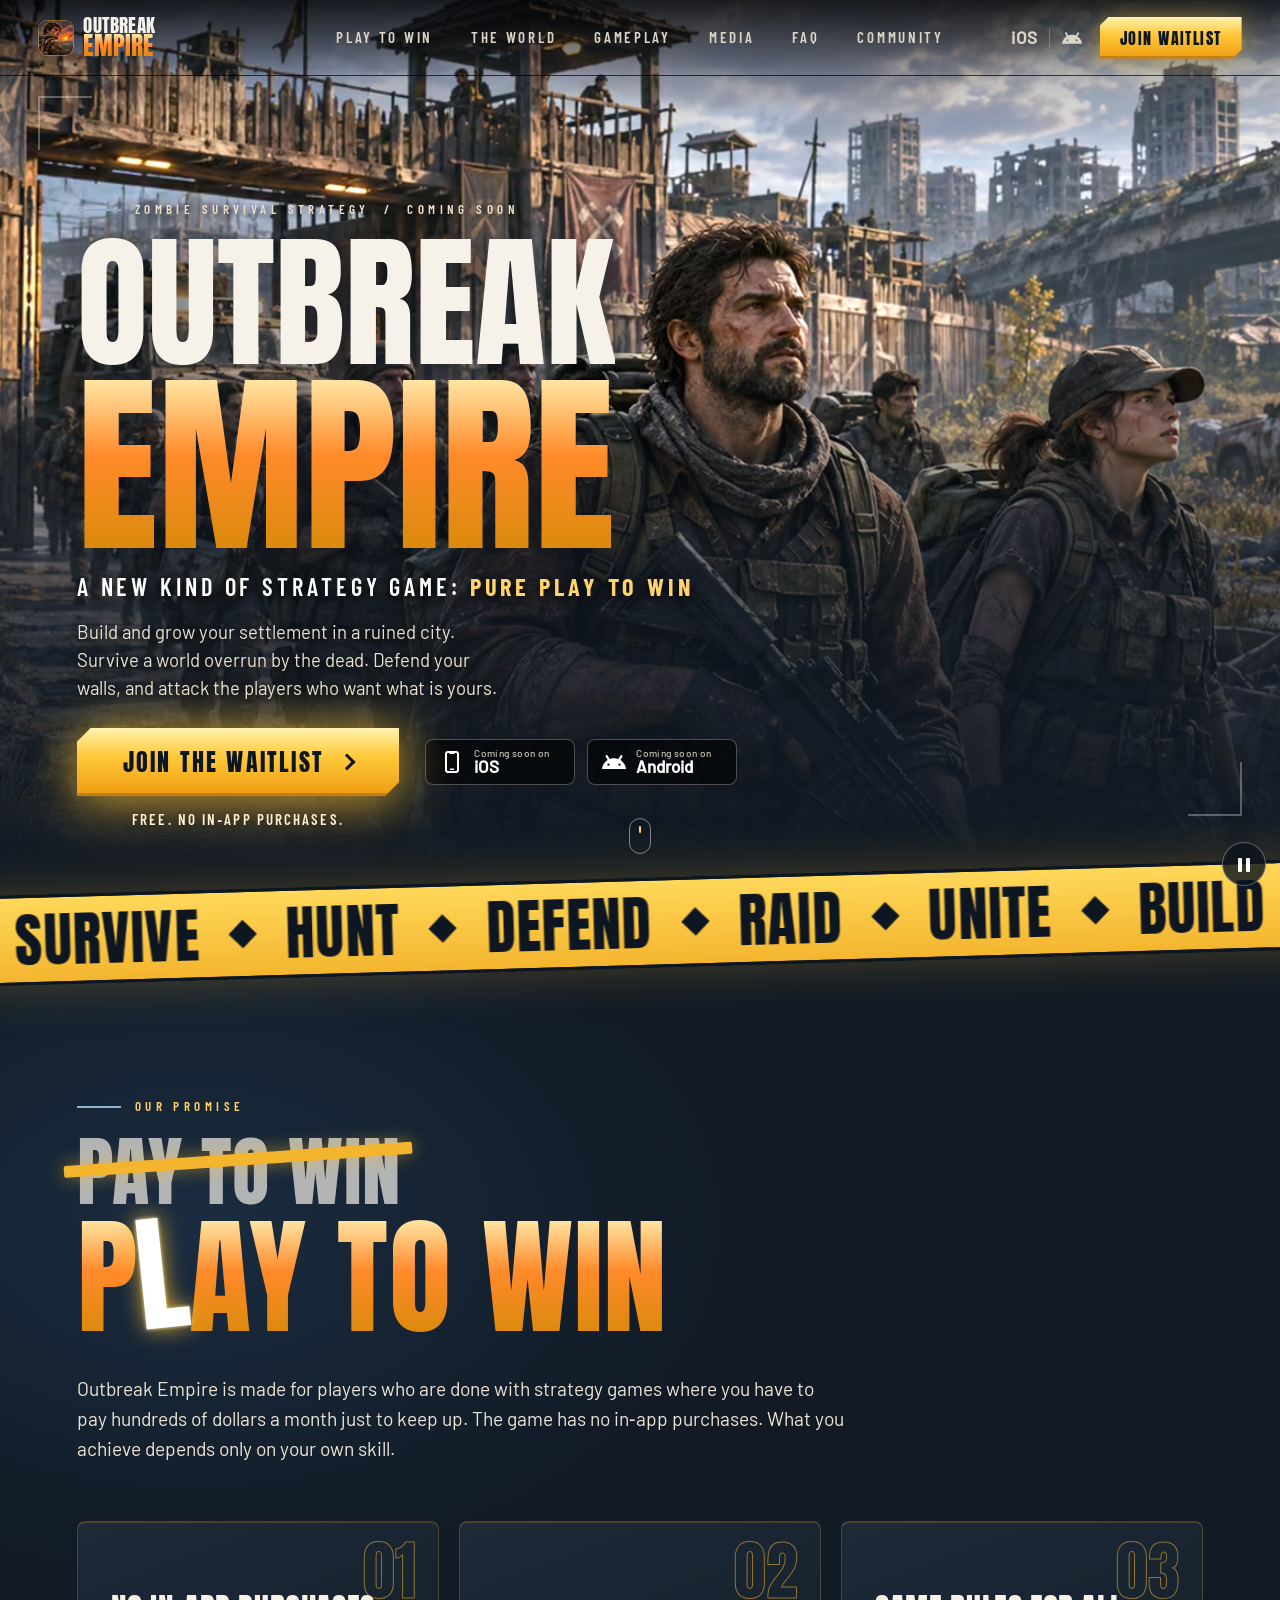
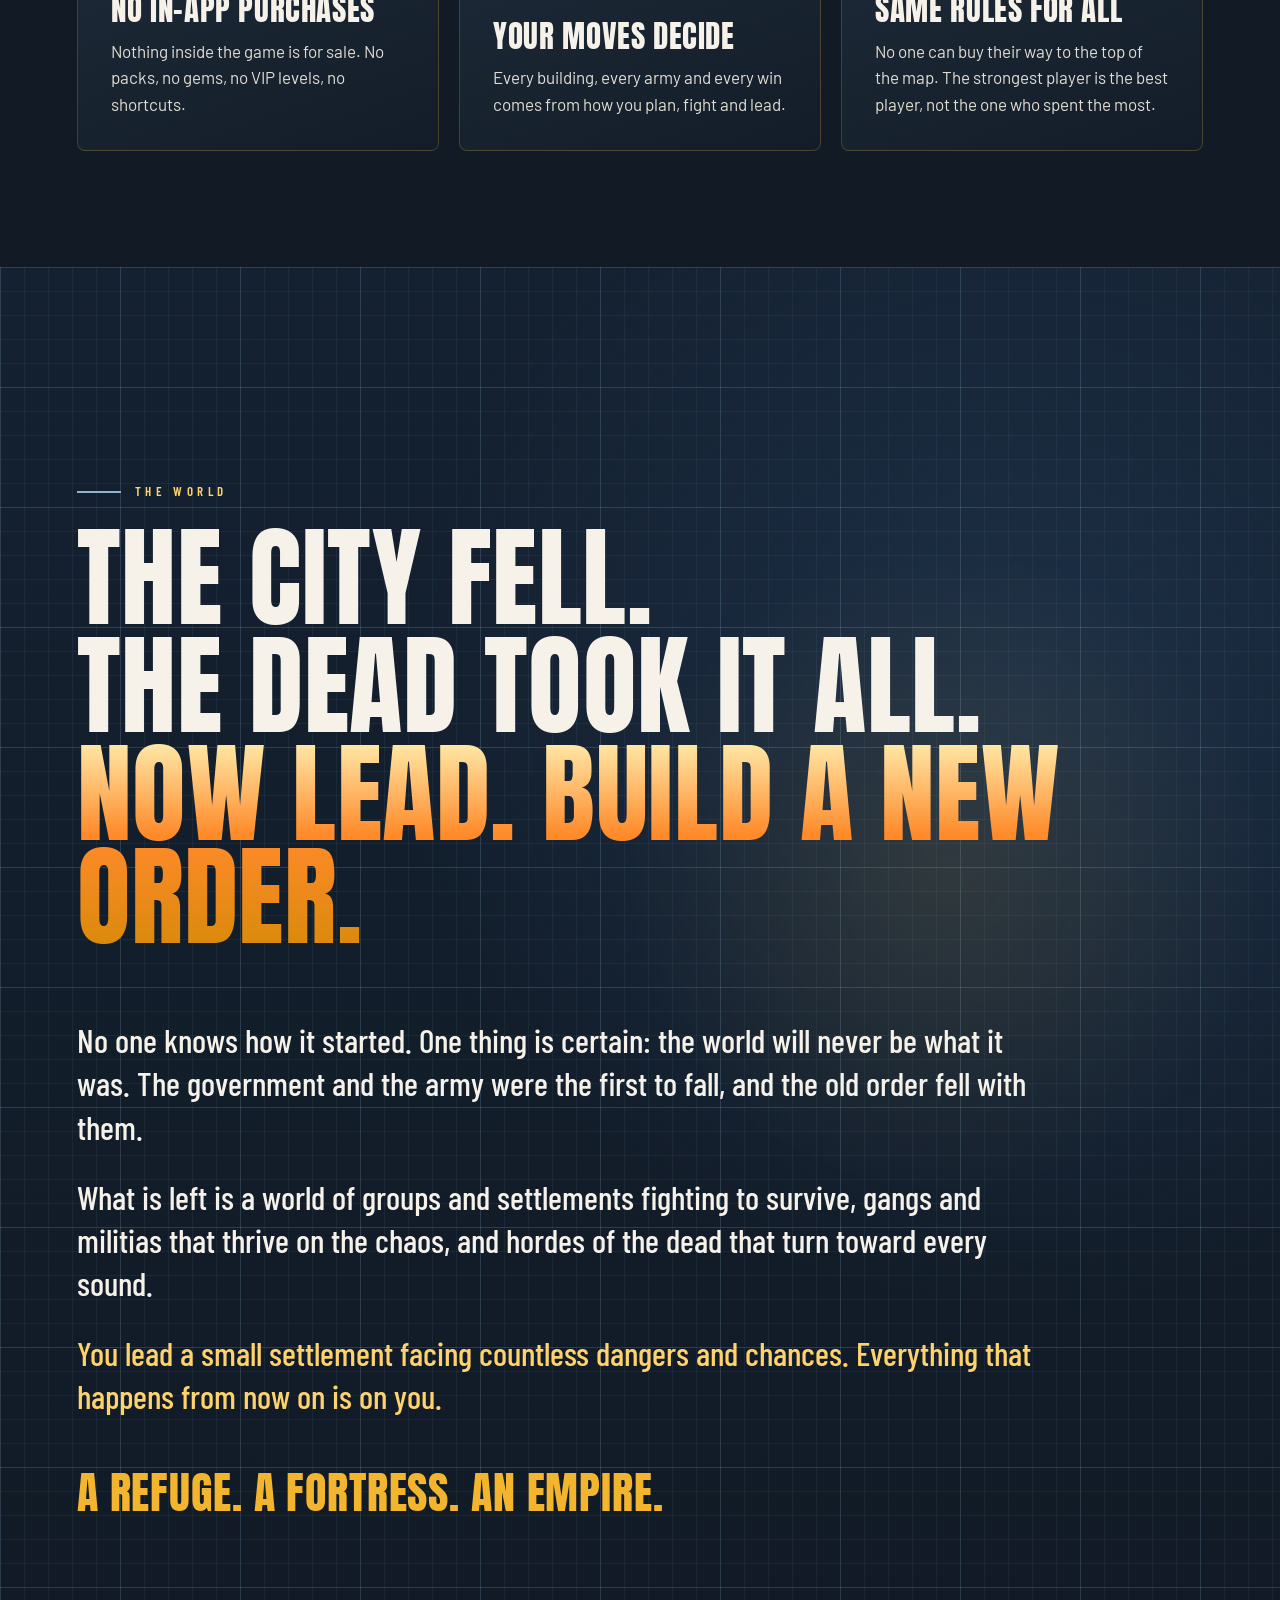
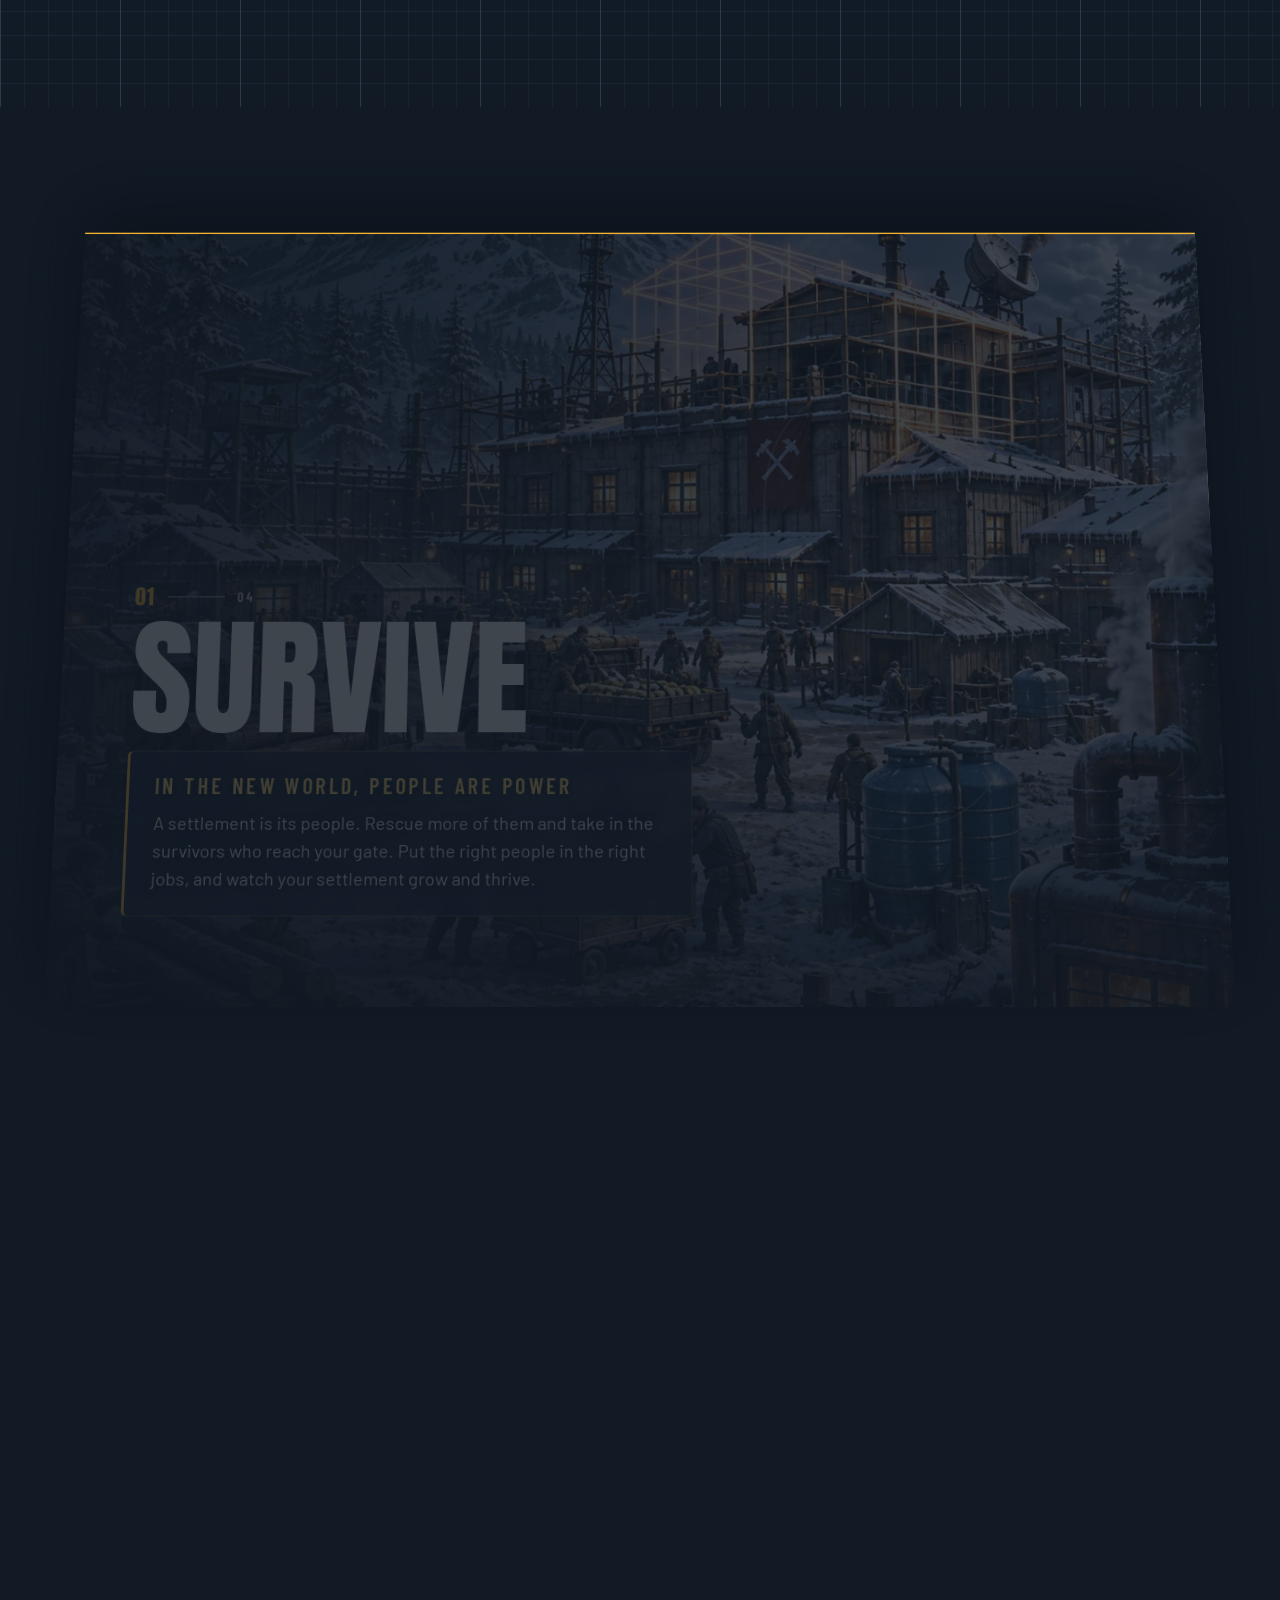
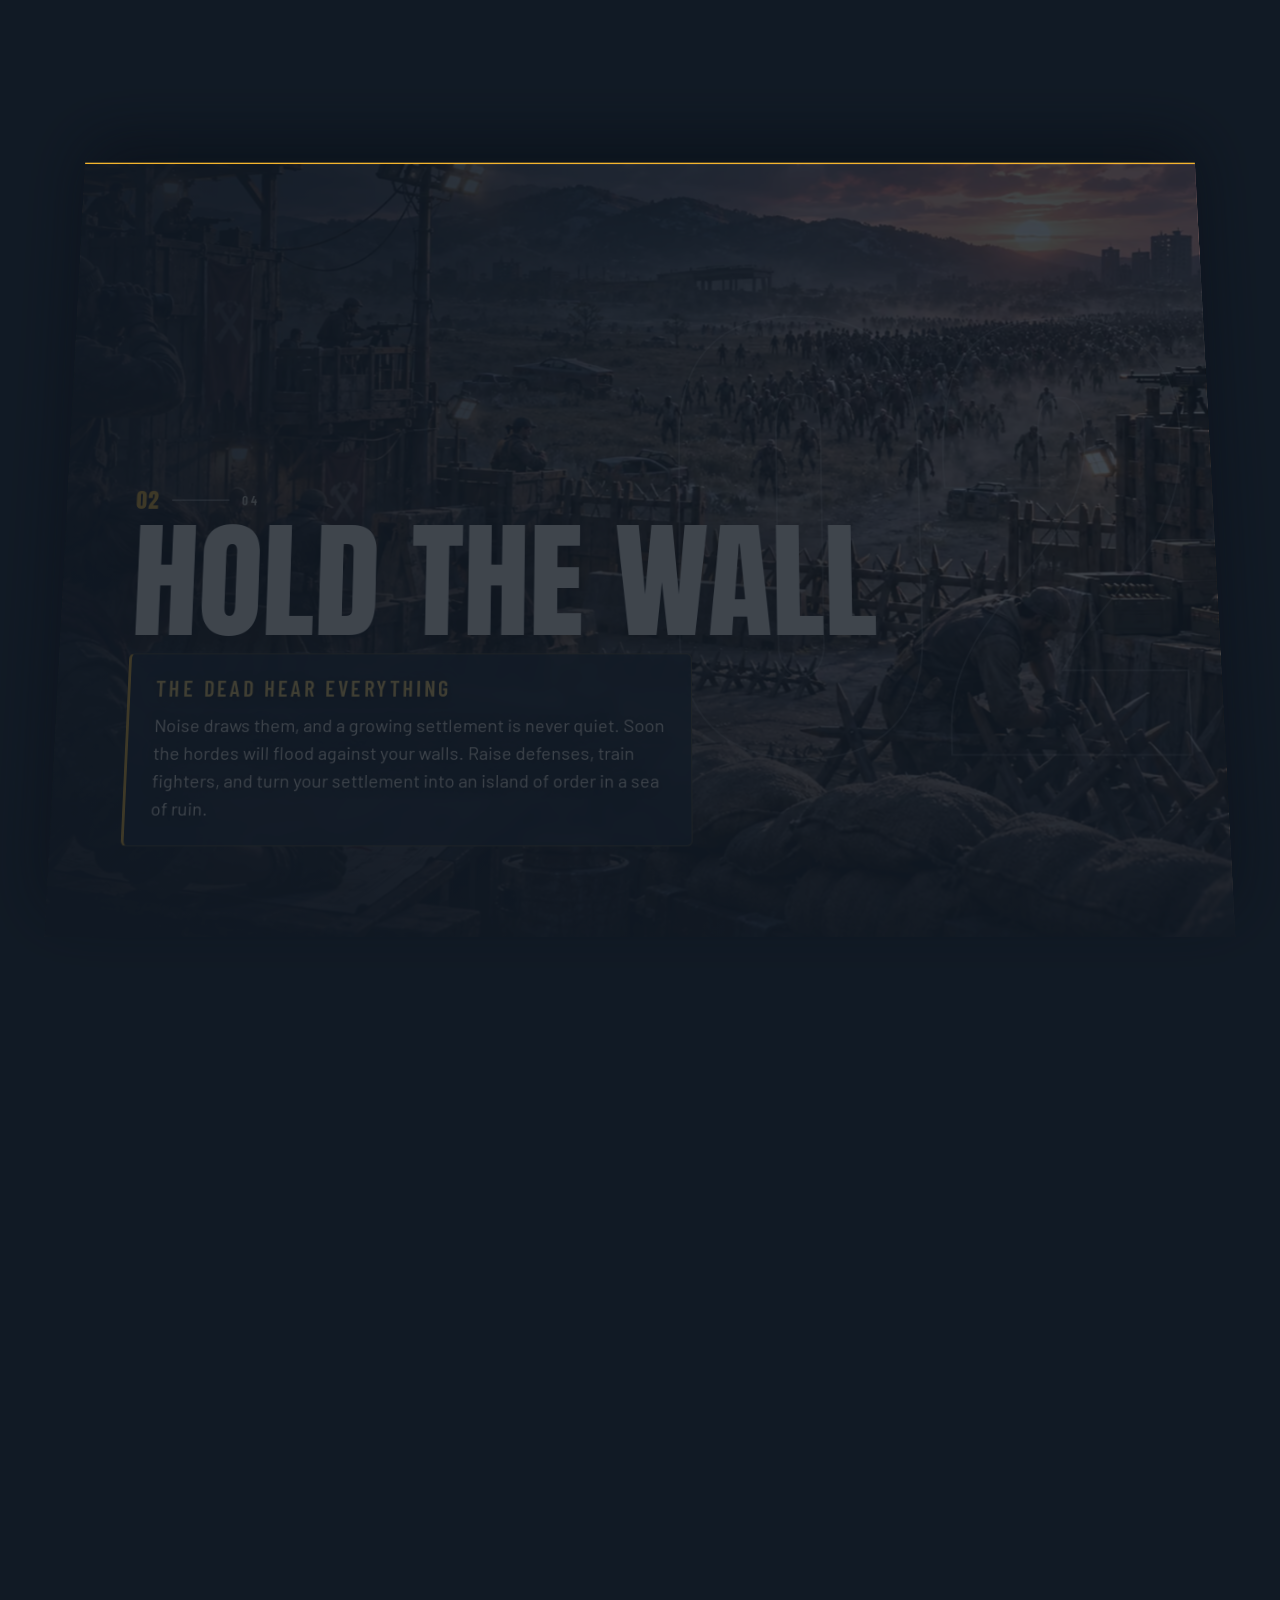
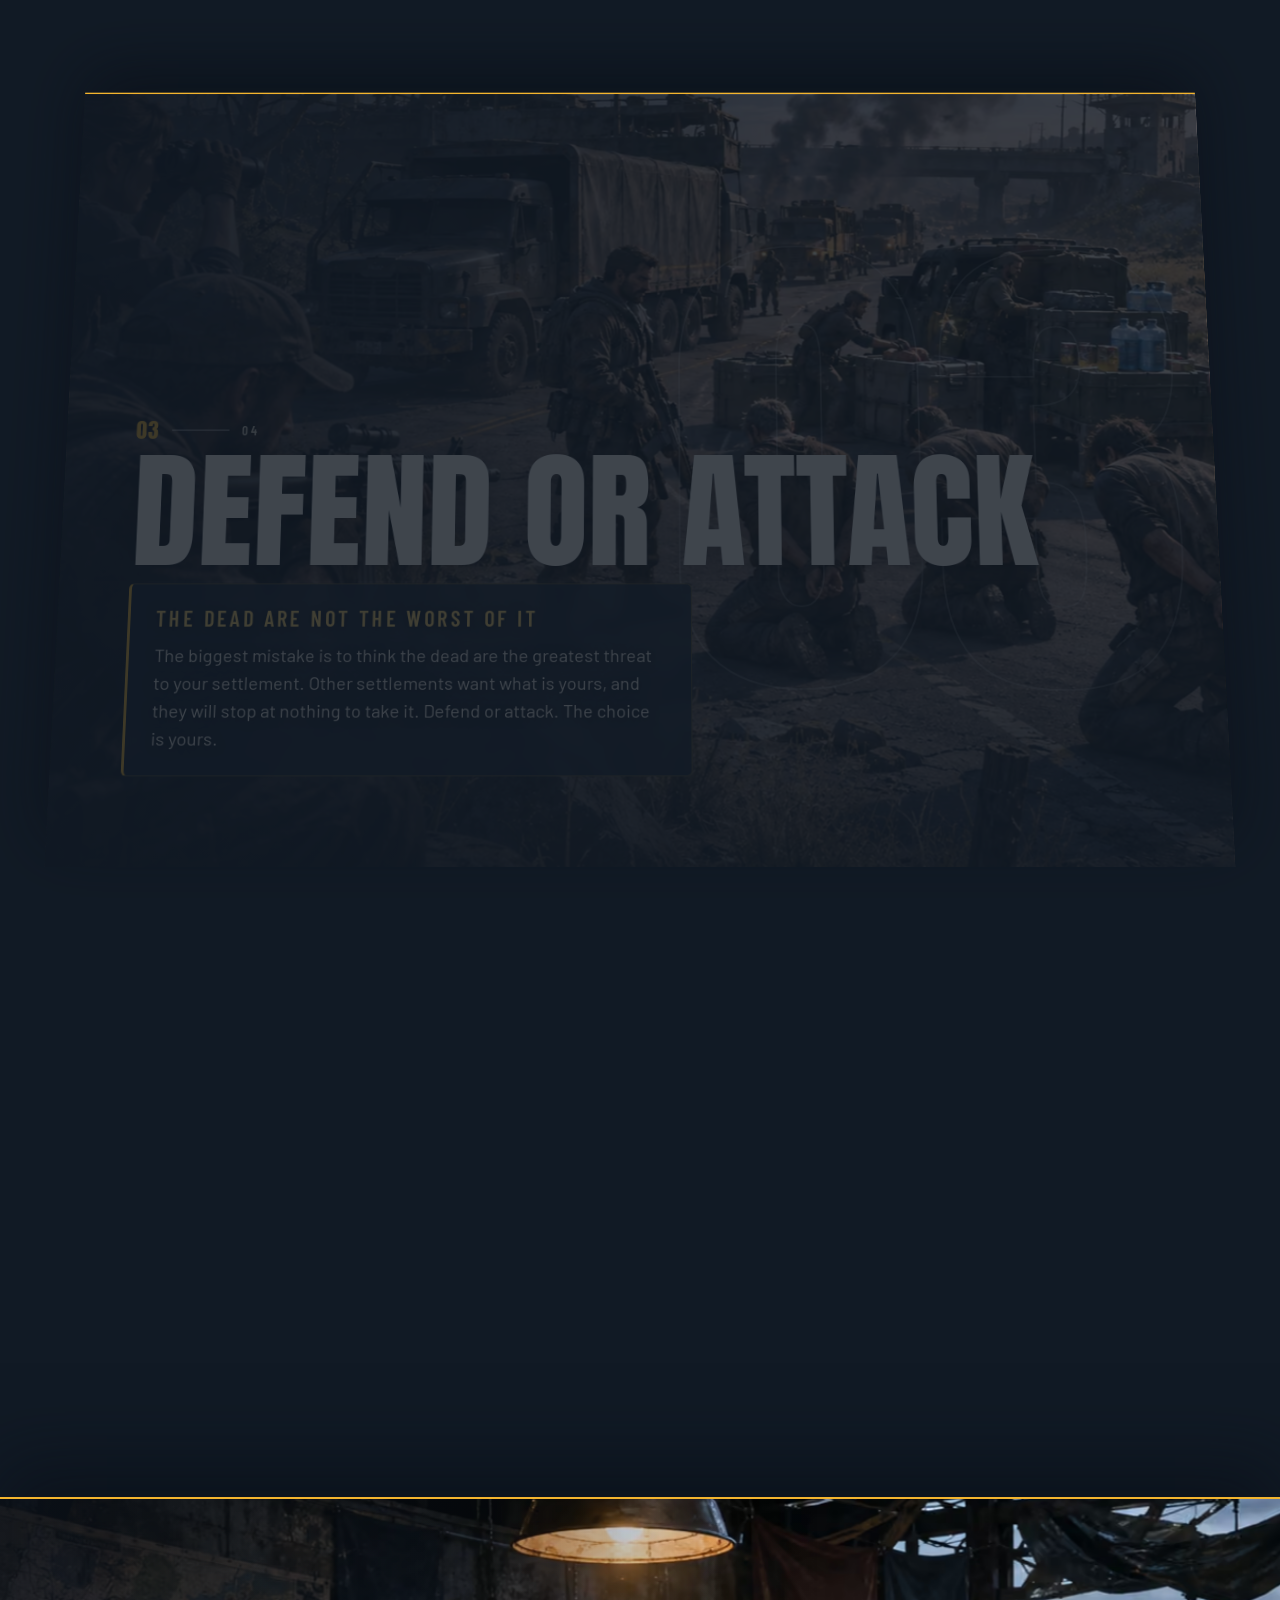
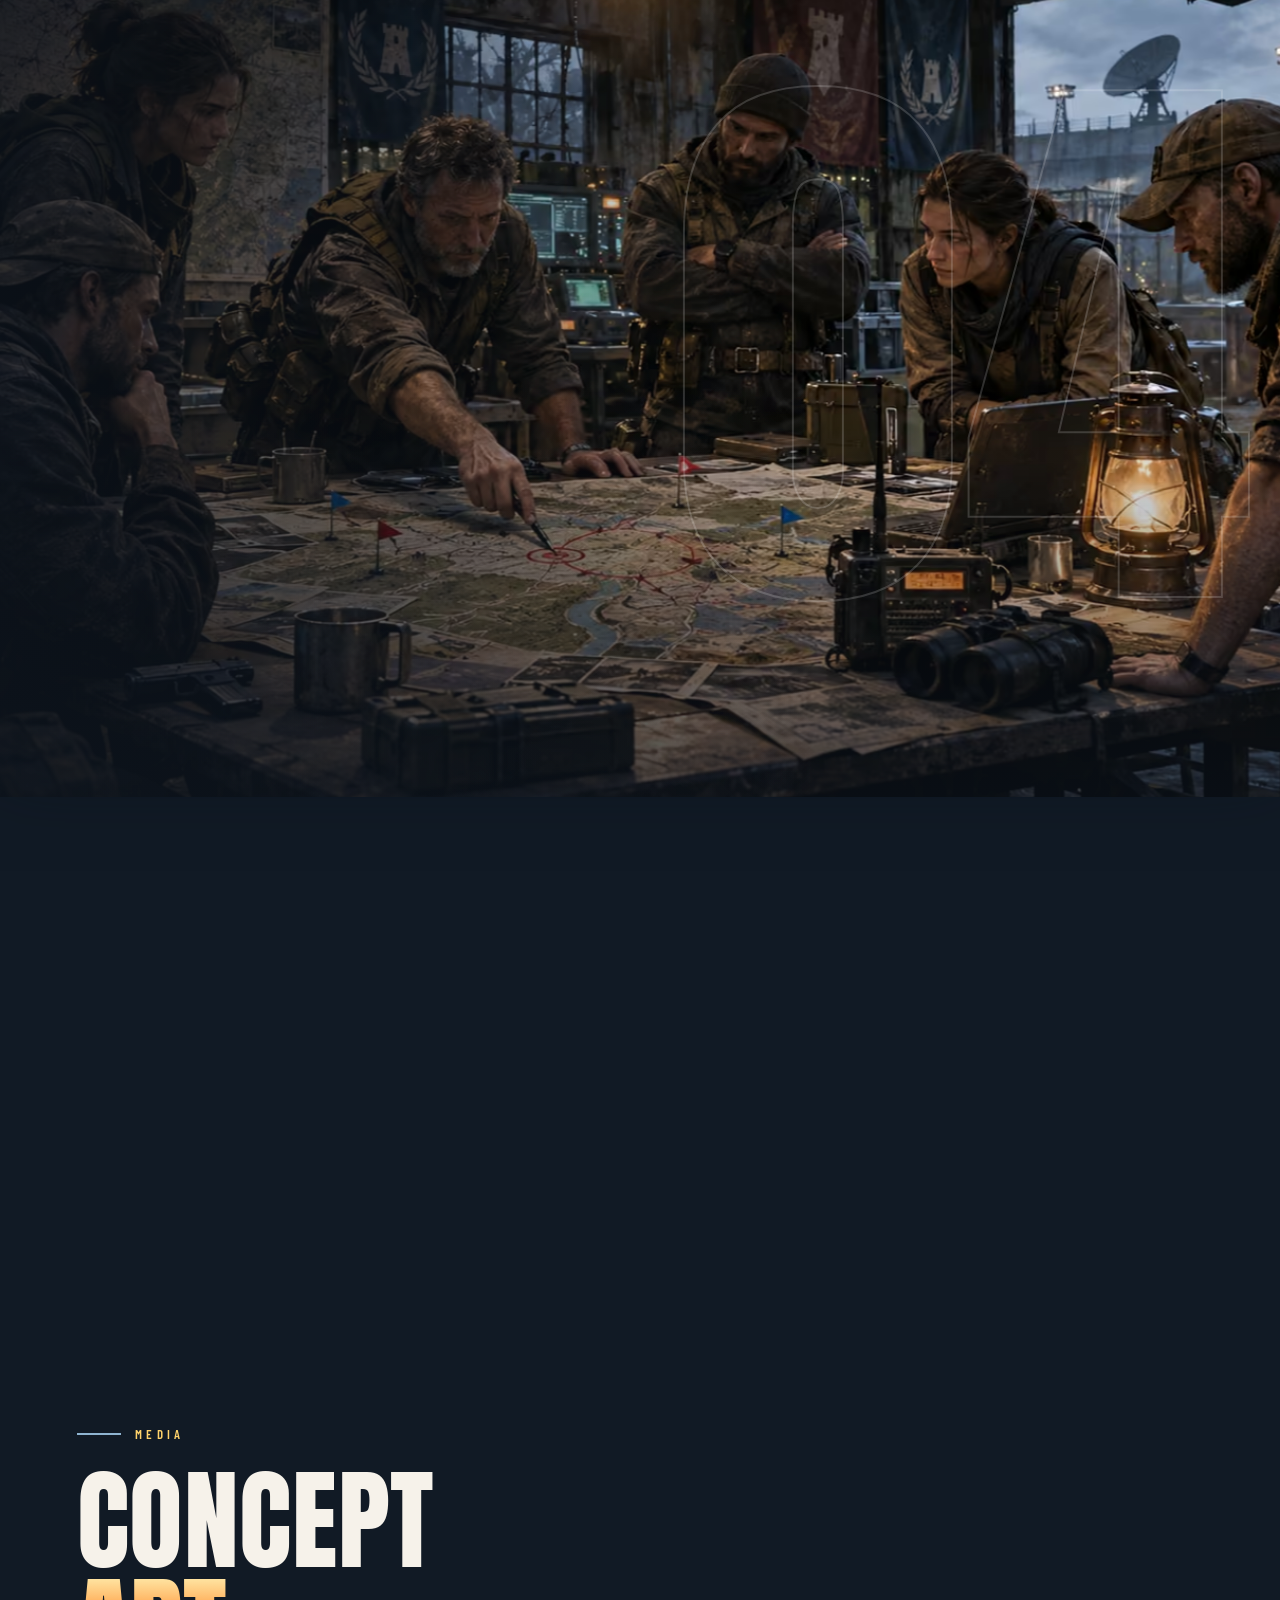
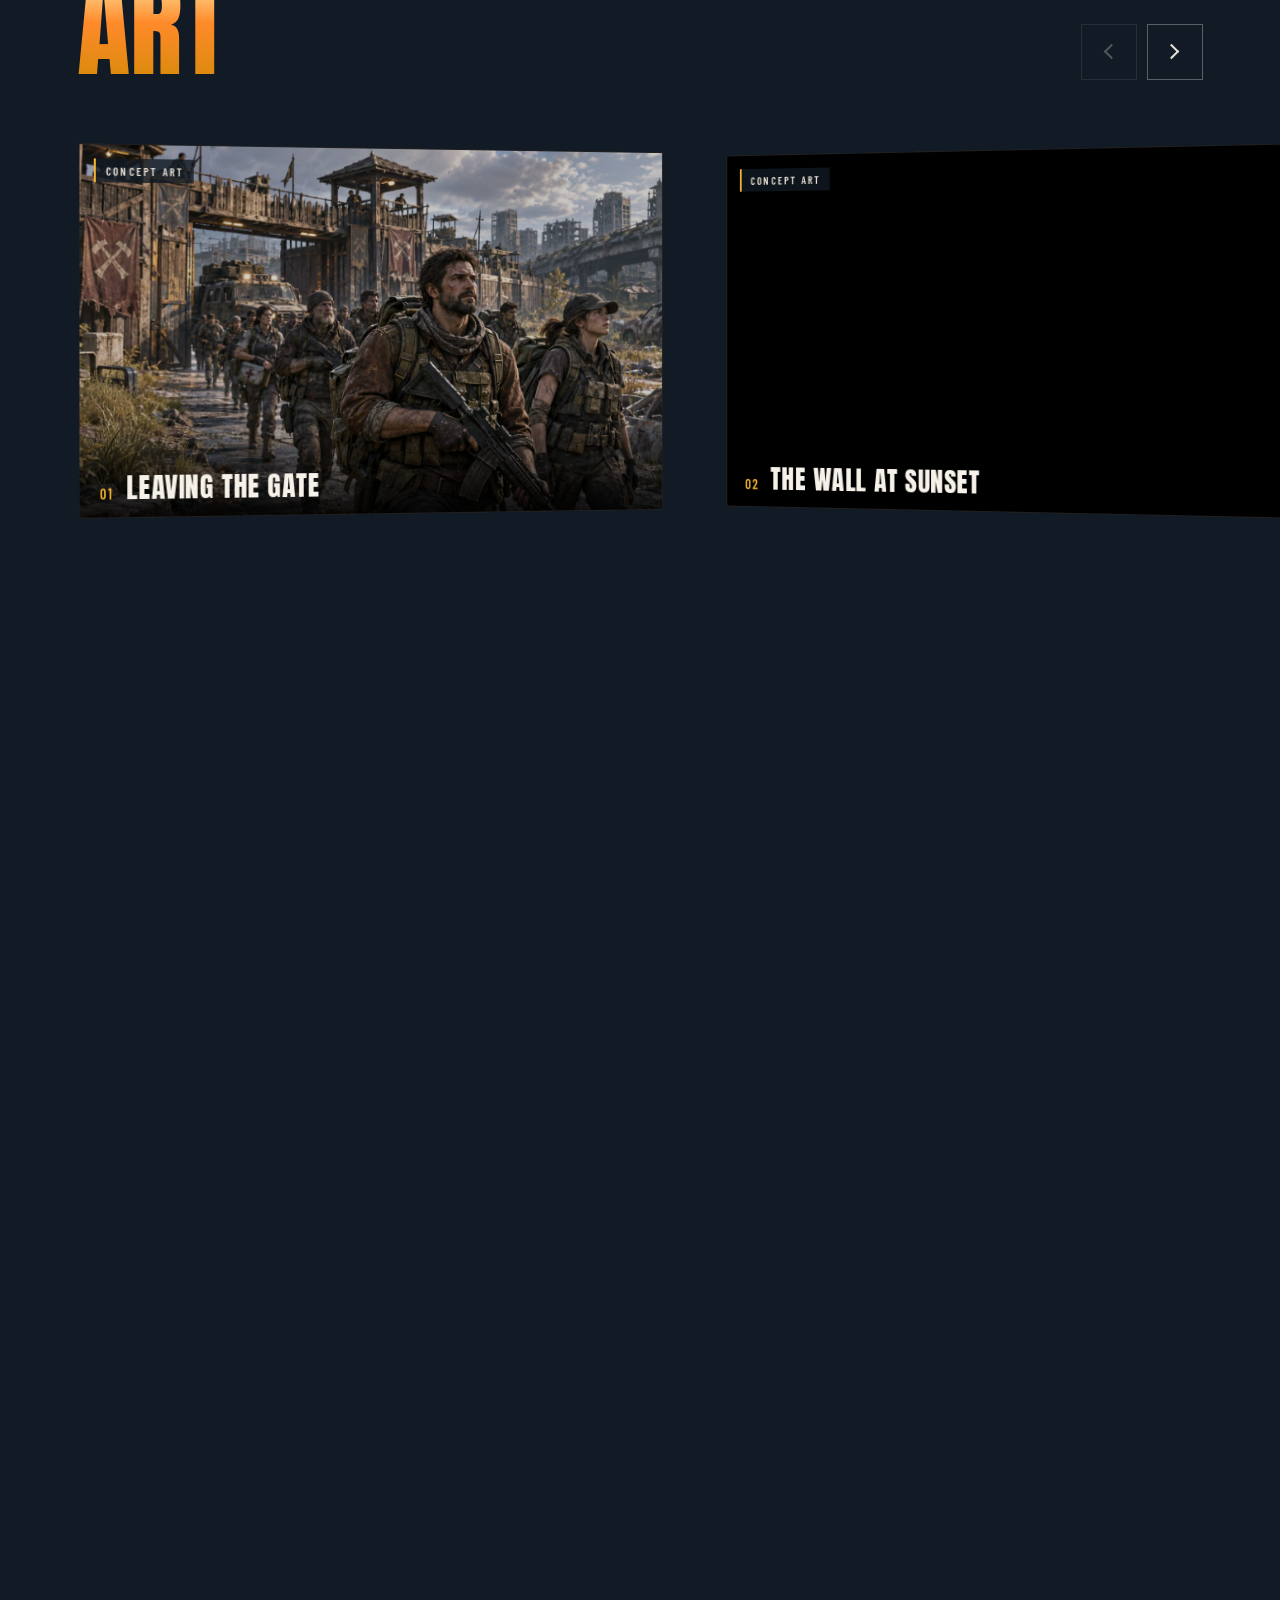
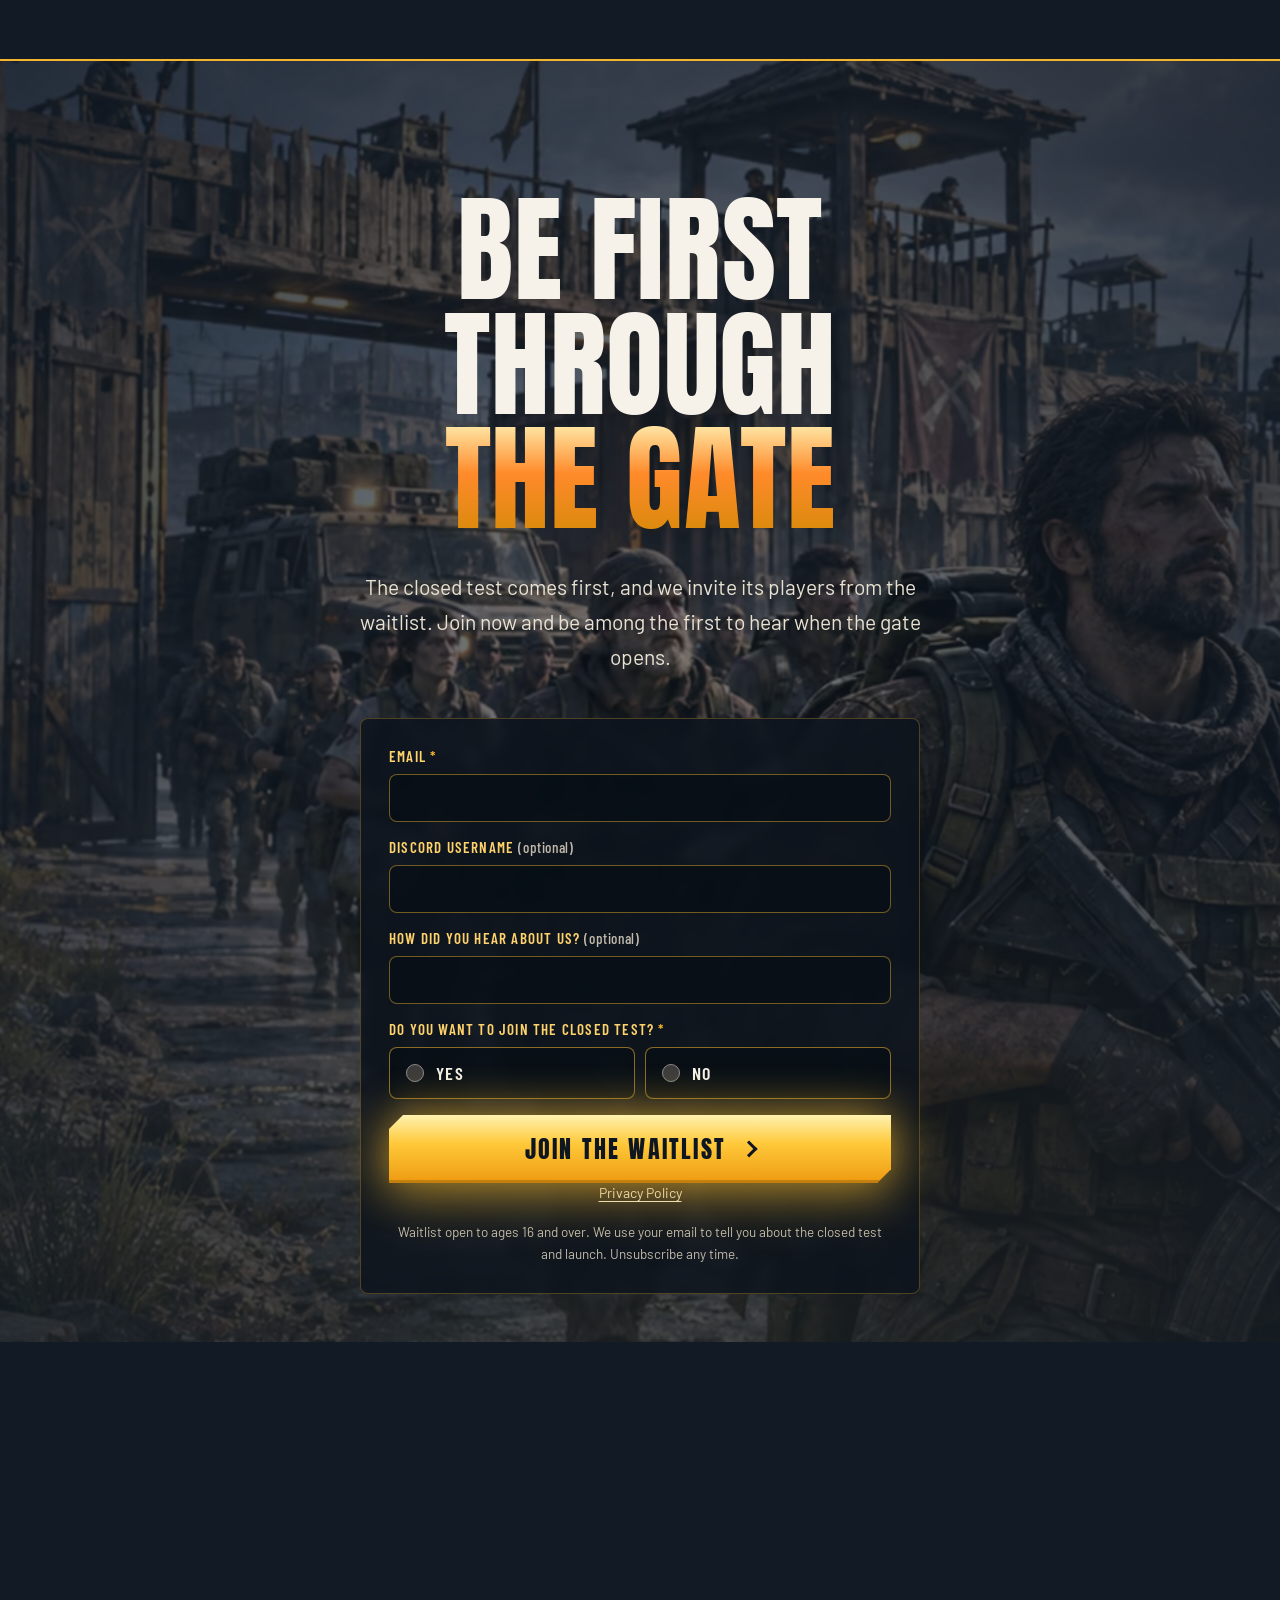
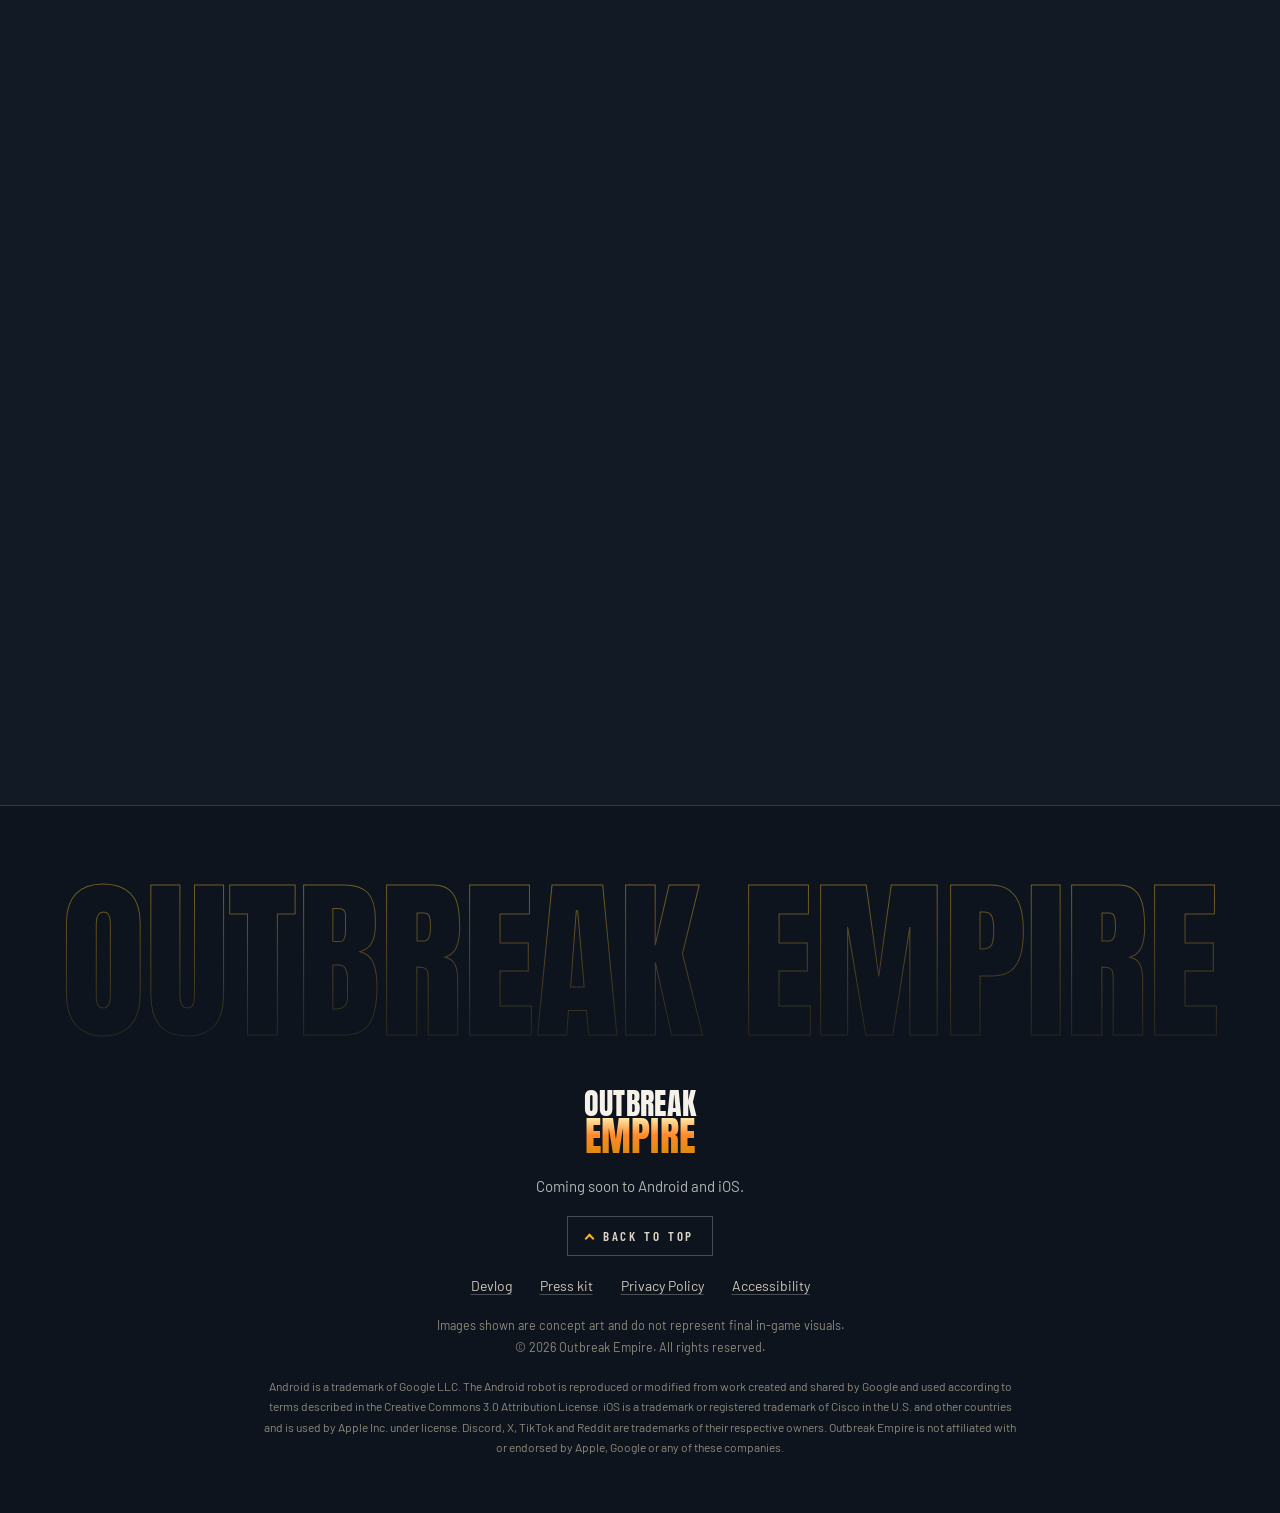
<file: index.html>
<!doctype html>
<html lang="en">
<head>
<meta charset="utf-8">
<meta name="viewport" content="width=device-width, initial-scale=1">
<title>Outbreak Empire – Zombie Survival Strategy Game for Android &amp; iOS</title>
<meta name="description" content="Zombie survival strategy for Android and iOS with no in-app purchases. Build your base in a ruined city, hold off the hordes and fight real players in PvP.">
<meta name="theme-color" content="#111a25">
<meta name="color-scheme" content="dark">
<link rel="canonical" href="https://outbreakempire.com/">

<meta property="og:type" content="website">
<meta property="og:site_name" content="Outbreak Empire">
<meta property="og:locale" content="en_US">
<meta property="og:title" content="Outbreak Empire – Zombie Survival Strategy Game for Android &amp; iOS">
<meta property="og:description" content="Zombie survival strategy for Android and iOS with no in-app purchases. Build your base in a ruined city, hold off the hordes and fight real players in PvP.">
<meta property="og:url" content="https://outbreakempire.com/">
<meta property="og:image" content="https://outbreakempire.com/images/og.jpg">
<meta property="og:image:width" content="1200">
<meta property="og:image:height" content="630">
<meta property="og:image:alt" content="Outbreak Empire: a band of survivors leaving a fortified settlement">
<meta name="twitter:card" content="summary_large_image">
<meta name="twitter:site" content="@OutbreakEmpGame">
<meta name="twitter:title" content="Outbreak Empire – Zombie Survival Strategy Game for Android &amp; iOS">
<meta name="twitter:description" content="Zombie survival strategy for Android and iOS with no in-app purchases. Build your base in a ruined city, hold off the hordes and fight real players in PvP.">
<meta name="twitter:image" content="https://outbreakempire.com/images/og.jpg">
<meta name="twitter:image:alt" content="Outbreak Empire: a band of survivors leaving a fortified settlement">

<link rel="icon" href="images/favicon-32.png" sizes="32x32" type="image/png">
<link rel="icon" href="images/favicon-192.png" sizes="192x192" type="image/png">
<link rel="apple-touch-icon" href="images/apple-touch-icon.png">

<link rel="preload" href="assets/fonts/anton-400.woff2" as="font" type="font/woff2" crossorigin>
<link rel="preload" href="assets/fonts/barlow-condensed-600.woff2" as="font" type="font/woff2" crossorigin>
<link rel="preload" as="image" type="image/avif" href="images/hero-800.avif" imagesrcset="images/hero-800.avif 800w, images/hero-1600.avif 1600w" imagesizes="(max-aspect-ratio: 1/1) 178vh, 100vw" fetchpriority="high">
<link rel="stylesheet" href="style.css">
<script>(function(d){d.classList.add('js');if(matchMedia('(prefers-reduced-motion: reduce)').matches)d.classList.add('still')})(document.documentElement);</script>
<script type="application/ld+json">
{"@context": "https://schema.org", "@type": "VideoGame", "name": "Outbreak Empire",
 "url": "https://outbreakempire.com/",
 "image": "https://outbreakempire.com/images/og.jpg",
 "description": "A zombie survival strategy game for Android and iOS, built on pure play to win: build a settlement in a ruined city, survive the zombie hordes, defend your walls and raid other players on a live map. There are no in-app purchases, so what you achieve depends only on how you play.",
 "genre": ["Strategy", "Survival", "Zombie", "Post-apocalyptic", "Base building", "PvP"], "keywords": "zombie strategy game, base building game, post-apocalyptic survival, mobile strategy game, PvP strategy, multiplayer strategy, play to win, no pay to win, no in-app purchases",
 "gamePlatform": ["Android", "iOS"], "operatingSystem": "Android, iOS", "applicationCategory": "Game", "playMode": "MultiPlayer", "inLanguage": "en",
 "sameAs": ["https://discord.gg/R8zea6GDbc", "https://x.com/OutbreakEmpGame", "https://www.tiktok.com/@playoutbreakempire", "https://www.reddit.com/user/OutbreakEmpire"]}
</script>
<script type="application/ld+json">
{
 "@context": "https://schema.org",
 "@type": "FAQPage",
 "mainEntity": [
  {
   "@type": "Question",
   "name": "What kind of game is Outbreak Empire?",
   "acceptedAnswer": {
    "@type": "Answer",
    "text": "A post-apocalyptic zombie strategy game for Android and iOS, built on pure play to win. You build and grow your base, a settlement in a ruined city, take in survivors and put them to work, hold your walls against the hordes, and defend against or attack other players who want what is yours. It is a multiplayer strategy game: join a coalition and plan your wars together."
   }
  },
  {
   "@type": "Question",
   "name": "When does Outbreak Empire come out?",
   "acceptedAnswer": {
    "@type": "Answer",
    "text": "There is no launch date yet. A closed test comes first. Join the waitlist and we will email you as soon as there is news."
   }
  },
  {
   "@type": "Question",
   "name": "Which devices will it run on?",
   "acceptedAnswer": {
    "@type": "Answer",
    "text": "Outbreak Empire is a post-apocalyptic mobile game, being made for Android and iOS."
   }
  },
  {
   "@type": "Question",
   "name": "Will it be free?",
   "acceptedAnswer": {
    "@type": "Answer",
    "text": "Yes. Outbreak Empire will be free, with no in-app purchases at all."
   }
  },
  {
   "@type": "Question",
   "name": "Is Outbreak Empire pay to win?",
   "acceptedAnswer": {
    "@type": "Answer",
    "text": "No. It is play to win. Nothing in the game is for sale, so no one can buy power, speed or resources. The top of the map belongs to the players who play best."
   }
  },
  {
   "@type": "Question",
   "name": "What is the closed test?",
   "acceptedAnswer": {
    "@type": "Answer",
    "text": "An early version of the game, played by a limited group before launch so we can find problems and tune the balance. We will invite players from the waitlist. Joining the waitlist does not guarantee a place."
   }
  },
  {
   "@type": "Question",
   "name": "Do I play alone?",
   "acceptedAnswer": {
    "@type": "Answer",
    "text": "No. Every settlement shares the world with real players. Defend against them, attack them, or join a coalition and take on what no single settlement could."
   }
  },
  {
   "@type": "Question",
   "name": "Are these pictures from the game?",
   "acceptedAnswer": {
    "@type": "Answer",
    "text": "Not yet. They are concept art that shows the world and the mood we are building. The finished game will look different."
   }
  },
  {
   "@type": "Question",
   "name": "How do I contact you?",
   "acceptedAnswer": {
    "@type": "Answer",
    "text": "Send us a direct message on our Discord server: https://discord.gg/R8zea6GDbc"
   }
  }
 ]
}
</script>
</head>
<body>
<a class="skip" href="#main">Skip to content</a>
<div class="bar" aria-hidden="true"><i></i></div>

<header class="nav">
  <a class="nav__logo wm" href="#top" aria-label="Outbreak Empire, back to top"><img class="wm__ico" src="images/icon-96.webp" width="36" height="36" alt=""><span aria-hidden="true">Outbreak <b>Empire</b></span></a>
  <nav class="nav__links" id="menu" aria-label="Main">
    <a href="#play-to-win">Play to Win</a>
    <a href="#world">The World</a>
    <a href="#features">Gameplay</a>
    <a href="#media">Media</a>
    <a href="#faq">FAQ</a>
    <a href="#community">Community</a>
  </nav>
  <div class="nav__end">
    <div class="plat" role="img" aria-label="Coming soon on iOS and Android">
      <span class="plat__soon" aria-hidden="true">Coming soon</span>
      <span class="plat__ios" title="Coming soon on iOS" aria-hidden="true">iOS</span>
      <span class="plat__and" title="Coming soon on Android" aria-hidden="true"><span class="ico ico--android"></span><span class="plat__word">Android</span></span>
    </div>
    <a class="btn btn--sm" href="#signup"><span class="btn__t">Join waitlist</span></a>
    <button class="nav__menu" type="button" aria-expanded="false" aria-controls="menu" hidden><span class="sr-only">Menu</span><i aria-hidden="true"></i></button>
  </div>
</header>
<button class="motion" type="button" aria-pressed="false" hidden><span class="motion__ico" aria-hidden="true"></span><span class="motion__t">Pause motion</span></button>

<main id="main" tabindex="-1">

  <!-- HERO -->
  <section class="hero" id="top">
    <div class="hero__bg">
      <picture><source type="image/avif" srcset="images/hero-800.avif 800w, images/hero-1600.avif 1600w" sizes="(max-aspect-ratio: 1/1) 178vh, 100vw"><img src="images/hero-800.webp" srcset="images/hero-800.webp 800w, images/hero-1600.webp 1600w" sizes="(max-aspect-ratio: 1/1) 178vh, 100vw" alt="Armed survivors leave the gate of a fortified settlement in a ruined city" fetchpriority="high" decoding="async" width="800" height="450"></picture>
    </div>
    <div class="hero__shade" aria-hidden="true"></div>
    <div class="hero__in">
      <p class="kicker hero__kicker"><i aria-hidden="true"></i>Zombie survival strategy <span aria-hidden="true">/</span> Coming soon</p>
      <h1 class="mega">
        <span class="sr-only">Outbreak Empire</span>
        <span class="mega__a" aria-hidden="true"><span style="--i:0">O</span><span style="--i:1">U</span><span style="--i:2">T</span><span style="--i:3">B</span><span style="--i:4">R</span><span style="--i:5">E</span><span style="--i:6">A</span><span style="--i:7">K</span></span>
        <span class="mega__b" aria-hidden="true"><span style="--i:0">E</span><span style="--i:1">M</span><span style="--i:2">P</span><span style="--i:3">I</span><span style="--i:4">R</span><span style="--i:5">E</span></span>
      </h1>
      <h2 class="hero__line">A new kind of strategy game: <b>pure play to win</b></h2>
      <p class="hero__sub">Build and grow your settlement in a ruined city. Survive a world overrun by the dead. Defend your walls, and attack the players who want what is yours.</p>
      <div class="hero__cta">
        <a class="btn btn--lg" href="#signup"><span class="btn__t">Join the waitlist</span></a>
        <p class="cta__note">Free. No in&#8209;app purchases.</p>
        <div class="stores">
          <span class="store"><span class="ico ico--phone" aria-hidden="true"></span><span><small>Coming soon on</small>iOS</span></span>
          <span class="store"><span class="ico ico--android" aria-hidden="true"></span><span><small>Coming soon on</small>Android</span></span>
        </div>
      </div>
    </div>
    <a class="hero__down" href="#play-to-win" aria-label="Scroll down"><span></span></a>
    <span class="frame frame--tl" aria-hidden="true"></span><span class="frame frame--br" aria-hidden="true"></span>
  </section>

  <!-- TICKER: moves only with the scroll -->
  <div class="tick" aria-hidden="true">
    <div class="tick__row"><span>Build</span><i></i><span>Survive</span><i></i><span>Hunt</span><i></i><span>Defend</span><i></i><span>Raid</span><i></i><span>Unite</span><i></i><span>Build</span><i></i><span>Survive</span><i></i><span>Hunt</span><i></i><span>Defend</span><i></i><span>Raid</span><i></i><span>Unite</span><i></i><span>Build</span><i></i><span>Survive</span><i></i><span>Hunt</span><i></i><span>Defend</span><i></i><span>Raid</span><i></i><span>Unite</span><i></i><span>Build</span><i></i><span>Survive</span><i></i><span>Hunt</span><i></i><span>Defend</span><i></i><span>Raid</span><i></i><span>Unite</span><i></i></div>
  </div>

  <!-- PLAY TO WIN: the promise -->
  <section class="ptw" id="play-to-win" aria-labelledby="ptw-h">
    <div class="ptw__in">
      <p class="kicker rv"><i aria-hidden="true"></i>Our promise</p>
      <h2 class="ptw__h rv" id="ptw-h">
        <span class="sr-only">Not pay to win. Play to win.</span>
        <span class="ptw__old" aria-hidden="true">Pay to win</span>
        <span class="ptw__new" aria-hidden="true">P<b>l</b>ay to win</span>
      </h2>
      <p class="ptw__lead rv">Outbreak Empire is made for players who are done with strategy games where you have to pay hundreds of dollars a month just to keep up. The game has no in&#8209;app purchases. What you achieve depends only on your own skill.</p>
      <ul class="ptw__grid">
        <li class="rv"><div class="card"><h3>No in-app purchases</h3><p>Nothing inside the game is for sale. No packs, no gems, no VIP levels, no shortcuts.</p></div></li>
        <li class="rv"><div class="card"><h3>Your moves decide</h3><p>Every building, every army and every win comes from how you plan, fight and lead.</p></div></li>
        <li class="rv"><div class="card"><h3>Same rules for all</h3><p>No one can buy their way to the top of the map. The strongest player is the best player, not the one who spent the most.</p></div></li>
      </ul>
    </div>
  </section>

  <!-- WORLD -->
  <section class="world" id="world">
    <div class="world__bg" aria-hidden="true"></div>
    <div class="world__in">
      <p class="kicker rv"><i aria-hidden="true"></i>The world</p>
      <h2 class="head rv"><span class="ln"><span>The city fell.</span></span> <span class="ln"><span>The dead took it all.</span></span> <span class="ln ln--fire"><span>Now lead. Build a new order.</span></span></h2>
      <div class="world__text">
        <p>No one knows how it started. One thing is certain: the world will never be what it was. The government and the army were the first to fall, and the old order fell with them.</p>
        <p>What is left is a world of groups and settlements fighting to survive, gangs and militias that thrive on the chaos, and hordes of the dead that turn toward every sound.</p>
        <p class="world__you">You lead a small settlement facing countless dangers and chances. Everything that happens from now on is on you.</p>
      </div>
      <p class="world__end rv">A refuge. A fortress. An empire.</p>
    </div>
  </section>

  <!-- GAMEPLAY: four full-screen panels that stack as you scroll -->
  <section class="feats" id="features" aria-labelledby="features-h">
    <h2 class="sr-only" id="features-h">Gameplay</h2>
    <article class="feat" id="f-survive">
      <div class="feat__media"><picture><source type="image/avif" srcset="images/winter-800.avif 800w, images/winter-1600.avif 1448w" sizes="(max-aspect-ratio: 1/1) 178vh, 100vw"><img src="images/winter-800.webp" srcset="images/winter-800.webp 800w, images/winter-1600.webp 1448w" sizes="(max-aspect-ratio: 1/1) 178vh, 100vw" alt="A snowed-in settlement with trucks of logs and food, water tanks and a furnace" loading="lazy" decoding="async" width="800" height="600"></picture></div>
      <div class="feat__shade" aria-hidden="true"></div>
      <div class="feat__body">
        <p class="feat__num" aria-hidden="true"><b>01</b><i></i>04</p>
        <h3 class="feat__title">Survive</h3>
        <div class="feat__plate">
          <p class="feat__tag">In the new world, people are power</p>
          <p class="feat__text">A settlement is its people. Rescue more of them and take in the survivors who reach your gate. Put the right people in the right jobs, and watch your settlement grow and thrive.</p>
        </div>
      </div>
      <span class="feat__ghost" aria-hidden="true">01</span>
    </article>
    <article class="feat" id="f-defend">
      <div class="feat__media"><picture><source type="image/avif" srcset="images/horde-800.avif 800w, images/horde-1600.avif 1600w" sizes="(max-aspect-ratio: 1/1) 178vh, 100vw"><img src="images/horde-800.webp" srcset="images/horde-800.webp 800w, images/horde-1600.webp 1600w" sizes="(max-aspect-ratio: 1/1) 178vh, 100vw" alt="Defenders on a barricaded wall as a horde crosses the field at sunset" loading="lazy" decoding="async" width="800" height="450"></picture></div>
      <div class="feat__shade" aria-hidden="true"></div>
      <div class="feat__body">
        <p class="feat__num" aria-hidden="true"><b>02</b><i></i>04</p>
        <h3 class="feat__title">Hold the wall</h3>
        <div class="feat__plate">
          <p class="feat__tag">The dead hear everything</p>
          <p class="feat__text">Noise draws them, and a growing settlement is never quiet. Soon the hordes will flood against your walls. Raise defenses, train fighters, and turn your settlement into an island of order in a sea of ruin.</p>
        </div>
      </div>
      <span class="feat__ghost" aria-hidden="true">02</span>
    </article>
    <article class="feat" id="f-attack">
      <div class="feat__media"><picture><source type="image/avif" srcset="images/convoy-800.avif 800w, images/convoy-1600.avif 1600w" sizes="(max-aspect-ratio: 1/1) 178vh, 100vw"><img src="images/convoy-800.webp" srcset="images/convoy-800.webp 800w, images/convoy-1600.webp 1600w" sizes="(max-aspect-ratio: 1/1) 178vh, 100vw" alt="Raiders ambush another settlement's convoy on a ruined highway" loading="lazy" decoding="async" width="800" height="450"></picture></div>
      <div class="feat__shade" aria-hidden="true"></div>
      <div class="feat__body">
        <p class="feat__num" aria-hidden="true"><b>03</b><i></i>04</p>
        <h3 class="feat__title">Defend or attack</h3>
        <div class="feat__plate">
          <p class="feat__tag">The dead are not the worst of it</p>
          <p class="feat__text">The biggest mistake is to think the dead are the greatest threat to your settlement. Other settlements want what is yours, and they will stop at nothing to take it. Defend or attack. The choice is yours.</p>
        </div>
      </div>
      <span class="feat__ghost" aria-hidden="true">03</span>
    </article>
    <article class="feat" id="f-unite">
      <div class="feat__media"><picture><source type="image/avif" srcset="images/warroom-800.avif 800w, images/warroom-1600.avif 1600w" sizes="(max-aspect-ratio: 1/1) 178vh, 100vw"><img src="images/warroom-800.webp" srcset="images/warroom-800.webp 800w, images/warroom-1600.webp 1600w" sizes="(max-aspect-ratio: 1/1) 178vh, 100vw" alt="Survivors around a map table planning a strike" loading="lazy" decoding="async" width="800" height="450"></picture></div>
      <div class="feat__shade" aria-hidden="true"></div>
      <div class="feat__body">
        <p class="feat__num" aria-hidden="true"><b>04</b><i></i>04</p>
        <h3 class="feat__title">Unite</h3>
        <div class="feat__plate">
          <p class="feat__tag">No one holds a city alone</p>
          <p class="feat__text">Join a coalition or found your own. Answer when your allies call, plan your wars together, and fight for the places that decide who runs the city.</p>
        </div>
      </div>
      <span class="feat__ghost" aria-hidden="true">04</span>
    </article>
  </section>

  <!-- MEDIA -->
  <section class="media" id="media">
    <div class="media__head">
      <div>
        <p class="kicker rv"><i aria-hidden="true"></i>Media</p>
        <h2 class="head rv"><span class="ln"><span>Concept</span></span> <span class="ln ln--fire"><span>art</span></span></h2>
      </div>
      <div class="reel__nav">
        <button class="reel__btn reel__btn--prev" type="button" aria-label="Previous pictures"></button>
        <button class="reel__btn reel__btn--next" type="button" aria-label="Next pictures"></button>
      </div>
    </div>
    <ul class="reel">
      <li><button class="shot" type="button" data-full="images/hero-1600.webp" aria-label="View: leaving the gate">
        <picture><source type="image/avif" srcset="images/hero-800.avif 800w, images/hero-1600.avif 1600w" sizes="(min-width: 900px) 46vw, 82vw"><img src="images/hero-800.webp" srcset="images/hero-800.webp 800w, images/hero-1600.webp 1600w" sizes="(min-width: 900px) 46vw, 82vw" alt="A squad of survivors leaving the settlement gate" loading="lazy" decoding="async" width="800" height="450"></picture>
        <span class="shot__cap" aria-hidden="true"><b>01</b>Leaving the gate</span>
      </button></li>
      <li><button class="shot" type="button" data-full="images/horde-1600.webp" aria-label="View: the wall at sunset">
        <picture><source type="image/avif" srcset="images/horde-800.avif 800w, images/horde-1600.avif 1600w" sizes="(min-width: 900px) 46vw, 82vw"><img src="images/horde-800.webp" srcset="images/horde-800.webp 800w, images/horde-1600.webp 1600w" sizes="(min-width: 900px) 46vw, 82vw" alt="Defenders on the wall as the horde approaches" loading="lazy" decoding="async" width="800" height="450"></picture>
        <span class="shot__cap" aria-hidden="true"><b>02</b>The wall at sunset</span>
      </button></li>
      <li><button class="shot" type="button" data-full="images/convoy-1600.webp" aria-label="View: the ambush">
        <picture><source type="image/avif" srcset="images/convoy-800.avif 800w, images/convoy-1600.avif 1600w" sizes="(min-width: 900px) 46vw, 82vw"><img src="images/convoy-800.webp" srcset="images/convoy-800.webp 800w, images/convoy-1600.webp 1600w" sizes="(min-width: 900px) 46vw, 82vw" alt="A convoy ambush on the highway" loading="lazy" decoding="async" width="800" height="450"></picture>
        <span class="shot__cap" aria-hidden="true"><b>03</b>The ambush</span>
      </button></li>
      <li><button class="shot" type="button" data-full="images/warroom-1600.webp" aria-label="View: the war room">
        <picture><source type="image/avif" srcset="images/warroom-800.avif 800w, images/warroom-1600.avif 1600w" sizes="(min-width: 900px) 46vw, 82vw"><img src="images/warroom-800.webp" srcset="images/warroom-800.webp 800w, images/warroom-1600.webp 1600w" sizes="(min-width: 900px) 46vw, 82vw" alt="Coalition leaders around the map table" loading="lazy" decoding="async" width="800" height="450"></picture>
        <span class="shot__cap" aria-hidden="true"><b>04</b>The war room</span>
      </button></li>
      <li><button class="shot" type="button" data-full="images/winter-1600.webp" aria-label="View: winter">
        <picture><source type="image/avif" srcset="images/winter-800.avif 800w, images/winter-1600.avif 1448w" sizes="(min-width: 900px) 46vw, 82vw"><img src="images/winter-800.webp" srcset="images/winter-800.webp 800w, images/winter-1600.webp 1448w" sizes="(min-width: 900px) 46vw, 82vw" alt="The settlement in deep winter" loading="lazy" decoding="async" width="800" height="600"></picture>
        <span class="shot__cap" aria-hidden="true"><b>05</b>Winter</span>
      </button></li>
    </ul>
  </section>

  <!-- FAQ -->
  <section class="faq" id="faq">
    <div class="faq__in">
      <div class="faq__head">
        <p class="kicker rv"><i aria-hidden="true"></i>FAQ</p>
        <h2 class="head rv"><span class="ln"><span>Questions</span></span></h2>
      </div>
      <div class="faq__list rv">
        <details>
          <summary>What kind of game is Outbreak Empire?</summary>
          <p>A post-apocalyptic zombie strategy game for Android and iOS, built on pure play to win. You build and grow your base, a settlement in a ruined city, take in survivors and put them to work, hold your walls against the hordes, and defend against or attack other players who want what is yours. It is a multiplayer strategy game: join a coalition and plan your wars together.</p>
        </details>
        <details>
          <summary>When does Outbreak Empire come out?</summary>
          <p>There is no launch date yet. A closed test comes first. Join the waitlist and we will email you as soon as there is news.</p>
        </details>
        <details>
          <summary>Which devices will it run on?</summary>
          <p>Outbreak Empire is a post-apocalyptic mobile game, being made for Android and iOS.</p>
        </details>
        <details>
          <summary>Will it be free?</summary>
          <p>Yes. Outbreak Empire will be free, with no in-app purchases at all.</p>
        </details>
        <details>
          <summary>Is Outbreak Empire pay to win?</summary>
          <p>No. It is play to win. Nothing in the game is for sale, so no one can buy power, speed or resources. The top of the map belongs to the players who play best.</p>
        </details>
        <details>
          <summary>What is the closed test?</summary>
          <p>An early version of the game, played by a limited group before launch so we can find problems and tune the balance. We will invite players from the waitlist. Joining the waitlist does not guarantee a place.</p>
        </details>
        <details>
          <summary>Do I play alone?</summary>
          <p>No. Every settlement shares the world with real players. Defend against them, attack them, or join a coalition and take on what no single settlement could.</p>
        </details>
        <details>
          <summary>Are these pictures from the game?</summary>
          <p>Not yet. They are concept art that shows the world and the mood we are building. The finished game will look different.</p>
        </details>
        <details>
          <summary>How do I contact you?</summary>
          <p>Send us a direct message on <a href="https://discord.gg/R8zea6GDbc" target="_blank" rel="noopener">our Discord server<span class="sr-only"> (opens in a new tab)</span></a>.</p>
        </details>
      </div>
    </div>
  </section>

  <!-- PRE-REGISTER -->
  <section class="pre" aria-labelledby="closed-h">
    <div class="pre__bg" aria-hidden="true">
      <picture><source type="image/avif" srcset="images/hero-800.avif 800w, images/hero-1600.avif 1600w" sizes="(max-aspect-ratio: 1/1) 178vh, 100vw"><img src="images/hero-800.webp" srcset="images/hero-800.webp 800w, images/hero-1600.webp 1600w" sizes="(max-aspect-ratio: 1/1) 178vh, 100vw" alt="Survivors leaving the settlement gate at dusk" loading="lazy" decoding="async" width="800" height="450"></picture>
    </div>
    <canvas class="fx" data-fx="embers" aria-hidden="true"></canvas>
    <div class="pre__in">
      <p class="kicker rv"><i aria-hidden="true"></i>Closed test</p>
      <h2 class="head head--xl rv" id="closed-h"><span class="ln"><span>Be first</span></span> <span class="ln"><span>through</span></span> <span class="ln ln--fire"><span>the gate</span></span></h2>
      <p class="pre__lead rv">The closed test comes first, and we invite its players from the waitlist. Join now and be among the first to hear when the gate opens.</p>
      <div class="wait" id="signup">
        <form class="wait__form" id="waitlist" method="post" action="#signup" novalidate>
          <div class="wait__hp" aria-hidden="true">
            <label for="wait-hp">Company</label>
            <input id="wait-hp" name="oe_hp" type="text" tabindex="-1" autocomplete="off">
          </div>
          <div class="wait__field">
            <label for="wait-email">Email <span class="wait__req" aria-hidden="true">*</span><span class="sr-only"> required</span></label>
            <input id="wait-email" name="email" type="email" inputmode="email" autocomplete="email" maxlength="254" spellcheck="false" required aria-required="true" aria-describedby="wait-email-err">
            <p class="wait__err" id="wait-email-err" hidden></p>
          </div>
          <div class="wait__field">
            <label for="wait-discord">Discord username <span class="wait__opt">(optional)</span></label>
            <input id="wait-discord" name="discord" type="text" autocomplete="off" maxlength="100" dir="auto">
          </div>
          <div class="wait__field">
            <label for="wait-heard">How did you hear about us? <span class="wait__opt">(optional)</span></label>
            <input id="wait-heard" name="heard" type="text" autocomplete="off" maxlength="400" dir="auto">
          </div>
          <fieldset class="wait__field wait__test" aria-required="true" aria-describedby="wait-closed-err">
            <legend>Do you want to join the closed test? <span class="wait__req" aria-hidden="true">*</span><span class="sr-only"> required</span></legend>
            <div class="wait__choices">
              <label class="wait__choice"><input type="radio" name="closed" value="Yes" required> <span>Yes</span></label>
              <label class="wait__choice"><input type="radio" name="closed" value="No" required> <span>No</span></label>
            </div>
            <p class="wait__err" id="wait-closed-err" hidden></p>
          </fieldset>
          <p class="wait__err" id="wait-net" role="alert" hidden>We could not send your signup. Check your connection and try again.</p>
          <div class="wait__actions">
            <button class="btn btn--lg wait__send" type="submit"><span class="btn__t">Join the waitlist</span></button>
          </div>
        </form>
        <div class="wait__thanks" id="wait-thanks" role="status" tabindex="-1" hidden>
          <h3>You're on the list</h3>
          <p>Thank you. We'll email you when there's news.</p>
        </div>
        <p class="wait__privacy"><a href="privacy.html">Privacy Policy</a></p>
        <p class="pre__note">Waitlist open to ages 16 and over. We use your email to tell you about the closed test and launch. Unsubscribe any time.</p>
      </div>
    </div>
  </section>

  <!-- COMMUNITY -->
  <section class="comm" id="community">
    <div class="comm__in">
      <p class="kicker rv"><i aria-hidden="true"></i>Community</p>
      <h2 class="head rv"><span class="ln"><span>Follow the</span></span> <span class="ln ln--fire"><span>outbreak</span></span></h2>
      <ul class="soc soc--big rv">
        <li><a class="soc__discord" href="https://discord.gg/R8zea6GDbc" target="_blank" rel="noopener"><span class="ico ico--discord" aria-hidden="true"></span>Discord<span class="sr-only"> (opens in a new tab)</span></a></li>
        <li><a class="soc__x" href="https://x.com/OutbreakEmpGame" target="_blank" rel="noopener"><span class="ico ico--x" aria-hidden="true"></span>X<span class="sr-only"> (opens in a new tab)</span></a></li>
        <li><a class="soc__tiktok" href="https://www.tiktok.com/@playoutbreakempire" target="_blank" rel="noopener"><span class="ico ico--tiktok" aria-hidden="true"></span>TikTok<span class="sr-only"> (opens in a new tab)</span></a></li>
        <li><a class="soc__reddit" href="https://www.reddit.com/user/OutbreakEmpire" target="_blank" rel="noopener"><span class="ico ico--reddit" aria-hidden="true"></span>Reddit<span class="sr-only"> (opens in a new tab)</span></a></li>
      </ul>
      <div class="share rv">
        <h3 class="share__h">Know someone who would play? Tell them.</h3>
        <ul class="share__list">
        <li><button class="share__btn share__native" type="button" hidden><span class="ico ico--share" aria-hidden="true"></span>Share</button></li>
        <li><a class="share__btn" href="https://wa.me/?text=Outbreak%20Empire%3A%20a%20zombie%20strategy%20game%20for%20Android%20and%20iOS%20with%20no%20in-app%20purchases.%20Pure%20play%20to%20win.%20Join%20the%20closed%20test%20waitlist%3A%20https%3A//outbreakempire.com/" target="_blank" rel="noopener">WhatsApp<span class="sr-only"> (opens in a new tab)</span></a></li>
        <li><a class="share__btn" href="https://x.com/intent/post?text=Outbreak%20Empire%3A%20a%20zombie%20strategy%20game%20for%20Android%20and%20iOS%20with%20no%20in-app%20purchases.%20Pure%20play%20to%20win.%20Join%20the%20closed%20test%20waitlist%3A&amp;url=https%3A//outbreakempire.com/" target="_blank" rel="noopener">X<span class="sr-only"> (opens in a new tab)</span></a></li>
        <li><a class="share__btn" href="https://www.reddit.com/submit?url=https%3A//outbreakempire.com/&amp;title=Outbreak%20Empire%3A%20a%20zombie%20strategy%20game%20with%20no%20in-app%20purchases" target="_blank" rel="noopener">Reddit<span class="sr-only"> (opens in a new tab)</span></a></li>
        <li><a class="share__btn" href="https://www.facebook.com/sharer/sharer.php?u=https%3A//outbreakempire.com/" target="_blank" rel="noopener">Facebook<span class="sr-only"> (opens in a new tab)</span></a></li>
        <li><a class="share__btn" href="https://t.me/share/url?url=https%3A//outbreakempire.com/&amp;text=Outbreak%20Empire%3A%20a%20zombie%20strategy%20game%20for%20Android%20and%20iOS%20with%20no%20in-app%20purchases.%20Pure%20play%20to%20win.%20Join%20the%20closed%20test%20waitlist%3A" target="_blank" rel="noopener">Telegram<span class="sr-only"> (opens in a new tab)</span></a></li>
        <li><button class="share__btn share__copy" type="button" hidden><span class="ico ico--link" aria-hidden="true"></span>Copy link</button></li>
        </ul>
        <p class="share__ok" role="status"></p>
      </div>
    </div>
  </section>

</main>

<footer class="foot">
  <div class="foot__mega" aria-hidden="true"><span>Outbreak Empire</span></div>
  <div class="foot__in">
    <p class="wm wm--foot"><span class="sr-only">Outbreak Empire</span><span aria-hidden="true">Outbreak <b>Empire</b></span></p>
    <p>Coming soon to Android and iOS.</p>
    <a class="foot__top" href="#top">Back to top</a>
    <nav class="foot__links" aria-label="More">
      <a href="devlog/">Devlog</a>
      <a href="press/">Press kit</a>
      <a href="privacy.html">Privacy Policy</a>
      <a href="accessibility.html">Accessibility</a>
    </nav>
    <p class="foot__small">Images shown are concept art and do not represent final in-game visuals.<br>&copy; 2026 Outbreak Empire. All rights reserved.</p>
    <p class="foot__small foot__tm">Android is a trademark of Google LLC. The Android robot is reproduced or modified from work created and shared by Google and used according to terms described in the Creative Commons 3.0 Attribution License. iOS is a trademark or registered trademark of Cisco in the U.S. and other countries and is used by Apple Inc. under license. Discord, X, TikTok and Reddit are trademarks of their respective owners. Outbreak Empire is not affiliated with or endorsed by Apple, Google or any of these companies.</p>
  </div>
</footer>


<div class="dock" aria-hidden="true">
  <a class="btn btn--dock" href="#signup" tabindex="-1"><span class="btn__t">Join the waitlist</span></a>
</div>

<dialog class="lb" aria-label="Image viewer">
  <button class="lb__x" type="button" aria-label="Close">&times;</button>
  <button class="lb__go lb__go--prev" type="button" aria-label="Previous picture"></button>
  <button class="lb__go lb__go--next" type="button" aria-label="Next picture"></button>
  <p class="lb__cap"><b>Concept art</b> <span></span></p>
</dialog>

<script src="main.js" defer></script>
<!-- Cloudflare Web Analytics --><script type='module' src='https://static.cloudflareinsights.com/beacon.min.js' data-cf-beacon='{"token": "504ced6f977843a2ae80c1b1369cdaec"}'></script><!-- End Cloudflare Web Analytics -->
</body>
</html>
</file>
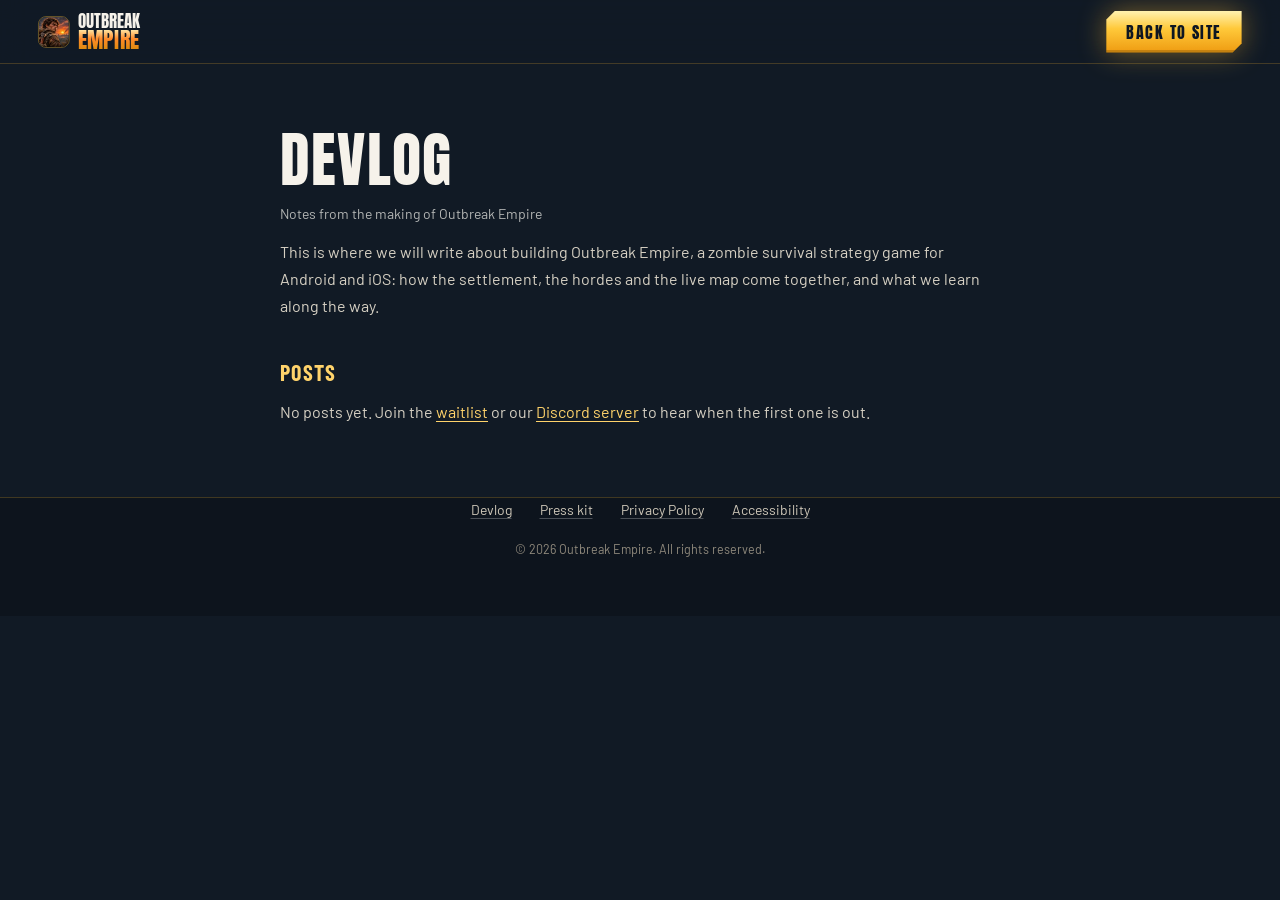
<file: devlog/index.html>
<!doctype html>
<html lang="en">
<head>
<meta charset="utf-8">
<meta name="viewport" content="width=device-width, initial-scale=1">
<title>Devlog – Outbreak Empire, a zombie survival strategy game</title>
<meta name="description" content="Development notes from Outbreak Empire, a zombie survival strategy game being made for Android and iOS.">
<meta name="theme-color" content="#111a25">
<meta name="color-scheme" content="dark">
<link rel="canonical" href="https://outbreakempire.com/devlog/">
<meta property="og:type" content="website">
<meta property="og:site_name" content="Outbreak Empire">
<meta property="og:locale" content="en_US">
<meta property="og:title" content="Outbreak Empire devlog">
<meta property="og:description" content="Development notes from Outbreak Empire, a zombie survival strategy game being made for Android and iOS.">
<meta property="og:url" content="https://outbreakempire.com/devlog/">
<meta property="og:image" content="https://outbreakempire.com/images/og.jpg">
<meta property="og:image:width" content="1200">
<meta property="og:image:height" content="630">
<meta property="og:image:alt" content="Outbreak Empire: a band of survivors leaving a fortified settlement">
<meta name="twitter:card" content="summary_large_image">
<meta name="twitter:site" content="@OutbreakEmpGame">
<meta name="twitter:image" content="https://outbreakempire.com/images/og.jpg">
<link rel="icon" href="../images/favicon-32.png" sizes="32x32" type="image/png">
<link rel="icon" href="../images/favicon-192.png" sizes="192x192" type="image/png">
<link rel="apple-touch-icon" href="../images/apple-touch-icon.png">
<link rel="preload" href="../assets/fonts/anton-400.woff2" as="font" type="font/woff2" crossorigin>
<link rel="stylesheet" href="../style.css">
</head>
<body>
<a class="skip" href="#main">Skip to content</a>
<header class="nav is-solid">
  <a class="nav__logo wm" href="../" aria-label="Outbreak Empire, home"><img class="wm__ico" src="../images/icon-96.webp" width="36" height="36" alt=""><span aria-hidden="true">Outbreak <b>Empire</b></span></a>
  <div class="nav__end"><a class="btn btn--sm" href="../"><span class="btn__t">Back to site</span></a></div>
</header>
<main class="doc" id="main" tabindex="-1">
  <h1>Devlog</h1>
  <p class="doc__date">Notes from the making of Outbreak Empire</p>
  <p>This is where we will write about building Outbreak Empire, a zombie survival strategy game for Android and iOS: how the settlement, the hordes and the live map come together, and what we learn along the way.</p>

  <h2>Posts</h2>
  <!-- New posts go first, one line each:
       <li><a href="post-slug.html"><time datetime="2026-12-01">December 1, 2026</time><b>Post title</b><span>One-sentence summary.</span></a></li>
       Then add the post's address to sitemap.xml. The page layout is in post-template.html. -->
  <ol class="posts"></ol>
  <p class="posts__none">No posts yet. Join the <a href="../#signup">waitlist</a> or our <a href="https://discord.gg/R8zea6GDbc" target="_blank" rel="noopener">Discord server<span class="sr-only"> (opens in a new tab)</span></a> to hear when the first one is out.</p>
</main>
<footer class="foot">
  <div class="foot__in">
    <nav class="foot__links" aria-label="More">
      <a href="./" aria-current="page">Devlog</a>
      <a href="../press/">Press kit</a>
      <a href="../privacy.html">Privacy Policy</a>
      <a href="../accessibility.html">Accessibility</a>
    </nav>
    <p class="foot__small">&copy; 2026 Outbreak Empire. All rights reserved.</p>
  </div>
</footer>
<!-- Cloudflare Web Analytics --><script type='module' src='https://static.cloudflareinsights.com/beacon.min.js' data-cf-beacon='{"token": "504ced6f977843a2ae80c1b1369cdaec"}'></script><!-- End Cloudflare Web Analytics -->
</body>
</html>
</file>
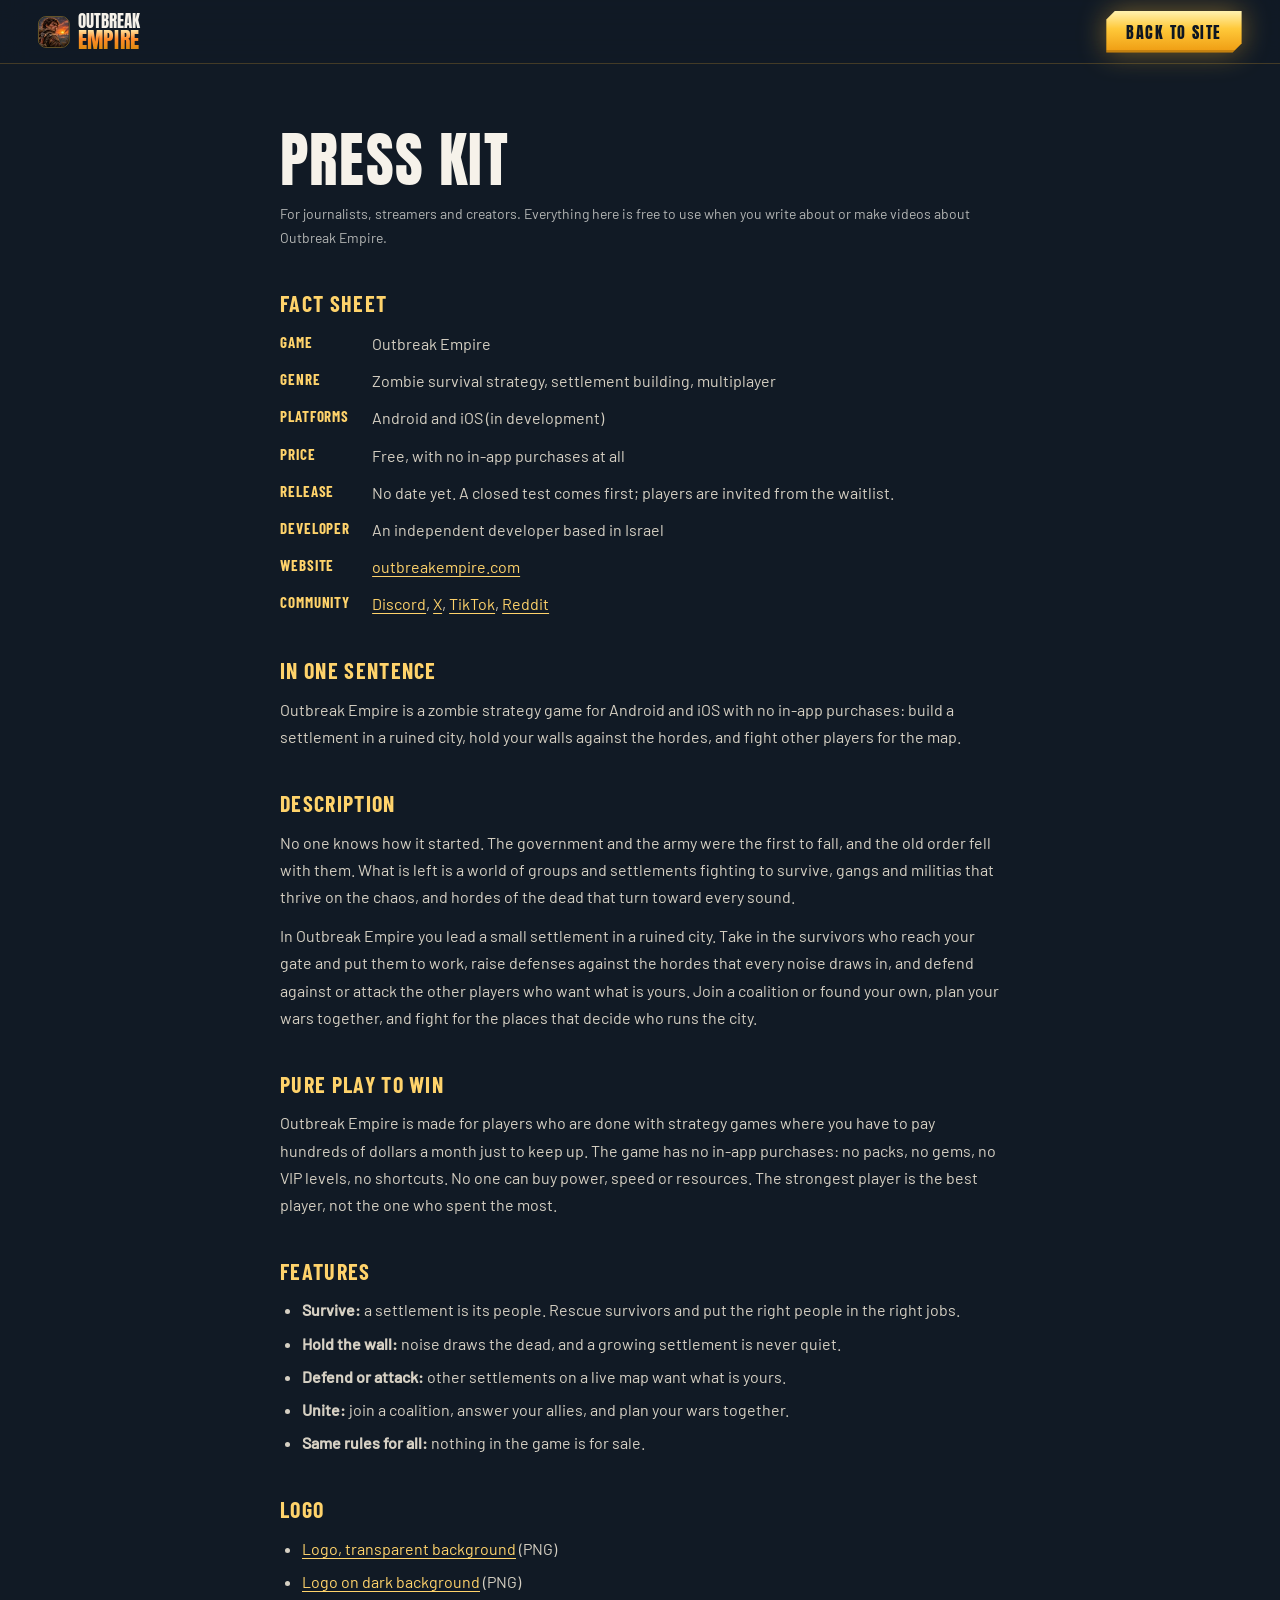
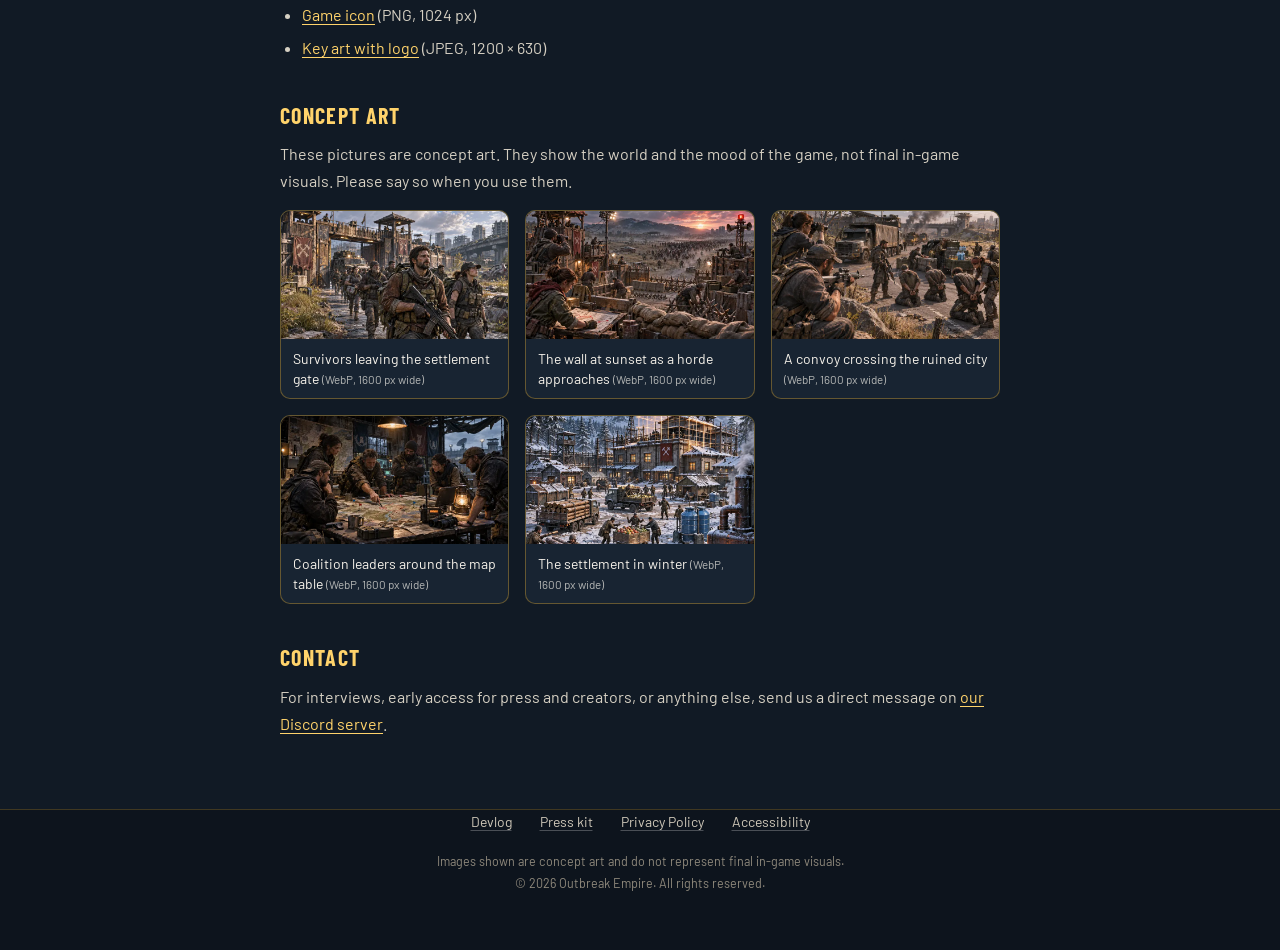
<file: press/index.html>
<!doctype html>
<html lang="en">
<head>
<meta charset="utf-8">
<meta name="viewport" content="width=device-width, initial-scale=1">
<title>Press Kit – Outbreak Empire, a zombie strategy game with no in-app purchases</title>
<meta name="description" content="Press kit for Outbreak Empire, a zombie survival strategy game for Android and iOS with no in-app purchases: fact sheet, descriptions, logo, key art and contact.">
<meta name="theme-color" content="#111a25">
<meta name="color-scheme" content="dark">
<link rel="canonical" href="https://outbreakempire.com/press/">
<meta property="og:type" content="website">
<meta property="og:site_name" content="Outbreak Empire">
<meta property="og:locale" content="en_US">
<meta property="og:title" content="Outbreak Empire press kit">
<meta property="og:description" content="Fact sheet, descriptions, logo, key art and contact for Outbreak Empire, a zombie strategy game with no in-app purchases.">
<meta property="og:url" content="https://outbreakempire.com/press/">
<meta property="og:image" content="https://outbreakempire.com/images/og.jpg">
<meta property="og:image:width" content="1200">
<meta property="og:image:height" content="630">
<meta property="og:image:alt" content="Outbreak Empire: a band of survivors leaving a fortified settlement">
<meta name="twitter:card" content="summary_large_image">
<meta name="twitter:site" content="@OutbreakEmpGame">
<meta name="twitter:image" content="https://outbreakempire.com/images/og.jpg">
<link rel="icon" href="../images/favicon-32.png" sizes="32x32" type="image/png">
<link rel="icon" href="../images/favicon-192.png" sizes="192x192" type="image/png">
<link rel="apple-touch-icon" href="../images/apple-touch-icon.png">
<link rel="preload" href="../assets/fonts/anton-400.woff2" as="font" type="font/woff2" crossorigin>
<link rel="stylesheet" href="../style.css">
</head>
<body>
<a class="skip" href="#main">Skip to content</a>
<header class="nav is-solid">
  <a class="nav__logo wm" href="../" aria-label="Outbreak Empire, home"><img class="wm__ico" src="../images/icon-96.webp" width="36" height="36" alt=""><span aria-hidden="true">Outbreak <b>Empire</b></span></a>
  <div class="nav__end"><a class="btn btn--sm" href="../"><span class="btn__t">Back to site</span></a></div>
</header>
<main class="doc" id="main" tabindex="-1">
  <h1>Press kit</h1>
  <p class="doc__date">For journalists, streamers and creators. Everything here is free to use when you write about or make videos about Outbreak Empire.</p>

  <h2>Fact sheet</h2>
  <dl class="kit__facts">
    <dt>Game</dt><dd>Outbreak Empire</dd>
    <dt>Genre</dt><dd>Zombie survival strategy, settlement building, multiplayer</dd>
    <dt>Platforms</dt><dd>Android and iOS (in development)</dd>
    <dt>Price</dt><dd>Free, with no in-app purchases at all</dd>
    <dt>Release</dt><dd>No date yet. A closed test comes first; players are invited from the waitlist.</dd>
    <dt>Developer</dt><dd>An independent developer based in Israel</dd>
    <dt>Website</dt><dd><a href="https://outbreakempire.com/">outbreakempire.com</a></dd>
    <dt>Community</dt><dd><a href="https://discord.gg/R8zea6GDbc" target="_blank" rel="noopener">Discord<span class="sr-only"> (opens in a new tab)</span></a>, <a href="https://x.com/OutbreakEmpGame" target="_blank" rel="noopener">X<span class="sr-only"> (opens in a new tab)</span></a>, <a href="https://www.tiktok.com/@playoutbreakempire" target="_blank" rel="noopener">TikTok<span class="sr-only"> (opens in a new tab)</span></a>, <a href="https://www.reddit.com/user/OutbreakEmpire" target="_blank" rel="noopener">Reddit<span class="sr-only"> (opens in a new tab)</span></a></dd>
  </dl>

  <h2>In one sentence</h2>
  <p>Outbreak Empire is a zombie strategy game for Android and iOS with no in-app purchases: build a settlement in a ruined city, hold your walls against the hordes, and fight other players for the map.</p>

  <h2>Description</h2>
  <p>No one knows how it started. The government and the army were the first to fall, and the old order fell with them. What is left is a world of groups and settlements fighting to survive, gangs and militias that thrive on the chaos, and hordes of the dead that turn toward every sound.</p>
  <p>In Outbreak Empire you lead a small settlement in a ruined city. Take in the survivors who reach your gate and put them to work, raise defenses against the hordes that every noise draws in, and defend against or attack the other players who want what is yours. Join a coalition or found your own, plan your wars together, and fight for the places that decide who runs the city.</p>

  <h2>Pure play to win</h2>
  <p>Outbreak Empire is made for players who are done with strategy games where you have to pay hundreds of dollars a month just to keep up. The game has no in-app purchases: no packs, no gems, no VIP levels, no shortcuts. No one can buy power, speed or resources. The strongest player is the best player, not the one who spent the most.</p>

  <h2>Features</h2>
  <ul>
    <li><b>Survive:</b> a settlement is its people. Rescue survivors and put the right people in the right jobs.</li>
    <li><b>Hold the wall:</b> noise draws the dead, and a growing settlement is never quiet.</li>
    <li><b>Defend or attack:</b> other settlements on a live map want what is yours.</li>
    <li><b>Unite:</b> join a coalition, answer your allies, and plan your wars together.</li>
    <li><b>Same rules for all:</b> nothing in the game is for sale.</li>
  </ul>

  <h2>Logo</h2>
  <ul class="kit__files">
    <li><a href="../images/press/outbreak-empire-logo.png" download>Logo, transparent background</a> (PNG)</li>
    <li><a href="../images/press/outbreak-empire-logo-dark.png" download>Logo on dark background</a> (PNG)</li>
    <li><a href="../images/press/outbreak-empire-icon.png" download>Game icon</a> (PNG, 1024 px)</li>
    <li><a href="../images/og.jpg" download>Key art with logo</a> (JPEG, 1200 × 630)</li>
  </ul>

  <h2>Concept art</h2>
  <p>These pictures are concept art. They show the world and the mood of the game, not final in-game visuals. Please say so when you use them.</p>
  <ul class="kit__shots">
    <li><a class="kit__shot" href="../images/hero-1600.webp" download><img src="../images/hero-800.webp" alt="Survivors leaving the settlement gate" loading="lazy" decoding="async" width="800" height="450"><span>Survivors leaving the settlement gate <small>(WebP, 1600 px wide)</small></span></a></li>
    <li><a class="kit__shot" href="../images/horde-1600.webp" download><img src="../images/horde-800.webp" alt="The wall at sunset as a horde approaches" loading="lazy" decoding="async" width="800" height="450"><span>The wall at sunset as a horde approaches <small>(WebP, 1600 px wide)</small></span></a></li>
    <li><a class="kit__shot" href="../images/convoy-1600.webp" download><img src="../images/convoy-800.webp" alt="A convoy ambush on a ruined highway" loading="lazy" decoding="async" width="800" height="450"><span>A convoy crossing the ruined city <small>(WebP, 1600 px wide)</small></span></a></li>
    <li><a class="kit__shot" href="../images/warroom-1600.webp" download><img src="../images/warroom-800.webp" alt="Coalition leaders around the map table" loading="lazy" decoding="async" width="800" height="450"><span>Coalition leaders around the map table <small>(WebP, 1600 px wide)</small></span></a></li>
    <li><a class="kit__shot" href="../images/winter-1600.webp" download><img src="../images/winter-800.webp" alt="The settlement in winter" loading="lazy" decoding="async" width="800" height="600"><span>The settlement in winter <small>(WebP, 1600 px wide)</small></span></a></li>
  </ul>

  <h2>Contact</h2>
  <p>For interviews, early access for press and creators, or anything else, send us a direct message on <a href="https://discord.gg/R8zea6GDbc" target="_blank" rel="noopener">our Discord server<span class="sr-only"> (opens in a new tab)</span></a>.</p>
</main>
<footer class="foot">
  <div class="foot__in">
    <nav class="foot__links" aria-label="More">
      <a href="../devlog/">Devlog</a>
      <a href="./" aria-current="page">Press kit</a>
      <a href="../privacy.html">Privacy Policy</a>
      <a href="../accessibility.html">Accessibility</a>
    </nav>
    <p class="foot__small">Images shown are concept art and do not represent final in-game visuals.<br>&copy; 2026 Outbreak Empire. All rights reserved.</p>
  </div>
</footer>
<!-- Cloudflare Web Analytics --><script type='module' src='https://static.cloudflareinsights.com/beacon.min.js' data-cf-beacon='{"token": "504ced6f977843a2ae80c1b1369cdaec"}'></script><!-- End Cloudflare Web Analytics -->
</body>
</html>
</file>
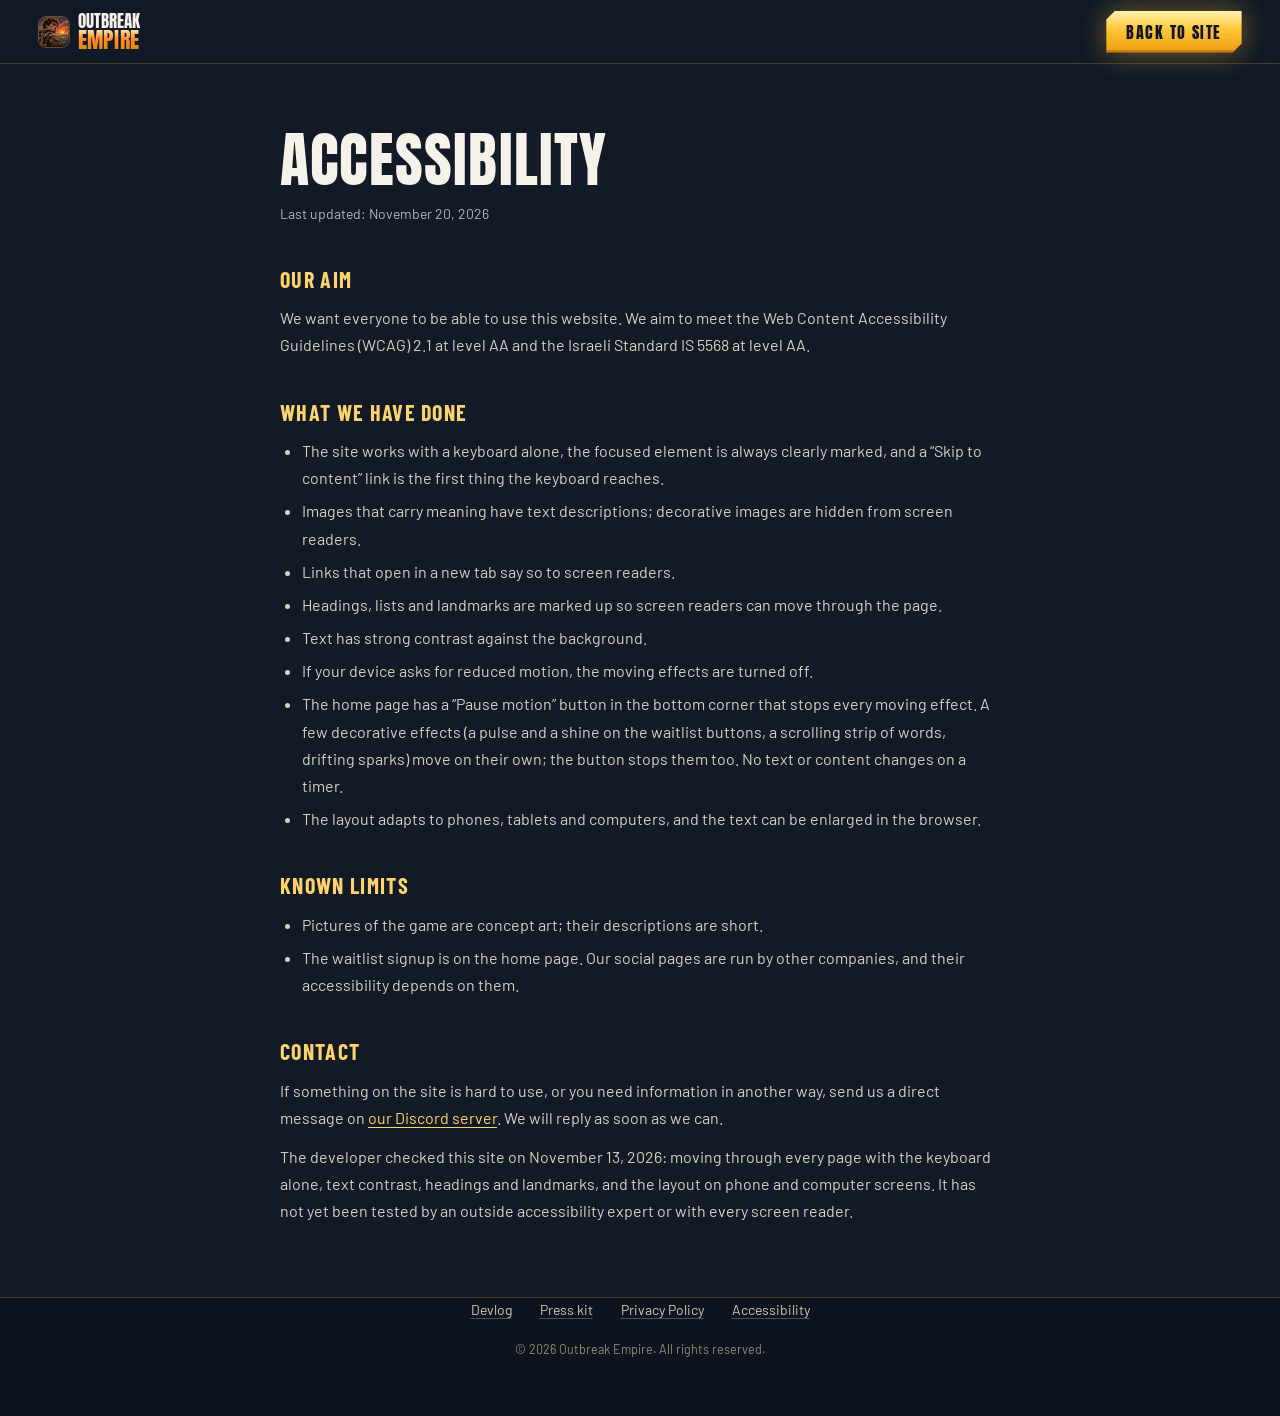
<file: accessibility.html>
<!doctype html>
<html lang="en">
<head>
<meta charset="utf-8">
<meta name="viewport" content="width=device-width, initial-scale=1">
<title>Accessibility – Outbreak Empire</title>
<meta name="robots" content="noindex">
<meta name="theme-color" content="#111a25">
<meta name="color-scheme" content="dark">
<link rel="icon" href="images/favicon-32.png" sizes="32x32" type="image/png">
<link rel="icon" href="images/favicon-192.png" sizes="192x192" type="image/png">
<link rel="preload" href="assets/fonts/anton-400.woff2" as="font" type="font/woff2" crossorigin>
<link rel="stylesheet" href="style.css">
</head>
<body>
<header class="nav is-solid">
  <a class="nav__logo wm" href="./" aria-label="Outbreak Empire, home"><img class="wm__ico" src="images/icon-96.webp" width="36" height="36" alt=""><span aria-hidden="true">Outbreak <b>Empire</b></span></a>
  <div class="nav__end"><a class="btn btn--sm" href="./"><span class="btn__t">Back to site</span></a></div>
</header>
<main class="doc">
  <h1>Accessibility</h1>
  <p class="doc__date">Last updated: November 20, 2026</p>

  <h2>Our aim</h2>
  <p>We want everyone to be able to use this website. We aim to meet the Web Content Accessibility Guidelines (WCAG) 2.1 at level AA and the Israeli Standard IS 5568 at level AA.</p>

  <h2>What we have done</h2>
  <ul>
    <li>The site works with a keyboard alone, the focused element is always clearly marked, and a “Skip to content” link is the first thing the keyboard reaches.</li>
    <li>Images that carry meaning have text descriptions; decorative images are hidden from screen readers.</li>
    <li>Links that open in a new tab say so to screen readers.</li>
    <li>Headings, lists and landmarks are marked up so screen readers can move through the page.</li>
    <li>Text has strong contrast against the background.</li>
    <li>If your device asks for reduced motion, the moving effects are turned off.</li>
    <li>The home page has a “Pause motion” button in the bottom corner that stops every moving effect. A few decorative effects (a pulse and a shine on the waitlist buttons, a scrolling strip of words, drifting sparks) move on their own; the button stops them too. No text or content changes on a timer.</li>
    <li>The layout adapts to phones, tablets and computers, and the text can be enlarged in the browser.</li>
  </ul>

  <h2>Known limits</h2>
  <ul>
    <li>Pictures of the game are concept art; their descriptions are short.</li>
    <li>The waitlist signup is on the home page. Our social pages are run by other companies, and their accessibility depends on them.</li>
  </ul>

  <h2>Contact</h2>
  <p>If something on the site is hard to use, or you need information in another way, send us a direct message on <a href="https://discord.gg/R8zea6GDbc" rel="noopener">our Discord server</a>. We will reply as soon as we can.</p>
  <p>The developer checked this site on November 13, 2026: moving through every page with the keyboard alone, text contrast, headings and landmarks, and the layout on phone and computer screens. It has not yet been tested by an outside accessibility expert or with every screen reader.</p>
</main>
<footer class="foot">
  <div class="foot__in">
    <nav class="foot__links" aria-label="More">
      <a href="devlog/">Devlog</a>
      <a href="press/">Press kit</a>
      <a href="privacy.html">Privacy Policy</a>
      <a href="accessibility.html" aria-current="page">Accessibility</a>
    </nav>
    <p class="foot__small">&copy; 2026 Outbreak Empire. All rights reserved.</p>
  </div>
</footer>
<!-- Cloudflare Web Analytics --><script type='module' src='https://static.cloudflareinsights.com/beacon.min.js' data-cf-beacon='{"token": "504ced6f977843a2ae80c1b1369cdaec"}'></script><!-- End Cloudflare Web Analytics -->
</body>
</html>
</file>
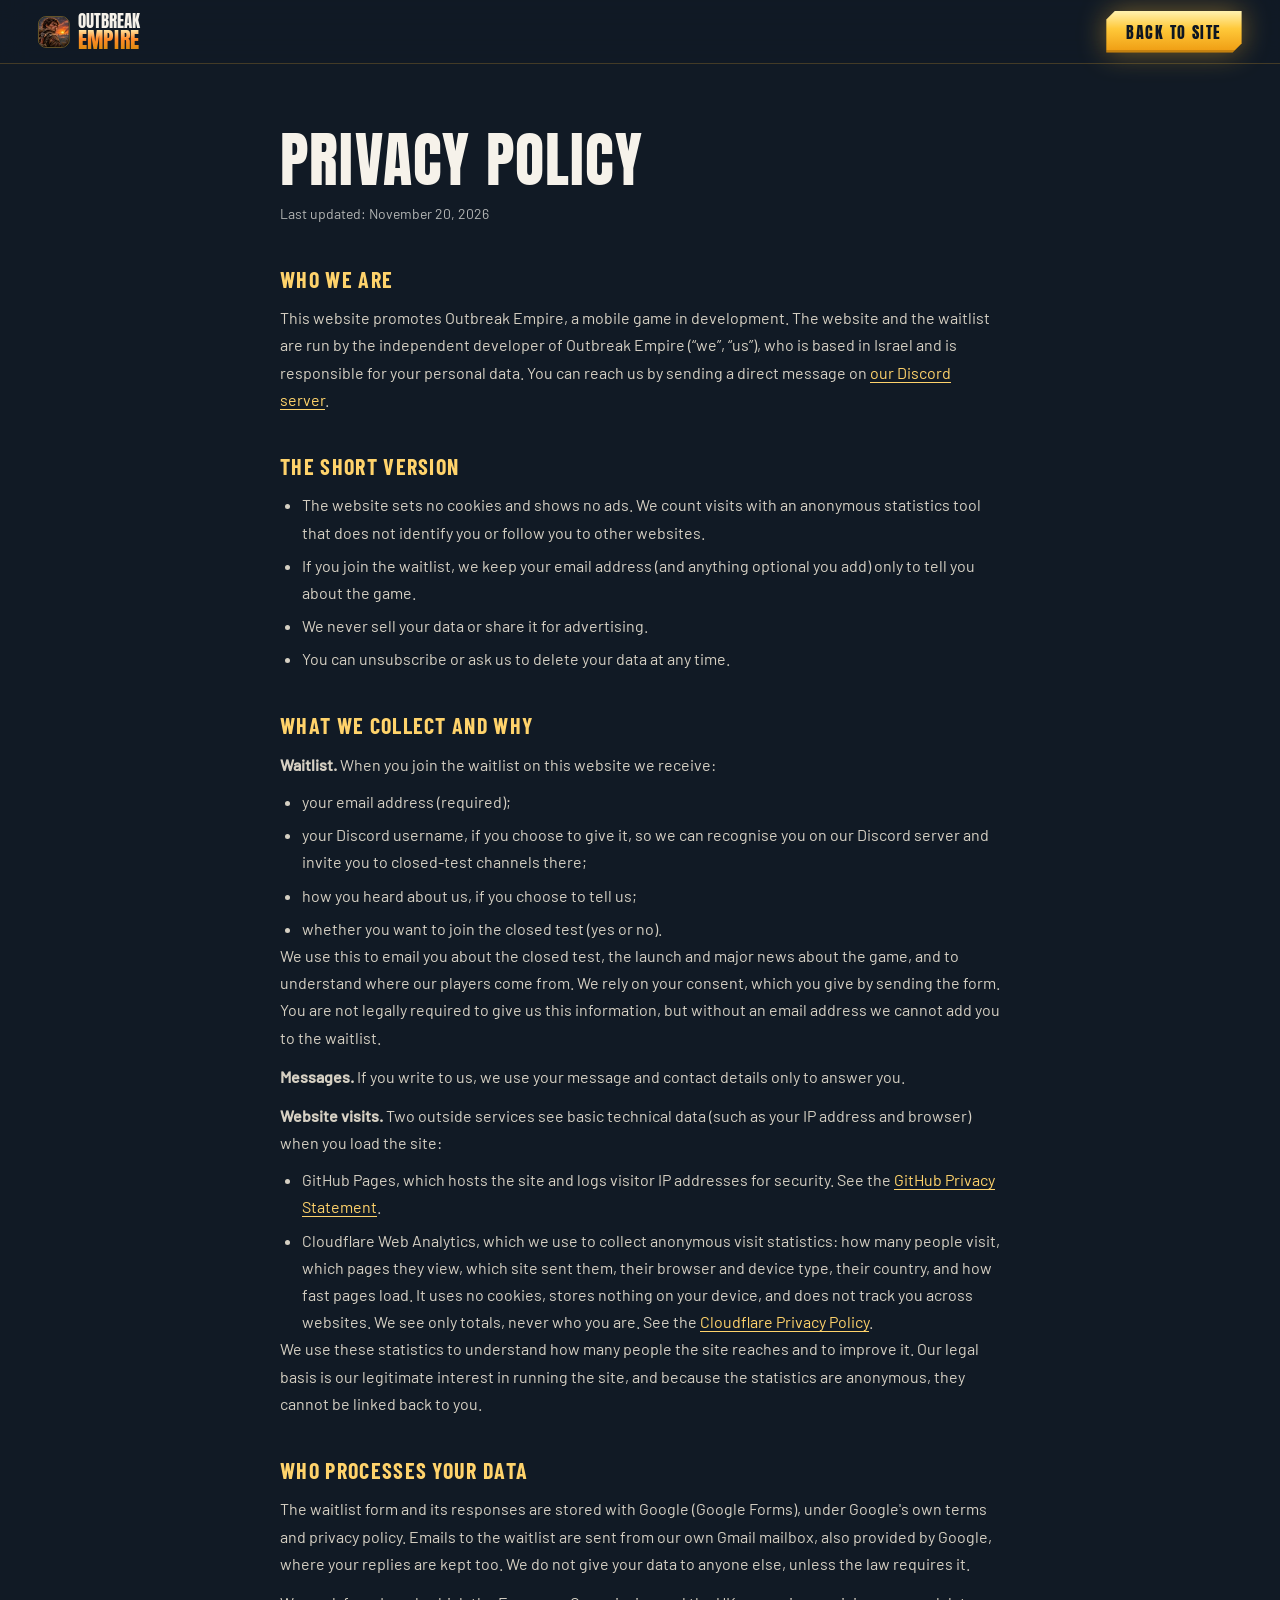
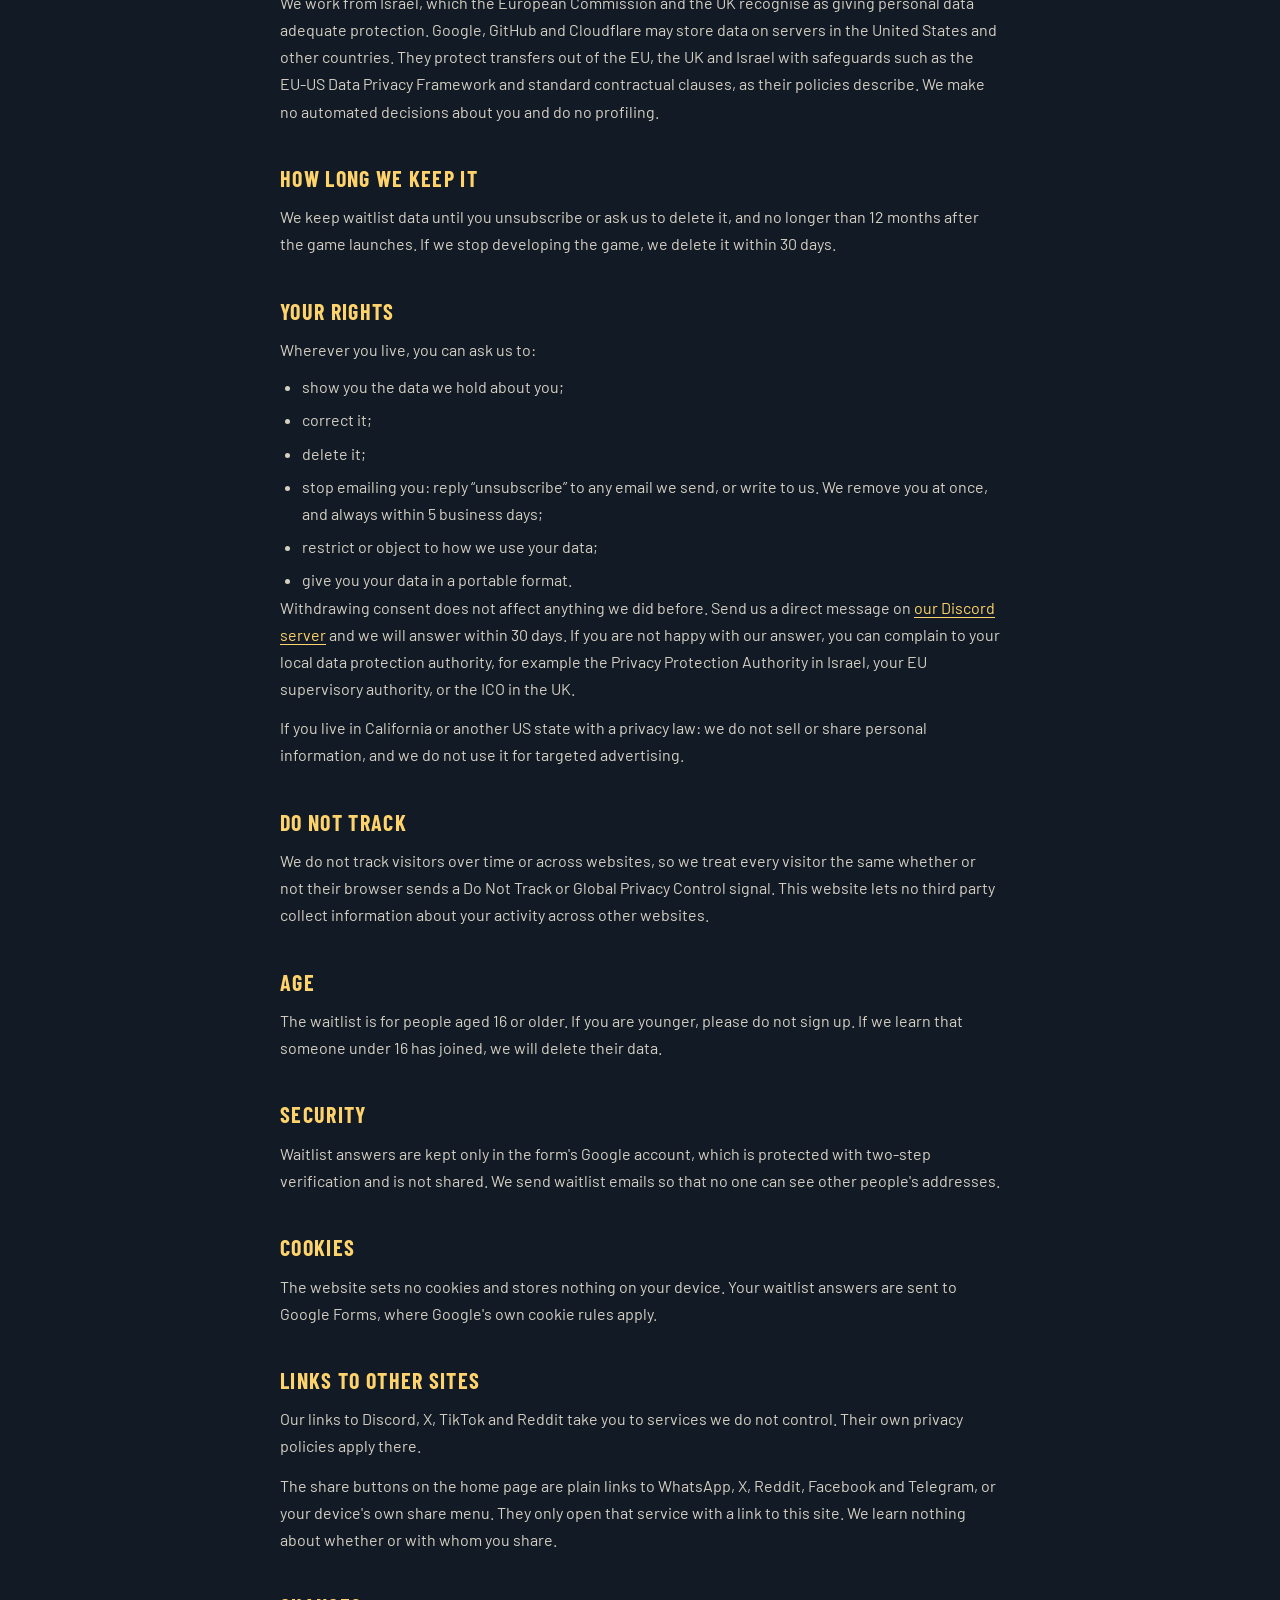
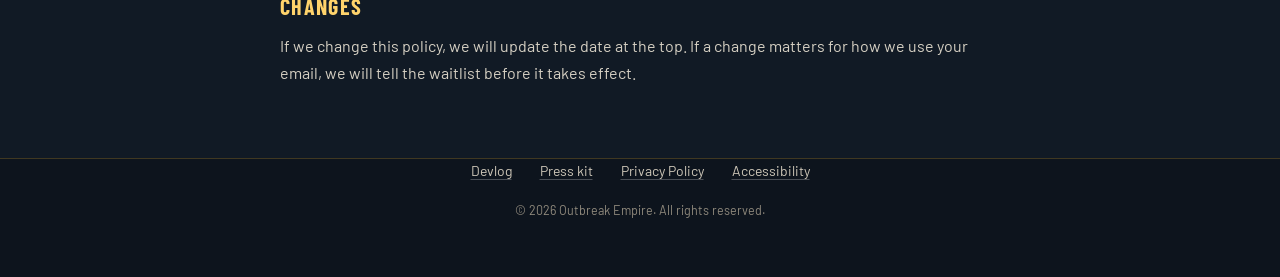
<file: privacy.html>
<!doctype html>
<html lang="en">
<head>
<meta charset="utf-8">
<meta name="viewport" content="width=device-width, initial-scale=1">
<title>Privacy Policy – Outbreak Empire</title>
<meta name="robots" content="noindex">
<meta name="theme-color" content="#111a25">
<meta name="color-scheme" content="dark">
<link rel="icon" href="images/favicon-32.png" sizes="32x32" type="image/png">
<link rel="icon" href="images/favicon-192.png" sizes="192x192" type="image/png">
<link rel="preload" href="assets/fonts/anton-400.woff2" as="font" type="font/woff2" crossorigin>
<link rel="stylesheet" href="style.css">
</head>
<body>
<header class="nav is-solid">
  <a class="nav__logo wm" href="./" aria-label="Outbreak Empire, home"><img class="wm__ico" src="images/icon-96.webp" width="36" height="36" alt=""><span aria-hidden="true">Outbreak <b>Empire</b></span></a>
  <div class="nav__end"><a class="btn btn--sm" href="./"><span class="btn__t">Back to site</span></a></div>
</header>
<main class="doc">
  <h1>Privacy Policy</h1>
  <p class="doc__date">Last updated: November 20, 2026</p>

  <h2>Who we are</h2>
  <p>This website promotes Outbreak Empire, a mobile game in development. The website and the waitlist are run by the independent developer of Outbreak Empire (“we”, “us”), who is based in Israel and is responsible for your personal data. You can reach us by sending a direct message on <a href="https://discord.gg/R8zea6GDbc" rel="noopener">our Discord server</a>.</p>

  <h2>The short version</h2>
  <ul>
    <li>The website sets no cookies and shows no ads. We count visits with an anonymous statistics tool that does not identify you or follow you to other websites.</li>
    <li>If you join the waitlist, we keep your email address (and anything optional you add) only to tell you about the game.</li>
    <li>We never sell your data or share it for advertising.</li>
    <li>You can unsubscribe or ask us to delete your data at any time.</li>
  </ul>

  <h2>What we collect and why</h2>
  <p><strong>Waitlist.</strong> When you join the waitlist on this website we receive:</p>
  <ul>
    <li>your email address (required);</li>
    <li>your Discord username, if you choose to give it, so we can recognise you on our Discord server and invite you to closed-test channels there;</li>
    <li>how you heard about us, if you choose to tell us;</li>
    <li>whether you want to join the closed test (yes or no).</li>
  </ul>
  <p>We use this to email you about the closed test, the launch and major news about the game, and to understand where our players come from. We rely on your consent, which you give by sending the form. You are not legally required to give us this information, but without an email address we cannot add you to the waitlist.</p>
  <p><strong>Messages.</strong> If you write to us, we use your message and contact details only to answer you.</p>
  <p><strong>Website visits.</strong> Two outside services see basic technical data (such as your IP address and browser) when you load the site:</p>
  <ul>
    <li>GitHub Pages, which hosts the site and logs visitor IP addresses for security. See the <a href="https://docs.github.com/en/site-policy/privacy-policies/github-general-privacy-statement" rel="noopener">GitHub Privacy Statement</a>.</li>
    <li>Cloudflare Web Analytics, which we use to collect anonymous visit statistics: how many people visit, which pages they view, which site sent them, their browser and device type, their country, and how fast pages load. It uses no cookies, stores nothing on your device, and does not track you across websites. We see only totals, never who you are. See the <a href="https://www.cloudflare.com/privacypolicy/" rel="noopener">Cloudflare Privacy Policy</a>.</li>
  </ul>
  <p>We use these statistics to understand how many people the site reaches and to improve it. Our legal basis is our legitimate interest in running the site, and because the statistics are anonymous, they cannot be linked back to you.</p>

  <h2>Who processes your data</h2>
  <p>The waitlist form and its responses are stored with Google (Google Forms), under Google's own terms and privacy policy. Emails to the waitlist are sent from our own Gmail mailbox, also provided by Google, where your replies are kept too. We do not give your data to anyone else, unless the law requires it.</p>
  <p>We work from Israel, which the European Commission and the UK recognise as giving personal data adequate protection. Google, GitHub and Cloudflare may store data on servers in the United States and other countries. They protect transfers out of the EU, the UK and Israel with safeguards such as the EU-US Data Privacy Framework and standard contractual clauses, as their policies describe. We make no automated decisions about you and do no profiling.</p>

  <h2>How long we keep it</h2>
  <p>We keep waitlist data until you unsubscribe or ask us to delete it, and no longer than 12 months after the game launches. If we stop developing the game, we delete it within 30 days.</p>

  <h2>Your rights</h2>
  <p>Wherever you live, you can ask us to:</p>
  <ul>
    <li>show you the data we hold about you;</li>
    <li>correct it;</li>
    <li>delete it;</li>
    <li>stop emailing you: reply “unsubscribe” to any email we send, or write to us. We remove you at once, and always within 5 business days;</li>
    <li>restrict or object to how we use your data;</li>
    <li>give you your data in a portable format.</li>
  </ul>
  <p>Withdrawing consent does not affect anything we did before. Send us a direct message on <a href="https://discord.gg/R8zea6GDbc" rel="noopener">our Discord server</a> and we will answer within 30 days. If you are not happy with our answer, you can complain to your local data protection authority, for example the Privacy Protection Authority in Israel, your EU supervisory authority, or the ICO in the UK.</p>
  <p>If you live in California or another US state with a privacy law: we do not sell or share personal information, and we do not use it for targeted advertising.</p>

  <h2>Do Not Track</h2>
  <p>We do not track visitors over time or across websites, so we treat every visitor the same whether or not their browser sends a Do Not Track or Global Privacy Control signal. This website lets no third party collect information about your activity across other websites.</p>

  <h2>Age</h2>
  <p>The waitlist is for people aged 16 or older. If you are younger, please do not sign up. If we learn that someone under 16 has joined, we will delete their data.</p>

  <h2>Security</h2>
  <p>Waitlist answers are kept only in the form's Google account, which is protected with two-step verification and is not shared. We send waitlist emails so that no one can see other people's addresses.</p>

  <h2>Cookies</h2>
  <p>The website sets no cookies and stores nothing on your device. Your waitlist answers are sent to Google Forms, where Google's own cookie rules apply.</p>

  <h2>Links to other sites</h2>
  <p>Our links to Discord, X, TikTok and Reddit take you to services we do not control. Their own privacy policies apply there.</p>
  <p>The share buttons on the home page are plain links to WhatsApp, X, Reddit, Facebook and Telegram, or your device's own share menu. They only open that service with a link to this site. We learn nothing about whether or with whom you share.</p>

  <h2>Changes</h2>
  <p>If we change this policy, we will update the date at the top. If a change matters for how we use your email, we will tell the waitlist before it takes effect.</p>
</main>
<footer class="foot">
  <div class="foot__in">
    <nav class="foot__links" aria-label="More">
      <a href="devlog/">Devlog</a>
      <a href="press/">Press kit</a>
      <a href="privacy.html" aria-current="page">Privacy Policy</a>
      <a href="accessibility.html">Accessibility</a>
    </nav>
    <p class="foot__small">&copy; 2026 Outbreak Empire. All rights reserved.</p>
  </div>
</footer>
<!-- Cloudflare Web Analytics --><script type='module' src='https://static.cloudflareinsights.com/beacon.min.js' data-cf-beacon='{"token": "504ced6f977843a2ae80c1b1369cdaec"}'></script><!-- End Cloudflare Web Analytics -->
</body>
</html>
</file>
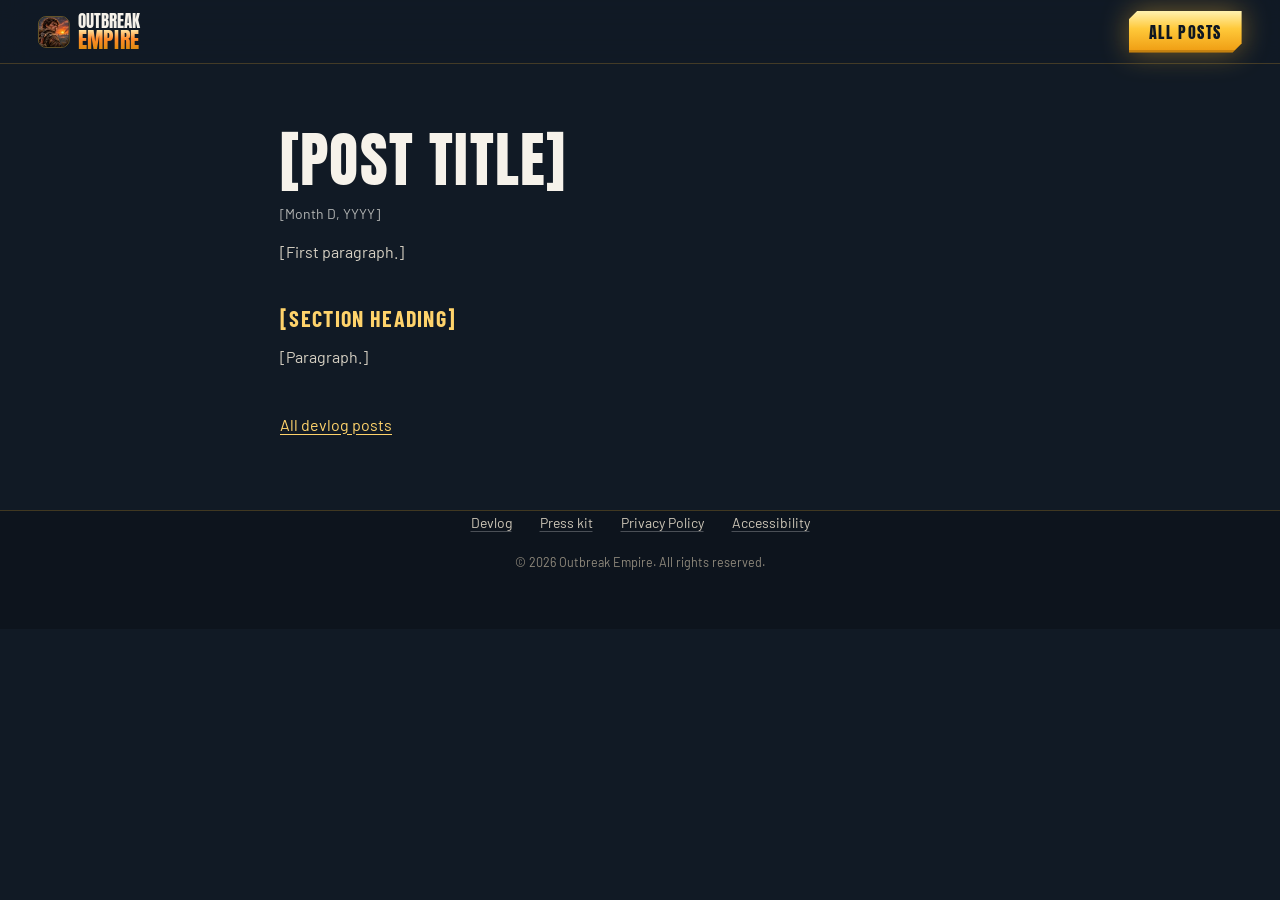
<file: devlog/post-template.html>
<!doctype html>
<!-- TEMPLATE for a devlog post. Copy this file to devlog/<post-slug>.html, replace every [BRACKETED] part,
     and DELETE the robots noindex line below (it keeps this empty template out of search results).
     Then list the post on devlog/index.html and add its address to sitemap.xml. -->
<html lang="en">
<head>
<meta charset="utf-8">
<meta name="viewport" content="width=device-width, initial-scale=1">
<meta name="robots" content="noindex">
<title>[POST TITLE] – Outbreak Empire devlog</title>
<meta name="description" content="[ONE OR TWO SENTENCES, UNDER 160 CHARACTERS]">
<meta name="theme-color" content="#111a25">
<meta name="color-scheme" content="dark">
<link rel="canonical" href="https://outbreakempire.com/devlog/[POST-SLUG].html">
<meta property="og:type" content="article">
<meta property="og:site_name" content="Outbreak Empire">
<meta property="og:title" content="[POST TITLE]">
<meta property="og:description" content="[SAME AS THE DESCRIPTION]">
<meta property="og:url" content="https://outbreakempire.com/devlog/[POST-SLUG].html">
<meta property="og:image" content="https://outbreakempire.com/images/og.jpg">
<meta property="og:image:width" content="1200">
<meta property="og:image:height" content="630">
<meta name="twitter:card" content="summary_large_image">
<meta name="twitter:site" content="@OutbreakEmpGame">
<meta name="twitter:image" content="https://outbreakempire.com/images/og.jpg">
<link rel="icon" href="../images/favicon-32.png" sizes="32x32" type="image/png">
<link rel="icon" href="../images/favicon-192.png" sizes="192x192" type="image/png">
<link rel="apple-touch-icon" href="../images/apple-touch-icon.png">
<link rel="preload" href="../assets/fonts/anton-400.woff2" as="font" type="font/woff2" crossorigin>
<link rel="stylesheet" href="../style.css">
<script type="application/ld+json">
{"@context": "https://schema.org", "@type": "BlogPosting", "headline": "[POST TITLE]",
 "datePublished": "[YYYY-MM-DD]", "image": "https://outbreakempire.com/images/og.jpg",
 "url": "https://outbreakempire.com/devlog/[POST-SLUG].html",
 "about": {"@type": "VideoGame", "name": "Outbreak Empire", "url": "https://outbreakempire.com/"}}
</script>
</head>
<body>
<a class="skip" href="#main">Skip to content</a>
<header class="nav is-solid">
  <a class="nav__logo wm" href="../" aria-label="Outbreak Empire, home"><img class="wm__ico" src="../images/icon-96.webp" width="36" height="36" alt=""><span aria-hidden="true">Outbreak <b>Empire</b></span></a>
  <div class="nav__end"><a class="btn btn--sm" href="./"><span class="btn__t">All posts</span></a></div>
</header>
<main class="doc" id="main" tabindex="-1">
  <article>
    <h1>[POST TITLE]</h1>
    <p class="doc__date"><time datetime="[YYYY-MM-DD]">[Month D, YYYY]</time></p>
    <p>[First paragraph.]</p>
    <h2>[Section heading]</h2>
    <p>[Paragraph.]</p>
    <!-- A picture: the alt text must describe what is shown.
    <figure class="post__fig"><img src="../images/[FILE].webp" width="1600" height="900" alt="[WHAT THE PICTURE SHOWS]" loading="lazy" decoding="async"><figcaption>[Caption]</figcaption></figure> -->
  </article>
  <p class="post__back"><a href="./">All devlog posts</a></p>
</main>
<footer class="foot">
  <div class="foot__in">
    <nav class="foot__links" aria-label="More">
      <a href="./">Devlog</a>
      <a href="../press/">Press kit</a>
      <a href="../privacy.html">Privacy Policy</a>
      <a href="../accessibility.html">Accessibility</a>
    </nav>
    <p class="foot__small">&copy; 2026 Outbreak Empire. All rights reserved.</p>
  </div>
</footer>
<!-- Cloudflare Web Analytics --><script type='module' src='https://static.cloudflareinsights.com/beacon.min.js' data-cf-beacon='{"token": "504ced6f977843a2ae80c1b1369cdaec"}'></script><!-- End Cloudflare Web Analytics -->
</body>
</html>
</file>
<file: style.css>
/* Self-hosted fonts (SIL Open Font License, see assets/fonts/OFL.txt and OFL-Anton.txt). No request goes to Google. */
@font-face { font-family: "Anton"; font-style: normal; font-weight: 400; font-display: swap; src: url("assets/fonts/anton-400.woff2") format("woff2"); unicode-range: U+0000-00FF, U+0131, U+0152-0153, U+02BB-02BC, U+02C6, U+02DA, U+02DC, U+0304, U+0308, U+0329, U+2000-206F, U+20AC, U+2122, U+2191, U+2193, U+2212, U+2215, U+FEFF, U+FFFD; }
@font-face { font-family: "Barlow"; font-style: normal; font-weight: 400; font-display: swap; src: url("assets/fonts/barlow-400.woff2") format("woff2"); unicode-range: U+0000-00FF, U+0131, U+0152-0153, U+02BB-02BC, U+02C6, U+02DA, U+02DC, U+0304, U+0308, U+0329, U+2000-206F, U+20AC, U+2122, U+2191, U+2193, U+2212, U+2215, U+FEFF, U+FFFD; }
@font-face { font-family: "Barlow"; font-style: normal; font-weight: 500; font-display: swap; src: url("assets/fonts/barlow-500.woff2") format("woff2"); unicode-range: U+0000-00FF, U+0131, U+0152-0153, U+02BB-02BC, U+02C6, U+02DA, U+02DC, U+0304, U+0308, U+0329, U+2000-206F, U+20AC, U+2122, U+2191, U+2193, U+2212, U+2215, U+FEFF, U+FFFD; }
@font-face { font-family: "Barlow Condensed"; font-style: normal; font-weight: 500; font-display: swap; src: url("assets/fonts/barlow-condensed-500.woff2") format("woff2"); unicode-range: U+0000-00FF, U+0131, U+0152-0153, U+02BB-02BC, U+02C6, U+02DA, U+02DC, U+0304, U+0308, U+0329, U+2000-206F, U+20AC, U+2122, U+2191, U+2193, U+2212, U+2215, U+FEFF, U+FFFD; }
@font-face { font-family: "Barlow Condensed"; font-style: normal; font-weight: 600; font-display: swap; src: url("assets/fonts/barlow-condensed-600.woff2") format("woff2"); unicode-range: U+0000-00FF, U+0131, U+0152-0153, U+02BB-02BC, U+02C6, U+02DA, U+02DC, U+0304, U+0308, U+0329, U+2000-206F, U+20AC, U+2122, U+2191, U+2193, U+2212, U+2215, U+FEFF, U+FFFD; }
@font-face { font-family: "Barlow Condensed"; font-style: normal; font-weight: 700; font-display: swap; src: url("assets/fonts/barlow-condensed-700.woff2") format("woff2"); unicode-range: U+0000-00FF, U+0131, U+0152-0153, U+02BB-02BC, U+02C6, U+02DA, U+02DC, U+0304, U+0308, U+0329, U+2000-206F, U+20AC, U+2122, U+2191, U+2193, U+2212, U+2215, U+FEFF, U+FFFD; }

:root {
  color-scheme: dark; /* the site is dark already: phone browsers in dark mode must not recolor it */
  --bg: #111a25;
  --bg2: #182432;
  --ink: #f6f2ea;
  --text: #e6e1d6;
  --muted: #b3b5b4;
  --steel: #8fb4d1;
  --orange: #f4b52e;
  --hi: #ffd36b;
  --fire: linear-gradient(180deg, #ffe9a8 0%, #ff8a2a 45%, #d98a0b 100%);
  --line: rgba(244,184,48, .22);
  --disp: "Anton", "Barlow Condensed", "Arial Narrow", Impact, sans-serif;
  --cond: "Barlow Condensed", "Arial Narrow", sans-serif;
  --sans: "Barlow", system-ui, -apple-system, "Segoe UI", sans-serif;
  --ease: cubic-bezier(.16, 1, .3, 1);
  --pad: clamp(20px, 6vw, 110px);
}

*, *::before, *::after { box-sizing: border-box; }
html { -webkit-text-size-adjust: 100%; scroll-padding-top: 0; overflow-x: hidden; overflow-x: clip; }
html:not(.still) { scroll-behavior: smooth; }
.sr-only { position: absolute; width: 1px; height: 1px; margin: -1px; padding: 0; overflow: hidden; clip: rect(0 0 0 0); white-space: nowrap; border: 0; }
body {
  margin: 0; background: var(--bg); color: var(--text);
  font: 400 17px/1.65 var(--sans);
  -webkit-font-smoothing: antialiased;
  overflow-x: hidden; overflow-x: clip;
}
img { display: block; max-width: 100%; }
a { color: inherit; text-decoration: none; }
button { font: inherit; color: inherit; background: none; border: 0; padding: 0; cursor: pointer; }
h1, h2, h3, p { margin: 0; }
:focus-visible { outline: 2px solid #ffe9a8; outline-offset: 3px; }
.skip { position: absolute; z-index: 100; top: 10px; left: 10px; padding: 12px 18px; background: var(--orange); color: #120a03; font: 700 15px/1 var(--cond); letter-spacing: .1em; text-transform: uppercase; transform: translateY(-160%); }
.skip:focus { transform: none; }
main:focus { outline: none; }

/* ---------- shared type ---------- */
.kicker { display: flex; align-items: center; gap: 14px; font: 600 13px/1.2 var(--cond); letter-spacing: .34em; text-transform: uppercase; color: var(--hi); }
.kicker i { flex: none; width: 44px; height: 2px; background: var(--steel); }
.head { margin-top: 22px; font: 400 clamp(46px, 8.6vw, 132px)/.94 var(--disp); text-transform: uppercase; letter-spacing: .005em; color: var(--ink); }
.head--xl { font-size: clamp(54px, 12.5vw, 196px); }
.ln { display: block; overflow: hidden; padding: .04em 0 .1em; margin-bottom: -.1em; }
.ln > span { display: block; }
.ln--fire > span { background: var(--fire); -webkit-background-clip: text; background-clip: text; color: transparent; }
.js .head.rv .ln > span { transform: translateY(108%); transition: transform 1.15s var(--ease); }
.js .head.rv .ln:nth-child(2) > span { transition-delay: .09s; }
.js .head.rv .ln:nth-child(3) > span { transition-delay: .18s; }
.js .head.rv.in .ln > span { transform: none; }

/* ---------- wordmark (the logo is live text) ---------- */
.wm { display: inline-block; font: 400 17px/.94 var(--disp); text-transform: uppercase; letter-spacing: .01em; color: var(--ink); }
.wm > span:not(.sr-only) { display: flex; flex-direction: column; }
.wm b { font-weight: 400; font-size: 1.34em; background: var(--fire); -webkit-background-clip: text; background-clip: text; color: transparent; }
.wm--foot { font-size: 30px; }

/* ---------- buttons ---------- */
.btn {
  position: relative; isolation: isolate; display: inline-flex; align-items: center; justify-content: center;
  font: 400 19px/1 var(--disp); text-transform: uppercase; letter-spacing: .09em;
  color: #0e1622; padding: 19px 36px;
  filter: drop-shadow(0 10px 26px rgba(244,184,48, .35));
  transition: transform .3s var(--ease), filter .3s;
}
.btn::before, .btn::after {
  content: ""; position: absolute; inset: 0; z-index: -1;
  clip-path: polygon(14px 0, 100% 0, 100% calc(100% - 14px), calc(100% - 14px) 100%, 0 100%, 0 14px);
}
.btn::before { background: linear-gradient(180deg, #fff2b0 0%, #ffc93a 42%, #ee9a10 100%); box-shadow: inset 0 -3px 0 rgba(0,0,0,.18); }
.btn::after { background: linear-gradient(105deg, rgba(255,255,255,0) 38%, rgba(255,255,255,.6) 50%, rgba(255,255,255,0) 62%) no-repeat; background-size: 250% 100%; background-position: 160% 0; animation: shine 5s var(--ease) 2s infinite; }
@keyframes shine { 0% { background-position: 160% 0; } 28%, 100% { background-position: -60% 0; } }
.btn__t { display: inline-flex; align-items: center; }
.btn__t::after { content: ""; width: .5em; height: .5em; margin-left: .7em; border-top: 3px solid; border-right: 3px solid; transform: rotate(45deg); transition: transform .3s var(--ease); }
.btn:hover { transform: translateY(-2px); filter: drop-shadow(0 14px 38px rgba(244,184,48, .6)) brightness(1.06); }
.btn:hover .btn__t::after { transform: translateX(5px) rotate(45deg); }
.btn--lg { font-size: clamp(20px, 1.9vw, 25px); padding: 22px 46px; }
.btn--lg, .btn--dock { filter: drop-shadow(0 0 22px rgba(244,184,48,.55)) drop-shadow(0 10px 26px rgba(244,184,48,.4)); }
/* the waitlist buttons call the player: a double beat with a flash of light, then a fast sweep of shine */
.js:not(.still) .btn--lg, .js:not(.still) .btn--dock { animation: call 2.6s ease-in-out infinite; }
.js:not(.still) .btn--lg::after, .js:not(.still) .btn--dock::after, .js:not(.still) .btn--sm::after { animation: shine 2.6s ease-in-out .3s infinite; }
@keyframes call {
  0%, 40%, 100% { transform: none; filter: drop-shadow(0 0 12px rgba(244,184,48,.35)) drop-shadow(0 10px 26px rgba(244,184,48,.35)) brightness(1); }
  8% { transform: scale(1.06); filter: drop-shadow(0 0 40px rgba(244,184,48,1)) drop-shadow(0 10px 30px rgba(244,184,48,.6)) brightness(1.22); }
  16% { transform: none; filter: drop-shadow(0 0 18px rgba(244,184,48,.5)) drop-shadow(0 10px 26px rgba(244,184,48,.4)) brightness(1.05); }
  24% { transform: scale(1.04); filter: drop-shadow(0 0 32px rgba(244,184,48,.9)) drop-shadow(0 10px 30px rgba(244,184,48,.55)) brightness(1.15); }
}
.btn--lg:hover, .btn--dock:hover { animation: none; }
.cta__note { font: 600 15px/1.2 var(--cond); letter-spacing: .14em; text-transform: uppercase; color: #fff; text-shadow: 0 1px 10px #000; }
.btn--xl { font-size: clamp(22px, 2.5vw, 34px); padding: clamp(22px, 2.2vw, 32px) clamp(40px, 5vw, 76px); }
.btn--sm { font-size: 16px; padding: 13px 20px; white-space: nowrap; filter: drop-shadow(0 0 14px rgba(244,184,48,.45)); }
.btn--sm::before, .btn--sm::after { clip-path: polygon(9px 0, 100% 0, 100% calc(100% - 9px), calc(100% - 9px) 100%, 0 100%, 0 9px); }
.btn--sm .btn__t::after { display: none; }
@media (max-width: 359px) { .btn--lg { padding: 20px 26px; font-size: 20px; } .btn--sm { padding: 12px 12px; font-size: 14px; } .plat { gap: 9px; } .plat__ios + .plat__and { padding-left: 9px; } }

picture { display: contents; }
/* ---------- icons ---------- */
.ico { display: inline-block; width: 20px; height: 20px; background: currentColor; -webkit-mask: var(--s) center / contain no-repeat; mask: var(--s) center / contain no-repeat; flex: none; }
.ico--discord { --s: url("assets/icons/discord.svg"); }
.ico--x { --s: url("assets/icons/x.svg"); }
.ico--tiktok { --s: url("assets/icons/tiktok.svg"); }
.ico--reddit { --s: url("assets/icons/reddit.svg"); }
.ico--phone { --s: url("assets/icons/phone.svg"); }
.ico--android { --s: url("assets/icons/android.svg"); }

/* ---------- scroll progress ---------- */
.bar { position: fixed; inset: 0 0 auto; height: 3px; z-index: 60; pointer-events: none; }
.bar i { display: block; height: 100%; background: linear-gradient(90deg, #d98a0b, #ffd36b); transform-origin: left; transform: scaleX(0); }

/* ---------- nav ---------- */
.nav {
  position: fixed; inset: 0 0 auto; z-index: 50; height: 76px;
  display: flex; align-items: center; justify-content: space-between; gap: 24px; padding: 0 clamp(16px, 3vw, 40px);
  background: linear-gradient(180deg, rgba(0,0,0,.72), rgba(0,0,0,0));
  transition: background .35s, border-color .35s, height .35s;
  border-bottom: 1px solid transparent;
}
.nav.is-solid { background: rgba(17,26,37,.92); border-bottom-color: var(--line); height: 64px; -webkit-backdrop-filter: blur(12px); backdrop-filter: blur(12px); }
.nav__logo { display: inline-flex; align-items: center; gap: 9px; transition: transform .35s var(--ease); transform-origin: left center; }
.nav.is-solid .nav__logo { transform: scale(.88); }
.nav__links { display: none; gap: 38px; }
.nav__links a { font: 600 15px/1 var(--cond); text-transform: uppercase; letter-spacing: .18em; color: #dcd5c6; position: relative; padding: 8px 0; }
.nav__links a::after { content: ""; position: absolute; left: 0; right: 0; bottom: 0; height: 2px; background: var(--orange); transform: scaleX(0); transform-origin: left; transition: transform .35s var(--ease); }
.nav__links a:hover, .nav__links a[aria-current] { color: #fff; }
.nav__links a:hover::after, .nav__links a[aria-current]::after { transform: scaleX(1); }
.nav__end { display: flex; align-items: center; gap: 18px; }
/* The menu button exists only below the width where the links sit in the bar. Scripts un-hide it. */
.nav__menu { position: relative; flex: none; width: 44px; height: 44px; margin-right: -8px; }
.nav__menu[hidden] { display: none; }
.nav__menu i, .nav__menu i::before, .nav__menu i::after { position: absolute; left: 11px; width: 22px; height: 2px; background: #fff; transition: transform .4s var(--ease), background .2s; }
.nav__menu i { top: 21px; }
.nav__menu i::before, .nav__menu i::after { content: ""; left: 0; }
.nav__menu i::before { top: -7px; } .nav__menu i::after { top: 7px; }
.nav.is-open .nav__menu i { background: transparent; }
.nav.is-open .nav__menu i::before { transform: translateY(7px) rotate(45deg); }
.nav.is-open .nav__menu i::after { transform: translateY(-7px) rotate(-45deg); }
@media (max-width: 1119.98px) {
  .nav.is-open { background: #0d141d; border-bottom-color: var(--line); }
  .js .nav__links {
    display: flex; flex-direction: column; align-items: flex-start; justify-content: center; gap: clamp(4px, 2.2vh, 20px);
    position: absolute; left: 0; right: 0; top: 100%; height: calc(100vh - 100%); height: calc(100dvh - 100%);
    padding: 20px var(--pad) 10vh; overflow-y: auto; overscroll-behavior: contain;
    background: radial-gradient(90% 60% at 100% 100%, rgba(244,184,48,.22), rgba(244,184,48,0) 70%), #0d141d;
    visibility: hidden; opacity: 0; transition: opacity .3s, visibility 0s .3s;
  }
  .nav.is-open .nav__links { visibility: visible; opacity: 1; transition: opacity .3s; }
  .js .nav__links a { padding: 4px 0; font: 400 min(13vw, 9vh, 76px)/1.05 var(--disp); letter-spacing: .02em; color: var(--ink); opacity: 0; transform: translateY(26px); transition: opacity .5s var(--ease), transform .5s var(--ease); }
  .js .nav__links a::after { height: 3px; }
  .js .nav__links a[aria-current] { color: var(--hi); }
  .nav.is-open .nav__links a { opacity: 1; transform: none; }
  .nav.is-open .nav__links a:nth-child(1) { transition-delay: .06s; } .nav.is-open .nav__links a:nth-child(2) { transition-delay: .11s; }
  .nav.is-open .nav__links a:nth-child(3) { transition-delay: .16s; } .nav.is-open .nav__links a:nth-child(4) { transition-delay: .21s; }
  .nav.is-open .nav__links a:nth-child(5) { transition-delay: .26s; }
}
@media (min-width: 1120px) { .nav__menu { display: none; } }
@media (max-width: 479px) { .js .plat { display: none; } .nav__end { gap: 10px; } }
html.menu-open { overflow: hidden; }
.soc { list-style: none; margin: 0; padding: 0; display: flex; }
/* platform marks: information only, not links */
.plat { display: flex; align-items: center; gap: 12px; color: #dcd5c6; cursor: default; }
.plat__soon { display: none; font: 600 11px/1 var(--cond); text-transform: uppercase; letter-spacing: .16em; color: var(--muted); }
.plat__ios { font: 700 17px/1 var(--sans); letter-spacing: .01em; }
.plat__and { display: inline-flex; align-items: center; gap: 7px; font: 600 15px/1 var(--sans); }
.plat__and .ico { width: 20px; height: 20px; }
.plat__word { display: none; }
.plat__ios + .plat__and { padding-left: 12px; border-left: 1px solid rgba(255,255,255,.22); }
@media (min-width: 1120px) {
  .nav__links { display: flex; position: absolute; left: 50%; transform: translateX(-50%); }
  .wm { font-size: 19px; }
  .wm--foot { font-size: 36px; }
}

@media (min-width: 1500px) { .plat__soon, .plat__word { display: inline; } }

/* ---------- hero ---------- */
.hero {
  position: relative; isolation: isolate; overflow: hidden;
  height: 100vh; height: 100svh; min-height: 600px;
  display: flex; align-items: flex-end;
  --mfs: min(24.2vw, 15.5vh);
}
.hero__bg { position: absolute; inset: -5%; z-index: -5; transform: translate3d(calc(var(--mx, 0) * -16px), calc(var(--my, 0) * -10px + var(--sy, 0) * 14vh), 0); will-change: transform; }
.hero__bg img { width: 100%; height: 100%; object-fit: cover; object-position: 63% 30%; animation: heroIn 2.6s var(--ease) both; }
@keyframes heroIn { from { transform: scale(1.22); filter: brightness(.2) saturate(.5) blur(10px); } }
.hero__shade { position: absolute; inset: 0; z-index: -3; pointer-events: none;
  background:
    linear-gradient(180deg, rgba(0,0,0,.55) 0%, rgba(0,0,0,0) 20%, rgba(0,0,0,0) 34%, rgba(17,26,37,.72) 62%, var(--bg) 96%); }
.hero__in {
  position: relative; width: 100%; display: flex; flex-direction: column; align-items: center; text-align: center;
  padding: 0 5vw calc(72px + env(safe-area-inset-bottom, 0px));
  transform: translate3d(calc(var(--mx, 0) * 8px), calc(var(--my, 0) * 5px + var(--sy, 0) * -9vh), 0); opacity: calc(1 - var(--sy, 0) * 1.5);
}
.hero__kicker { color: #f3e6d0; text-shadow: 0 1px 10px #000; animation: up 1s var(--ease) .15s both; }
.mega { margin: 16px 0 0; font: 400 var(--mfs)/.9 var(--disp); text-transform: uppercase; color: var(--ink); filter: drop-shadow(0 8px 34px rgba(0,0,0,.6));
  transform: perspective(900px) rotateY(calc(var(--mx, 0) * 5deg)) rotateX(calc(var(--my, 0) * -4deg)); }
.mega__a, .mega__b { display: block; overflow: hidden; white-space: nowrap; padding-top: .03em; }
.mega__b { font-size: 1.344em; margin-top: .01em; }
.mega span[style] { display: inline-block; animation: letter 1.25s var(--ease) calc(var(--i) * 55ms + .3s) both; }
.mega__b span[style] { animation-delay: calc(var(--i) * 60ms + .62s); background: var(--fire); -webkit-background-clip: text; background-clip: text; color: transparent; }
@keyframes letter { from { transform: perspective(500px) translateY(112%) rotateX(-70deg) rotate(6deg); } to { transform: perspective(500px) translateY(0) rotateX(0deg) rotate(0deg); } }
@keyframes up { from { opacity: 0; transform: translateY(22px); } }
.hero__line { margin: 18px 0 26px; font: 600 clamp(17px, 1.9vw, 25px)/1.35 var(--cond); text-transform: uppercase; letter-spacing: .16em; color: #fff; text-shadow: 0 2px 12px #000; text-wrap: balance; animation: up 1s var(--ease) 1.25s both; }
.hero__line b { font-weight: 700; color: var(--hi); }
.hero__sub { max-width: 31em; margin: -12px 0 26px; font-size: clamp(16px, 1.45vw, 19px); line-height: 1.5; color: #ece5d6; text-shadow: 0 1px 10px #000, 0 0 26px rgba(0,0,0,.85); text-wrap: balance; animation: up 1s var(--ease) 1.35s both; }
@media (max-height: 640px) and (orientation: portrait) { .hero__sub { display: none; } }
.hero__cta { display: flex; flex-direction: column; align-items: center; gap: 16px; animation: up 1s var(--ease) 1.45s both; }
.stores { display: flex; gap: 12px; flex-wrap: wrap; justify-content: center; }
.store { display: inline-flex; align-items: center; gap: 10px; padding: 8px 18px 8px 14px; min-width: 150px; background: rgba(0,0,0,.6); border: 1px solid rgba(255,255,255,.28); border-radius: 8px; font: 600 17px/1.05 var(--sans); color: #fff; text-align: left; }
.store .ico { width: 24px; height: 24px; }
.store small { display: block; font-size: 10px; font-weight: 500; letter-spacing: .04em; color: #c9c3b6; }
.hero__down { display: none; position: absolute; bottom: 46px; left: 50%; margin-left: -11px; width: 22px; height: 36px; border: 1px solid rgba(255,255,255,.45); border-radius: 12px; }
.hero__down span { position: absolute; left: 50%; top: 7px; width: 2px; height: 7px; margin-left: -1px; background: var(--hi); border-radius: 1px; animation: wheel 2s infinite; }
@keyframes wheel { 0% { opacity: 0; transform: translateY(0); } 30% { opacity: 1; } 100% { opacity: 0; transform: translateY(12px); } }
.frame { display: none; position: absolute; width: 54px; height: 54px; border: 2px solid rgba(255,255,255,.3); pointer-events: none; animation: up 1.2s var(--ease) 1.6s both; }
.frame--tl { top: 96px; left: clamp(16px, 3vw, 40px); border-right: 0; border-bottom: 0; }
.frame--br { right: clamp(16px, 3vw, 40px); bottom: 84px; border-left: 0; border-top: 0; }
@media (max-width: 420px) { .hero__kicker { letter-spacing: .22em; font-size: 12px; } .hero__kicker i { width: 26px; } }
@media (max-width: 350px) { .hero__kicker { letter-spacing: .12em; gap: 9px; white-space: nowrap; } .hero__kicker i { width: 16px; } }
@media (max-height: 700px) and (orientation: portrait) { .stores { display: none; } }
/* Phones and small tablets: the title, the line under it and the button are there at once, with no letter animation. */
@media (max-width: 999.98px), (orientation: landscape) and (max-height: 560px) {
  .mega span[style], .hero__kicker, .hero__line, .hero__sub, .hero__cta { animation: none; }
}

/* Wide screens and phones turned sideways: the title sits in the shadow on the left, the figure stays clear on the right. */
@media (min-width: 1000px), (orientation: landscape) and (max-height: 560px) {
  .hero { --mfs: min(11.4vw, 17vh); min-height: 0; }
  .hero__bg img { object-position: 80% 30%; }
  .hero__shade { background:
    linear-gradient(90deg, rgba(17,26,37,.9) 0%, rgba(17,26,37,.62) 30%, rgba(17,26,37,0) 60%),
    linear-gradient(180deg, rgba(0,0,0,.5) 0%, rgba(0,0,0,0) 22%, rgba(0,0,0,0) 62%, var(--bg) 100%); }
  .hero__in { align-items: flex-start; text-align: left; padding: 0 0 clamp(40px, 8vh, 96px) var(--pad); }
  .hero__cta { display: grid; grid-template-columns: auto auto; justify-content: start; align-items: center; gap: 14px 26px; }
  .hero__cta .cta__note { grid-row: 2; grid-column: 1; text-align: center; }
  .hero__down, .frame { display: block; }
}
@media (orientation: landscape) and (max-height: 560px) {
  .hero { --mfs: min(11vw, 19vh); }
  .hero__in { padding-bottom: 22px; }
  .hero__kicker, .hero__sub, .stores, .hero__down, .frame { display: none; }
  .mega { margin-top: 0; }
  .hero__line { margin: 10px 0 14px; font-size: 14px; }
  .hero .btn--lg { font-size: 17px; padding: 14px 28px; }
}

/* ---------- ticker (moves only when the page is scrolled) ---------- */
.tick { position: relative; z-index: 3; overflow: hidden; margin: -22px -3vw; padding: 13px 0 12px; background: var(--orange); color: #0e1622; border-block: 3px solid #0e1622; transform: rotate(-1.6deg); box-shadow: 0 0 60px rgba(244,184,48,.3); }
.tick__row { display: flex; align-items: center; gap: clamp(18px, 2.6vw, 38px); width: max-content; white-space: nowrap; font: 400 clamp(28px, 4.6vw, 62px)/1 var(--disp); text-transform: uppercase; letter-spacing: .02em; transform: translate3d(-140px, 0, 0); will-change: transform; }
.tick__row i { flex: none; width: .34em; height: .34em; background: #0e1622; transform: rotate(45deg); }

/* ---------- world ---------- */
.world { position: relative; isolation: isolate; overflow: hidden; padding: clamp(120px, 17vw, 240px) var(--pad) clamp(110px, 15vw, 210px); }
.world__bg { position: absolute; inset: 0; z-index: -1; opacity: .62;
  -webkit-mask: radial-gradient(circle 44vmax at var(--lx, 74%) var(--ly, 42%), #000 0%, rgba(0,0,0,.35) 45%, transparent 72%);
  mask: radial-gradient(circle 44vmax at var(--lx, 74%) var(--ly, 42%), #000 0%, rgba(0,0,0,.35) 45%, transparent 72%); }
.world__bg img { width: 100%; height: 100%; object-fit: cover; object-position: 70% 40%; filter: saturate(.75) brightness(.62) contrast(1.1); }
/* Drifting ash and sparks, drawn by main.js behind the text. */
.fx { position: absolute; inset: 0; z-index: -1; width: 100%; height: 100%; pointer-events: none; }
.world__in { max-width: 1240px; margin: 0 auto; }
.world__text { margin-top: clamp(40px, 5.5vw, 80px); max-width: 980px; font: 500 clamp(21px, 2.6vw, 36px)/1.3 var(--cond); color: var(--ink); }
.world__text p + p { margin-top: .8em; }
.world__text p { text-shadow: 0 1px 14px rgba(0,0,0,.8); }
.world__text .world__you { color: var(--hi); }
.world__end { margin-top: clamp(34px, 4vw, 56px); font: 400 clamp(24px, 3.4vw, 46px)/1.05 var(--disp); text-transform: uppercase; letter-spacing: .02em; color: var(--orange); }

/* ---------- features: full-screen panels that stack ---------- */
.feats { position: relative; background: var(--bg); }
.feat {
  position: sticky; top: 0; isolation: isolate; overflow: hidden;
  height: 100vh; height: 100svh; display: flex; align-items: flex-end; background: var(--bg);
  border-top: 2px solid var(--orange); box-shadow: 0 -40px 90px rgba(0,0,0,.85);
  /* As the next panel slides over it, this one leans back into the screen. */
  transform: perspective(1400px) rotateX(calc(var(--cov, 0) * 7deg)) scale(calc(1 - var(--cov, 0) * .07)); transform-origin: 50% 100%;
}
/* Each panel stays whole on screen for a while before the next one starts to cover it, so its text can be read. */
.feat + .feat { margin-top: 70vh; margin-top: 70svh; }
.feats::after { content: ""; display: block; height: 50vh; height: 50svh; }
.feat__media { position: absolute; inset: -3%; z-index: -3; transform: translate3d(calc(var(--px, 0) * -14px), calc((1 - var(--en, 1)) * -22vh + var(--py, 0) * -9px), 0) scale(calc(1.08 - var(--en, 1) * .08)); will-change: transform; }
.feat__media img { width: 100%; height: 100%; object-fit: cover; }
.feat::before { content: ""; position: absolute; inset: 0; z-index: -2; background: linear-gradient(90deg, rgba(0,0,0,.84) 0%, rgba(0,0,0,.5) 36%, rgba(0,0,0,0) 66%), linear-gradient(0deg, rgba(0,0,0,.74), rgba(0,0,0,0) 46%); }
.feat__shade { position: absolute; inset: 0; z-index: 4; background: var(--bg); opacity: calc(var(--cov, 0) * .8); pointer-events: none; }
.feat__body { position: relative; width: 100%; max-width: 1180px; padding: 0 var(--pad) clamp(52px, 11vh, 130px); }
.feat__num { display: flex; align-items: center; gap: 14px; font: 600 15px/1 var(--cond); letter-spacing: .22em; color: #d6cfbf; }
.feat__num b { font: 400 24px/1 var(--disp); letter-spacing: .04em; color: var(--orange); }
.feat__num i { width: 64px; height: 2px; background: rgba(255,255,255,.34); }
.feat__title { margin: 16px 0 16px; font: 400 clamp(58px, 11.5vw, 180px)/.9 var(--disp); text-transform: uppercase; color: var(--ink); text-shadow: 0 6px 40px rgba(0,0,0,.6); }
.feat__plate { max-width: 620px; padding: clamp(18px, 2vw, 26px) clamp(18px, 2.2vw, 30px); background: rgba(13,20,29,.72); border-left: 3px solid var(--orange); -webkit-backdrop-filter: blur(6px); backdrop-filter: blur(6px); }
.feat__tag { margin: 0 0 12px; font: 600 clamp(17px, 1.9vw, 27px)/1.15 var(--cond); letter-spacing: .14em; text-transform: uppercase; color: var(--hi); text-shadow: 0 1px 12px rgba(0,0,0,.9); }
.feat__text { max-width: 560px; color: #f3eee5; font-size: clamp(17px, 1.55vw, 21px); line-height: 1.55; text-shadow: 0 1px 12px rgba(0,0,0,.9); }
.feat__ghost { position: absolute; z-index: -1; right: 2vw; top: 50%; transform: translate3d(calc(var(--px, 0) * 22px), calc(-50% + var(--py, 0) * 14px), 0); font: 400 min(46vw, 78vh)/1 var(--disp); color: transparent; -webkit-text-stroke: 2px rgba(255,255,255,.17); pointer-events: none; user-select: none; }
.js .feat__num, .js .feat__plate { opacity: 0; transform: translateY(26px); transition: opacity 1s var(--ease) .25s, transform 1s var(--ease) .25s; }
.js .feat__title { clip-path: inset(0 0 100% 0); transform: perspective(900px) translateY(.3em) rotateX(-55deg); transform-origin: 50% 100%; transition: clip-path 1.1s var(--ease) .05s, transform 1.2s var(--ease) .05s; }
.js .feat__plate { transition-delay: .32s; }
.js .feat.in .feat__num, .js .feat.in .feat__plate { opacity: 1; transform: none; }
.js .feat.in .feat__title { clip-path: inset(-10% -10% -10% -10%); transform: perspective(900px) translateY(0) rotateX(0deg); }
@media (max-width: 700px) {
  .feat::before { background: linear-gradient(0deg, rgba(0,0,0,.94) 0%, rgba(0,0,0,.72) 40%, rgba(0,0,0,0) 72%); }
  .feat__ghost { top: 76px; right: 14px; transform: none; font-size: 34vw; }
  .feat__body { padding-bottom: 40px; }
  .feat__plate { margin-right: -6px; }
}
@media (orientation: landscape) and (max-height: 560px) {
  .feat__body { padding-bottom: 18px; max-width: 80vw; }
  .feat__title { font-size: min(9vw, 19vh); margin: 6px 0 6px; }
  .feat__tag { font-size: 15px; margin-bottom: 6px; }
  .feat__text { font-size: 14px; line-height: 1.45; max-width: 560px; }
  .feat__plate { padding: 10px 14px; }
  .feat__num b { font-size: 18px; }
}

/* play to win */
.ptw { position: relative; padding: clamp(90px, 12vw, 170px) var(--pad) clamp(70px, 9vw, 130px); background: radial-gradient(60% 55% at 15% 30%, rgba(244,184,48,.16), rgba(244,184,48,0) 70%), var(--bg); }
.ptw__in { max-width: 1340px; margin: 0 auto; }
.ptw__h { margin-top: 22px; font: 400 clamp(52px, 10vw, 158px)/.92 var(--disp); text-transform: uppercase; letter-spacing: .005em; }
.ptw__old, .ptw__new { display: block; width: max-content; max-width: 100%; }
.ptw__old { position: relative; font-size: .6em; color: var(--muted); }
.ptw__old::after { content: ""; position: absolute; left: -4%; right: -4%; top: 50%; height: .16em; margin-top: -.08em; background: var(--orange); border-radius: 2px; transform: rotate(-4deg); transform-origin: 0 50%; box-shadow: 0 0 18px rgba(244,184,48,.55); }
.ptw__new { margin-top: .08em; background: var(--fire); -webkit-background-clip: text; background-clip: text; color: transparent; }
.ptw__new b { display: inline-block; font-weight: 400; color: #fff; -webkit-text-fill-color: #fff; text-shadow: 0 0 22px rgba(244,184,48,.9), 0 0 4px #fff; transform: rotate(-6deg) translateY(-.03em); }
.ptw__lead { max-width: 40em; margin-top: clamp(26px, 3vw, 40px); font-size: clamp(17px, 1.5vw, 21px); line-height: 1.55; color: #ece5d6; }
.ptw__grid { list-style: none; margin: clamp(36px, 4.5vw, 64px) 0 0; padding: 0; display: grid; counter-reset: card; gap: clamp(14px, 1.6vw, 24px); }
.ptw__grid li { counter-increment: card; display: flex; }
@media (min-width: 800px) { .ptw__grid { grid-template-columns: repeat(3, 1fr); } }
.js .ptw__old::after { transform: rotate(-4deg) scaleX(0); transition: transform .7s var(--ease) .5s; }
.js .ptw__h.in .ptw__old::after { transform: rotate(-4deg) scaleX(1); }
.js .ptw__new b { opacity: 0; transform: rotate(-6deg) translateY(-.6em) scale(1.6); transition: opacity .35s ease 1.15s, transform .55s var(--ease) 1.15s; }
.js .ptw__h.in .ptw__new b { opacity: 1; transform: rotate(-6deg) translateY(-.03em); }
.js .ptw__grid li.rv:nth-child(2) { transition-delay: .09s; }
.js .ptw__grid li.rv:nth-child(3) { transition-delay: .18s; }
.still .ptw__old::after { transform: rotate(-4deg) !important; }
.still .ptw__new b { opacity: 1 !important; transform: rotate(-6deg) translateY(-.03em) !important; }

.card { position: relative; isolation: isolate; overflow: hidden; flex: 1; display: flex; flex-direction: column; justify-content: flex-end; min-height: clamp(200px, 18vw, 270px); padding: clamp(24px, 2.6vw, 38px);
  background: linear-gradient(160deg, #1e2a38, #131d29); border: 1px solid rgba(255,255,255,.1); border-top: 2px solid var(--orange);
  transform: perspective(900px) rotateX(var(--rx, 0deg)) rotateY(var(--ry, 0deg)); transition: transform .5s var(--ease), border-color .3s, box-shadow .4s; }
.card::before { content: "0" counter(card); position: absolute; top: 16px; right: 22px; font: 400 clamp(46px, 5vw, 74px)/1 var(--disp); color: transparent; -webkit-text-stroke: 1px rgba(244,184,48,.55); }
.card::after { content: ""; position: absolute; inset: 0; z-index: -1; background: radial-gradient(360px circle at var(--gx, 50%) var(--gy, 0%), rgba(244,184,48,.3), rgba(244,184,48,0) 70%); opacity: 0; transition: opacity .4s; }
.card h3 { max-width: 12em; font: 400 clamp(25px, 2.4vw, 34px)/1.04 var(--disp); text-transform: uppercase; letter-spacing: .02em; color: var(--ink); }
.card p { margin-top: 12px; color: #e2ddd2; font-size: 17px; line-height: 1.55; }
@media (hover: hover) {
  .card:hover { border-color: rgba(244,184,48,.6); border-top-color: var(--hi); box-shadow: 0 24px 60px rgba(0,0,0,.6); }
  .card:hover::after { opacity: 1; }
}

/* ---------- media: a reel you drag sideways ---------- */
.media { padding: clamp(110px, 14vw, 200px) 0 clamp(70px, 9vw, 120px); overflow: hidden; }
.media__head { display: flex; justify-content: space-between; align-items: flex-end; gap: 24px; padding: 0 var(--pad); margin-bottom: clamp(30px, 4vw, 56px); }
.reel__nav { display: flex; gap: 10px; flex: none; }
.reel__btn { position: relative; width: 56px; height: 56px; border: 1px solid rgba(255,255,255,.3); transition: background .3s, border-color .3s, color .3s; }
.reel__btn::before { content: ""; position: absolute; left: 50%; top: 50%; width: 11px; height: 11px; margin: -6px 0 0 -9px; border-top: 2px solid; border-right: 2px solid; transform: rotate(45deg); }
.reel__btn--prev::before { transform: rotate(-135deg); margin-left: -3px; }
.reel__btn:hover { background: var(--orange); border-color: var(--orange); color: #0e1622; }
.reel__btn[aria-disabled="true"] { opacity: .3; cursor: default; background: none; border-color: rgba(255,255,255,.3); color: inherit; }
.reel { list-style: none; margin: 0; padding: 12px var(--pad) 26px; display: flex; gap: clamp(14px, 2vw, 30px); overflow-x: auto; scroll-snap-type: x mandatory; scroll-padding-left: var(--pad); overscroll-behavior-x: contain; scrollbar-width: none; }
.reel::-webkit-scrollbar { display: none; }
@media (hover: hover) and (pointer: fine) { .reel { cursor: grab; } }
.reel.drag { cursor: grabbing; scroll-snap-type: none; }
.reel.drag .shot { pointer-events: none; }
.shot img { pointer-events: none; -webkit-user-drag: none; user-select: none; }
.reel li { flex: none; width: min(84vw, 900px); scroll-snap-align: start; }
@media (orientation: landscape) and (max-height: 560px) { .reel li { width: min(84vw, 118vh); } .media { padding-top: 84px; } }
@media (min-width: 900px) { .reel li { width: min(47vw, 900px); } }
.shot { position: relative; display: block; width: 100%; aspect-ratio: 16 / 10; overflow: hidden; background: #000; border: 1px solid rgba(255,255,255,.12);
  /* --cy and --cz come from the frame's place in the reel, --rx and --ry from the pointer. */
  transform: perspective(1100px) translateZ(var(--cz, 0px)) rotateY(calc(var(--cy, 0deg) + var(--ry, 0deg))) rotateX(var(--rx, 0deg)); transition: transform .5s var(--ease), border-color .3s; }
.shot img { width: 100%; height: 100%; object-fit: cover; filter: saturate(.9) brightness(.82); transition: transform 1.2s var(--ease), filter .5s; }
.shot:hover, .shot:focus-visible { border-color: var(--orange); }
.shot:hover img, .shot:focus-visible img { transform: scale(1.06); filter: none; }
.shot::before { content: "Concept art"; position: absolute; z-index: 1; top: 14px; left: 14px; padding: 7px 10px 6px; background: rgba(17,26,37,.78); border-left: 2px solid var(--orange); font: 600 11px/1 var(--cond); letter-spacing: .2em; text-transform: uppercase; color: #efe8d9; }
.shot__cap { position: absolute; inset: auto 0 0 0; display: flex; align-items: baseline; gap: 12px; padding: 60px 20px 16px; background: linear-gradient(0deg, rgba(0,0,0,.88), rgba(0,0,0,0)); text-align: left; font: 400 clamp(20px, 2.2vw, 30px)/1 var(--disp); text-transform: uppercase; letter-spacing: .02em; color: var(--ink); }
.shot__cap b { font: 600 14px/1 var(--cond); letter-spacing: .16em; color: var(--orange); }
@media (max-width: 520px) { .reel__btn { width: 48px; height: 48px; } }

/* ---------- FAQ ---------- */
.faq { padding: clamp(60px, 8vw, 110px) var(--pad) clamp(110px, 13vw, 190px); }
.faq__in { max-width: 1340px; margin: 0 auto; display: grid; gap: clamp(30px, 5vw, 70px); }
@media (min-width: 1000px) { .faq__in { grid-template-columns: 5fr 7fr; } .faq__head { position: sticky; top: 120px; align-self: start; } }
.faq__list { counter-reset: q; }
.faq details { counter-increment: q; border-bottom: 1px solid var(--line); }
.faq details:first-of-type { border-top: 1px solid var(--line); }
.faq summary { position: relative; list-style: none; cursor: pointer; display: flex; gap: 18px; align-items: baseline; padding: 24px 52px 24px 4px; font: 600 clamp(20px, 2vw, 26px)/1.25 var(--cond); letter-spacing: .02em; color: var(--ink); transition: color .25s, padding .35s var(--ease); }
.faq summary::-webkit-details-marker { display: none; }
.faq summary::before { content: "0" counter(q); flex: none; font: 400 15px/1 var(--disp); letter-spacing: .08em; color: var(--orange); }
.faq summary::after { content: ""; position: absolute; right: 8px; top: 50%; width: 18px; height: 18px; margin-top: -9px;
  background: linear-gradient(var(--orange), var(--orange)) center / 100% 2px no-repeat, linear-gradient(var(--orange), var(--orange)) center / 2px 100% no-repeat; transition: transform .4s var(--ease); }
.faq details[open] summary::after { transform: rotate(135deg); }
.faq summary:hover, .faq details[open] summary { color: var(--hi); }
.faq summary:hover { padding-left: 12px; }
.faq details p { padding: 0 52px 26px 44px; color: #d3ccbd; font-size: 17px; animation: up .6s var(--ease) both; }
.faq details a { color: var(--hi); text-decoration: underline; text-underline-offset: 3px; }
@media (max-width: 520px) { .faq details p { padding-left: 4px; } }

/* ---------- pre-register ---------- */
.pre { position: relative; isolation: isolate; overflow: hidden; min-height: 100vh; min-height: 100svh; display: grid; place-items: center; padding: 96px 20px 48px; text-align: center; border-top: 2px solid var(--orange); }
.pre__bg { position: absolute; inset: 0; z-index: -1; }
.pre__bg img { width: 100%; height: 100%; object-fit: cover; object-position: 30% 30%; transform: scale(calc(1.28 - var(--pp, 1) * .2)); will-change: transform; }
.pre__bg::after { content: ""; position: absolute; inset: 0; background: radial-gradient(70% 80% at 50% 50%, rgba(17,26,37,.55), rgba(17,26,37,.88)), linear-gradient(0deg, rgba(244,184,48,.18), rgba(244,184,48,0) 42%); }
.pre__in { display: flex; flex-direction: column; align-items: center; width: 100%; max-width: 1300px; }
.pre .head { margin-top: 18px; }
.pre .head--xl { font-size: clamp(54px, min(12.5vw, 13vh), 196px); }
.pre__lead { margin: clamp(22px, 3vw, 36px) auto clamp(28px, 3.4vw, 44px); max-width: 620px; color: #e9e2d3; font-size: clamp(17px, 1.7vw, 21px); }
.pre .pre__note { margin: 18px auto 0; max-width: 620px; font-size: 13.5px; color: #c2bbad; }
.pre__note a, .wait__privacy a { color: #f0e9da; text-decoration: underline; text-underline-offset: 3px; }

/* ---------- waitlist form (on the page; answers still go to the existing sheet) ---------- */
#signup { scroll-margin-top: 88px; }
.wait { position: relative; width: min(100%, 560px); min-width: 0; margin: 0 auto; padding: clamp(18px, 3vw, 28px); text-align: left;
  background: rgba(13,20,29,.84); border: 1px solid rgba(244,184,48,.28); border-radius: 8px; -webkit-backdrop-filter: blur(6px); backdrop-filter: blur(6px); }
.wait__form { margin: 0; }
.wait__hp { position: absolute; width: 1px; height: 1px; margin: -1px; padding: 0; overflow: hidden; clip: rect(0 0 0 0); white-space: nowrap; border: 0; }
.wait__field { margin: 0 0 16px; border: 0; padding: 0; min-inline-size: 0; }
.wait label, .wait legend { display: block; width: 100%; margin: 0 0 8px; padding: 0; float: none; font: 600 15px/1.25 var(--cond); letter-spacing: .08em; text-transform: uppercase; color: var(--hi); }
.wait__req { color: var(--orange); letter-spacing: 0; }
.wait__opt { letter-spacing: .04em; text-transform: none; font-weight: 500; color: #c2bbad; }
.wait input[type="email"], .wait input[type="text"] {
  display: block; width: 100%; min-height: 48px; padding: 12px 14px;
  border: 1px solid rgba(244,184,48,.45); border-radius: 8px;
  background: rgba(8,14,22,.72); color: var(--ink); font: 400 16px/1.4 var(--sans);
}
.wait input[type="email"] { direction: ltr; }
.wait input:-webkit-autofill { -webkit-text-fill-color: var(--ink); caret-color: var(--ink); box-shadow: 0 0 0 1000px #131d29 inset; }
.wait__choices { display: flex; align-items: stretch; gap: 10px; }
/* .wait label is display:block; this rule has to win so the radio and the word sit in the middle of the box. */
.wait label.wait__choice {
  display: flex; align-items: center; justify-content: flex-start; gap: 12px;
  flex: 1 1 0; width: auto; min-height: 52px; margin: 0; padding: 14px 16px;
  border: 1px solid rgba(244,184,48,.55); border-radius: 8px; background: rgba(8,14,22,.72);
  font: 600 18px/1 var(--cond); letter-spacing: .08em; text-transform: uppercase; color: var(--ink); cursor: pointer;
}
.wait label.wait__choice input {
  width: 18px; height: 18px; margin: 0; flex: 0 0 18px; align-self: center; accent-color: #f4b52e;
}
.wait label.wait__choice span { line-height: 1; }
.wait label.wait__choice:has(:checked) {
  border-color: #ffd36b; background: rgba(244,184,48,.34); color: #ffe9a8;
  box-shadow: inset 0 0 0 1px #f4b52e;
}
.wait label.wait__choice:has(input:focus-visible) { outline: 2px solid #ffe9a8; outline-offset: 3px; }
.wait label.wait__choice input:focus-visible { outline: none; }
.wait input[aria-invalid="true"], .wait__test[aria-invalid="true"] .wait__choice:not(:has(:checked)) { border-color: #ffb199; }
.wait__err { margin: 8px 0 0; color: #ffd2c2; font-size: 15px; line-height: 1.4; }
.wait__err[hidden] { display: none; }
.wait__actions { display: flex; flex-direction: column; align-items: center; gap: 14px; margin-top: 6px; }
.wait__send { width: 100%; border: 0; cursor: pointer; }
.wait__send:disabled, .wait__send:disabled:hover { opacity: .55; cursor: progress; transform: none; filter: none; animation: none; }
.js:not(.still) .wait__send:disabled, .js:not(.still) .wait__send:disabled::after { animation: none; }
.wait__privacy { margin: 0; font-size: 14px; line-height: 1.4; text-align: center; }
.wait__thanks { text-align: center; padding: 8px 4px 2px; }
.wait__thanks[hidden] { display: none; }
.wait__thanks h3 { margin: 0 0 10px; font: 400 clamp(32px, 5vw, 48px)/1 var(--disp); text-transform: uppercase; letter-spacing: .02em; color: var(--ink); }
.wait__thanks p { color: #e9e2d3; font-size: 17px; }
.wait .pre__note { text-align: center; }
@media (max-width: 380px) { .wait__choices { flex-direction: column; } .wait__send.btn--lg { padding: 18px 16px; font-size: 18px; } }
@media (orientation: landscape) and (max-height: 560px) {
  .pre { padding: 72px 20px 20px; } .pre .head--xl { font-size: min(7.4vw, 17vh); } .pre .head--xl .ln { display: inline-block; vertical-align: top; }
  .pre__lead { margin: 12px auto 16px; font-size: 15px; } .pre .pre__note { margin-top: 14px; font-size: 12.5px; }
}

/* ---------- dock: the waitlist button that stays at hand on phones ---------- */
.dock { position: fixed; z-index: 54; left: 0; right: 0; bottom: 0; display: flex; justify-content: center; padding: 12px 16px calc(12px + env(safe-area-inset-bottom, 0px)); background: linear-gradient(0deg, rgba(17,26,37,.96) 40%, rgba(17,26,37,0)); transform: translateY(110%); transition: transform .45s var(--ease); pointer-events: none; }
.dock.is-on { transform: none; pointer-events: auto; }
.btn--dock { width: 100%; max-width: 420px; font-size: 20px; padding: 17px 24px; }
@media (min-width: 1000px) { .dock { display: none; } }
@media (orientation: landscape) and (max-height: 560px) { .dock { display: none; } }
/* on a phone the bar at the bottom must not cover the end of a feature text */
@media (max-width: 999.98px) and (orientation: portrait) { .feat__body { padding-bottom: calc(112px + env(safe-area-inset-bottom, 0px)); } }
.dock.is-on ~ .motion, body:has(.dock.is-on) .motion { bottom: calc(86px + env(safe-area-inset-bottom, 0px)); }

/* ---------- community ---------- */
.comm { padding: clamp(110px, 13vw, 190px) var(--pad); }
.comm__in { max-width: 1340px; margin: 0 auto; }
.soc--big { display: grid; grid-template-columns: repeat(2, 1fr); gap: 0; margin-top: clamp(40px, 5vw, 70px); border-top: 1px solid var(--line); border-left: 1px solid var(--line); }
.soc--big li { border-right: 1px solid var(--line); border-bottom: 1px solid var(--line); }
/* With an odd number of networks the first one takes the full row on phones. */
.soc--big li:first-child:nth-last-child(odd) { grid-column: 1 / -1; }
.soc--big a { position: relative; isolation: isolate; overflow: hidden; display: flex; flex-direction: column; align-items: flex-start; justify-content: space-between; gap: 34px; min-height: 150px; padding: 22px;
  font: 400 clamp(22px, 2.4vw, 34px)/1 var(--disp); text-transform: uppercase; letter-spacing: .03em; color: var(--ink); transition: color .35s; }
.soc--big a::before { content: ""; position: absolute; inset: 0; z-index: -1; background: var(--b, var(--orange)); transform: scaleY(0); transform-origin: bottom; transition: transform .5s var(--ease); }
.soc--big .ico { width: 34px; height: 34px; color: var(--c, var(--orange)); transition: color .35s, transform .5s var(--ease); }
.soc--big a:hover, .soc--big a:focus-visible { color: var(--h, #0e1622); }
.soc--big a:hover::before, .soc--big a:focus-visible::before { transform: none; }
.soc--big a:hover .ico, .soc--big a:focus-visible .ico { color: var(--h, #0e1622); transform: translateY(-4px) scale(1.12); }
.soc--big a:focus-visible { outline-offset: -4px; outline-color: var(--h, #0e1622); }
/* Each network in its own colours: --c the mark, --b the fill on hover, --h the mark and name on that fill. */
.soc--big .soc__discord { --c: #5865f2; --b: #5865f2; --h: #fff; }
.soc--big .soc__x { --c: #fff; --b: #fff; --h: #000; }
.soc--big .soc__tiktok { --c: #fff; --b: #000; --h: #fff; }
.soc--big .soc__tiktok .ico { filter: drop-shadow(-1.5px -1.5px 0 #25f4ee) drop-shadow(1.5px 1.5px 0 #fe2c55); }
.soc--big .soc__reddit { --c: #ff4500; --b: #ff4500; --h: #fff; }
.soc--big .soc__facebook { --c: #1877f2; --b: #1877f2; --h: #fff; }
@media (min-width: 800px) { .soc--big { grid-template-columns: none; grid-auto-flow: column; grid-auto-columns: 1fr; } .soc--big li:first-child { grid-column: auto; } .soc--big a { min-height: clamp(170px, 17vw, 250px); padding: 28px; } }

/* ---------- footer ---------- */
.foot { position: relative; overflow: hidden; border-top: 1px solid var(--line); background: #0d141d; padding: 0 20px 56px; text-align: center; }
.foot__mega { margin: 0 -20px; padding: clamp(40px, 6vw, 80px) 0 clamp(26px, 4vw, 50px); overflow: hidden; white-space: nowrap; text-align: center; font: 400 13.6vw/.9 var(--disp); text-transform: uppercase; color: transparent; -webkit-text-stroke: 1px rgba(244,184,48,.5); user-select: none;
  -webkit-mask: linear-gradient(180deg, #000 20%, transparent 100%); mask: linear-gradient(180deg, #000 20%, transparent 100%); }
.foot__mega span { display: inline-block; transform: translate3d(calc((1 - var(--fp, 1)) * 12vw), 0, 0); }
.foot__in { display: flex; flex-direction: column; align-items: center; gap: 18px; }
.foot p { color: var(--muted); font-size: 15px; }
.foot .wm { color: var(--ink); line-height: .94; }
.foot .wm--foot { font-size: 30px; }
.foot .foot__small { font-size: 12.5px; color: #8f897c; line-height: 1.7; }
.foot__top { display: inline-flex; align-items: center; gap: 10px; padding: 13px 18px 12px; border: 1px solid rgba(255,255,255,.24); font: 600 13px/1 var(--cond); letter-spacing: .22em; text-transform: uppercase; color: #dcd5c6; transition: border-color .3s, color .3s; }
.foot__top::before { content: ""; width: 7px; height: 7px; margin-top: 4px; border-left: 2px solid var(--orange); border-top: 2px solid var(--orange); transform: rotate(45deg); }
.foot__top:hover { border-color: var(--orange); color: #fff; }
.foot__links { display: flex; gap: 28px; flex-wrap: wrap; justify-content: center; }
.foot__links a { color: #cfc8b9; font-size: 14px; text-decoration: underline; text-underline-offset: 3px; text-decoration-color: rgba(255,255,255,.25); }
.foot__links a:hover { color: var(--hi); }
.foot .foot__tm { max-width: 760px; font-size: 12px; color: #8f897c; }

/* ---------- motion switch ---------- */
.motion { position: fixed; z-index: 55; right: 14px; bottom: calc(14px + env(safe-area-inset-bottom, 0px)); width: 44px; height: 44px; border-radius: 50%; background: rgba(13,20,29,.82); border: 1px solid rgba(255,255,255,.34); transition: border-color .3s; }
.motion:hover { border-color: var(--orange); }
/* A faint warm light under the pointer. main.js adds it only where there is a mouse. */
.motion__t { position: absolute; width: 1px; height: 1px; margin: -1px; overflow: hidden; clip: rect(0 0 0 0); white-space: nowrap; }
.motion__ico::before, .motion__ico::after { content: ""; position: absolute; top: 15px; width: 4px; height: 14px; background: #fff; border-radius: 1px; }
.motion__ico::before { left: 15px; } .motion__ico::after { right: 15px; }
.motion[aria-pressed="true"] .motion__ico::before { left: 17px; top: 14px; width: 0; height: 0; background: none; border-style: solid; border-width: 8px 0 8px 13px; border-color: transparent transparent transparent #fff; border-radius: 0; }
.motion[aria-pressed="true"] .motion__ico::after { display: none; }

/* ---------- legal pages ---------- */
.doc { max-width: 760px; margin: 0 auto; padding: 130px 20px 72px; }
.doc h1 { font: 400 clamp(38px, 6.4vw, 60px)/1 var(--disp); text-transform: uppercase; letter-spacing: .02em; color: var(--ink); }
.doc .doc__date { margin-top: 12px; color: var(--muted); font-size: 14px; }
.doc h2 { margin: 40px 0 12px; font: 700 22px/1.2 var(--cond); text-transform: uppercase; letter-spacing: .06em; color: var(--hi); }
.doc p, .doc li { color: #d6d0c3; font-size: 16px; line-height: 1.7; }
.doc p + p { margin-top: 12px; }
.doc ul { margin: 10px 0 0; padding-left: 22px; }
.doc li + li { margin-top: 6px; }
.doc a { color: var(--hi); text-decoration: underline; text-underline-offset: 3px; }
/* devlog */
.posts { list-style: none; margin: 14px 0 0; padding: 0; }
.posts:empty { display: none; }
.posts:not(:empty) + .posts__none { display: none; }
.posts li + li { border-top: 1px solid var(--line); }
.posts a { display: grid; gap: 6px; padding: 18px 0; text-decoration: none; color: inherit; }
.posts time { font: 600 13px/1 var(--cond); letter-spacing: .16em; text-transform: uppercase; color: var(--muted); }
.posts b { font: 400 26px/1.1 var(--disp); text-transform: uppercase; color: var(--ink); }
.posts a:hover b { color: var(--hi); }
.post__fig { margin: 26px 0; } .post__fig img { width: 100%; height: auto; } .post__fig figcaption { margin-top: 8px; color: var(--muted); font-size: 14px; }
.post__back { margin-top: 40px; }
.doc--404 { min-height: 70vh; display: flex; flex-direction: column; justify-content: center; align-items: center; text-align: center; }
.doc--404 h1 { font-size: clamp(54px, 12vw, 140px); }
.doc--404 p { margin-top: 18px; }
.doc--404 .btn { margin-top: 18px; color: #0e1622; text-decoration: none; }

/* ---------- lightbox ---------- */
.lb { padding: 0; border: 0; background: transparent; max-width: 94vw; max-height: 92vh; overflow: visible; }
.lb::backdrop { background: rgba(0,0,0,.94); }
.lb[open] { animation: up .5s var(--ease) both; }
.lb img { max-width: 94vw; max-height: calc(90vh - 48px); width: auto; height: auto; border: 1px solid var(--line); }
.lb__cap { padding: 10px 14px; background: #131d29; border: 1px solid var(--line); border-top: 0; color: #cfc8b9; font-size: 14px; line-height: 1.5; text-align: center; }
.lb__cap b { margin-right: 8px; font: 700 13px/1 var(--cond); letter-spacing: .14em; text-transform: uppercase; color: var(--hi); }
.lb__x { position: absolute; top: 8px; right: 8px; width: 44px; height: 44px; font-size: 32px; line-height: 1; color: #fff; background: rgba(0,0,0,.7); border-radius: 50%; }
.lb__go { position: absolute; top: calc(50% - 46px); width: 46px; height: 46px; color: #fff; background: rgba(0,0,0,.7); border-radius: 50%; }
.lb__go::before { content: ""; position: absolute; left: 50%; top: 50%; width: 11px; height: 11px; margin: -6px 0 0 -9px; border-top: 2px solid; border-right: 2px solid; transform: rotate(45deg); }
.lb__go--prev { left: 8px; } .lb__go--next { right: 8px; }
.lb__go--prev::before { transform: rotate(-135deg); margin-left: -3px; }
.lb__go:hover, .lb__x:hover { background: var(--orange); color: #0e1622; }

/* ---------- reveal ---------- */
.js .rv:not(.head) { opacity: 0; transform: translateY(30px); transition: opacity 1.1s var(--ease), transform 1.1s var(--ease); }
.js .rv.in:not(.head) { opacity: 1; transform: none; }
.js .world__end.rv, .js .pre__lead.rv { transition-delay: .15s; }

/* ---------- motion off: the switch on the page, or the device setting ---------- */
.still *, .still *::before, .still *::after { animation: none !important; transition: none !important; }
.still .feat, .still .mega, .still .card, .still .shot { transform: none; } .still .feat__shade { opacity: 0; }
.still .fx { display: none; }
@media (prefers-reduced-motion: reduce) {
  html:not(.js) *, html:not(.js) *::before, html:not(.js) *::after { animation: none !important; transition: none !important; }
}
/* Without scripts every stage word would pile up, so only the last one shows. */
html:not(.js) .grow__word span:last-child { opacity: 1; transform: none; }
/* Without scripts the gallery arrows and the picture viewer cannot work, so they do not pose as controls. */
html:not(.js) .reel__nav { display: none; }
html:not(.js) .shot { pointer-events: none; }

@media print {
  .ptw__old::after { transform: rotate(-4deg) !important; } .ptw__new b { opacity: 1 !important; transform: rotate(-6deg) !important; }
  .js .rv, .js .rv .ln > span, .js .feat__num, .js .feat__plate, .js .feat__title, .card, .shot, .mega { opacity: 1 !important; transform: none !important; clip-path: none !important; }
  .nav, .bar, .fx, .hero__down, .frame, .tick, .motion, .lb, .skip, .dock, .feat__ghost, .reel__nav, .foot__mega, .foot__top { display: none !important; }
  .feat { position: relative; height: auto; min-height: 60vh; transform: none; }
}

/* ---------- strategy look (the owner, 17.11: the site felt like a horror game; ours is a strategy game) ----------
   Like the game's own screens: slate-blue command panels, gold accents, a tactical map, clear daylight. No grain, no scratches, no fog, no flashlight. */
.mega { filter: drop-shadow(0 6px 24px rgba(8,14,22,.7)); }
@keyframes heroIn { from { transform: scale(1.08); opacity: 0; } }
.hero__bg img { filter: saturate(1.08) brightness(1.06); }
.hero__shade { background: linear-gradient(180deg, rgba(17,26,37,.55) 0%, rgba(17,26,37,0) 18%, rgba(17,26,37,0) 38%, rgba(17,26,37,.7) 64%, var(--bg) 96%); }
.tick { background: linear-gradient(180deg, #ffd85a, #f4b52e); border-block-color: #0e1622; box-shadow: 0 0 50px rgba(244,184,48,.25); }
/* the world: a tactical map, its grid lit where the pointer is */
.world { background: radial-gradient(70% 60% at 80% 30%, #1d3047 0%, rgba(29,48,71,0) 70%), linear-gradient(180deg, #142131, #111a25); }
.world__bg { opacity: 1; -webkit-mask: none; mask: none;
  background:
    radial-gradient(circle 36vmax at var(--lx, 74%) var(--ly, 42%), rgba(244,184,48,.10), rgba(244,184,48,0) 70%),
    linear-gradient(rgba(143,180,209,.15) 1px, transparent 1px) 0 0 / 120px 120px,
    linear-gradient(90deg, rgba(143,180,209,.15) 1px, transparent 1px) 0 0 / 120px 120px,
    linear-gradient(rgba(143,180,209,.07) 1px, transparent 1px) 0 0 / 24px 24px,
    linear-gradient(90deg, rgba(143,180,209,.07) 1px, transparent 1px) 0 0 / 24px 24px; }
.world__text p { text-shadow: none; }
/* the panels over the pictures: slate blue, not black */
.feat::before { background: linear-gradient(90deg, rgba(13,20,29,.78) 0%, rgba(13,20,29,.4) 36%, rgba(13,20,29,0) 64%), linear-gradient(0deg, rgba(13,20,29,.7), rgba(13,20,29,0) 46%); }
@media (max-width: 700px) { .feat::before { background: linear-gradient(0deg, rgba(13,20,29,.92) 0%, rgba(13,20,29,.6) 40%, rgba(13,20,29,0) 72%); } }
.feat__plate { background: rgba(20,31,44,.82); border: 1px solid rgba(244,184,48,.28); border-left: 3px solid var(--orange); border-radius: 6px; }
.feat { box-shadow: 0 -30px 70px rgba(8,14,22,.6); }
.ptw { background: radial-gradient(60% 55% at 15% 30%, rgba(60,110,160,.22), rgba(60,110,160,0) 70%), var(--bg); }
.card { border-radius: 8px; border-color: rgba(244,184,48,.22); }

/* ---------- share: tell a friend (plain links; the site learns nothing about what is shared) ---------- */
.ico--share { --s: url("assets/icons/share.svg"); }
.ico--link { --s: url("assets/icons/link.svg"); }
.share { margin-top: clamp(40px, 5vw, 64px); }
.share__h { margin: 0 0 18px; font: 600 clamp(20px, 2vw, 26px)/1.25 var(--cond); letter-spacing: .02em; color: var(--ink); }
.share__list { list-style: none; margin: 0; padding: 0; display: flex; flex-wrap: wrap; gap: 10px; }
.share__btn { display: inline-flex; align-items: center; gap: 9px; min-height: 46px; padding: 0 18px; border: 1px solid rgba(244,184,48,.45); border-radius: 8px; background: rgba(24,36,50,.8);
  color: var(--ink); font: 600 16px/1 var(--cond); letter-spacing: .06em; text-transform: uppercase; cursor: pointer; transition: background .25s, color .25s, border-color .25s; }
.share__btn .ico { width: 18px; height: 18px; color: var(--orange); transition: color .25s; }
.share__btn:hover, .share__btn:focus-visible { background: var(--orange); border-color: var(--orange); color: #0e1622; }
.share__btn:hover .ico, .share__btn:focus-visible .ico { color: #0e1622; }
.share__ok { min-height: 1.4em; margin: 12px 0 0; color: var(--hi); font-size: 15px; }

/* ---------- press kit ---------- */
.kit__facts { display: grid; grid-template-columns: max-content 1fr; gap: 10px 22px; margin: 14px 0 0; }
.kit__facts dt { font: 700 15px/1.7 var(--cond); text-transform: uppercase; letter-spacing: .06em; color: var(--hi); }
.kit__facts dd { margin: 0; color: #d6d0c3; font-size: 16px; line-height: 1.7; }
@media (max-width: 520px) { .kit__facts { grid-template-columns: 1fr; gap: 0; } .kit__facts dd + dt { margin-top: 10px; } }
.doc ul.kit__shots li { margin: 0; }
.doc ul.kit__shots { list-style: none; padding: 0; display: grid; grid-template-columns: repeat(auto-fill, minmax(220px, 1fr)); gap: 16px; margin-top: 16px; }
.doc .kit__shot { display: block; text-decoration: none; color: var(--ink); border: 1px solid rgba(244,184,48,.35); border-radius: 10px; overflow: hidden; background: var(--bg2); transition: border-color .25s; }
.doc .kit__shot:hover, .doc .kit__shot:focus-visible { border-color: var(--orange); }
.kit__shot img { width: 100%; height: auto; aspect-ratio: 16 / 9; object-fit: cover; }
.kit__shot span { display: block; padding: 10px 12px; font-size: 14px; line-height: 1.4; }
.kit__shot small { color: var(--muted); }
.wm__ico { width: 36px; height: 36px; border-radius: 9px; border: 1px solid rgba(244,184,48,.45); }
</file>
